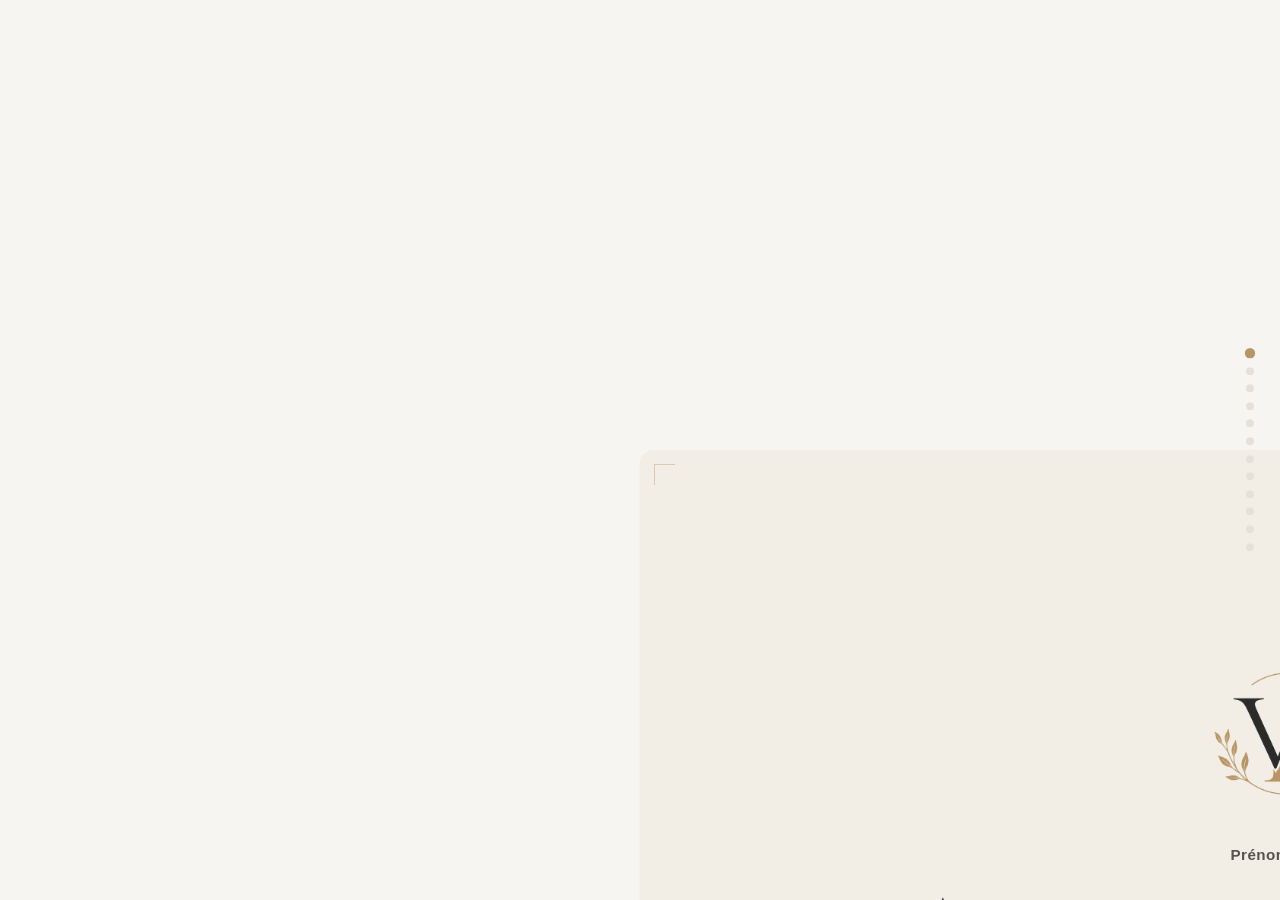
<file: index.html>
<!DOCTYPE html>
<html lang="fr">
<head>
<meta charset="UTF-8">
<meta name="viewport" content="width=device-width, initial-scale=1">
<title>Accompagnement patrimonial</title>
<link rel="icon" href="assets/logo-transparent.png">
<link rel="preconnect" href="https://fonts.googleapis.com">
<link rel="preconnect" href="https://fonts.gstatic.com" crossorigin>
<link href="https://fonts.googleapis.com/css2?family=Bodoni+Moda:wght@400;500;700&family=Nunito+Sans:wght@400;500;600;700&display=swap" rel="stylesheet">
<link rel="stylesheet" href="css/theme.css">
<link rel="stylesheet" href="css/slides.css">
<link rel="stylesheet" href="css/chapitre.css">
</head>
<body>

<nav class="nav-dots" id="navDots" aria-label="Navigation des diapositives"></nav>

<main id="deck" class="deck"></main>

<script type="module" src="js/app.js"></script>
</body>
</html>
</file>
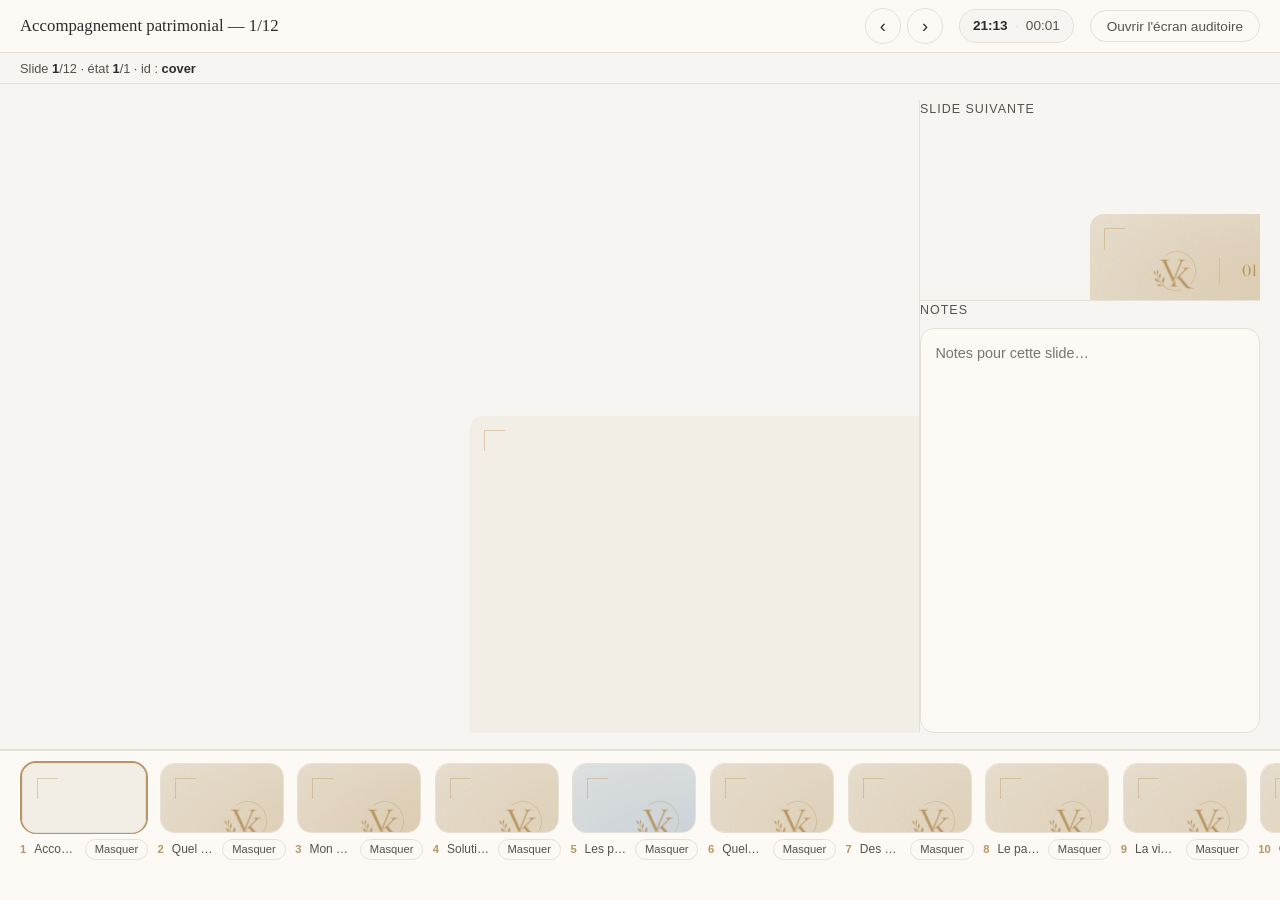
<file: presenter.html>
<!DOCTYPE html>
<html lang="fr">
<head>
<meta charset="UTF-8">
<meta name="viewport" content="width=device-width, initial-scale=1">
<title>Accompagnement patrimonial — présentateur</title>
<link rel="icon" href="assets/logo-transparent.png">
<link rel="preconnect" href="https://fonts.googleapis.com">
<link rel="preconnect" href="https://fonts.gstatic.com" crossorigin>
<link href="https://fonts.googleapis.com/css2?family=Bodoni+Moda:wght@400;500;700&family=Nunito+Sans:wght@400;500;600;700&display=swap" rel="stylesheet">
<link rel="stylesheet" href="css/theme.css">
<link rel="stylesheet" href="css/slides.css">
<link rel="stylesheet" href="css/chapitre.css">
<link rel="stylesheet" href="css/presenter.css">
<link rel="stylesheet" href="css/pointer.css">
</head>
<body>

<div class="presenter">
  <header class="presenter__toolbar">
    <p class="presenter__title" id="presenterTitle">Accompagnement patrimonial — présentateur</p>
    <div class="presenter__nav" id="presenterNav">
      <button type="button" class="presenter__nav-btn" id="navPrev" aria-label="Étape précédente">‹</button>
      <button type="button" class="presenter__nav-btn" id="navNext" aria-label="Étape suivante">›</button>
    </div>
    <div class="presenter__timer" id="presenterTimer" title="Heure actuelle · temps écoulé depuis l'ouverture">
      <span class="presenter__clock" id="presenterClock">--:--</span>
      <span class="presenter__timer-sep" aria-hidden="true">·</span>
      <span class="presenter__elapsed" id="presenterElapsed">00:00</span>
    </div>
    <button type="button" class="presenter__open-btn" id="openAudience">Ouvrir l'écran auditoire</button>
  </header>

  <!-- Repère slide/état/id, jamais tronqué (contrairement à
       presenter__title, réduit par ellipsis dans une toolbar étroite) —
       pour désigner précisément une slide/un état lors d'un retour. -->
  <p class="presenter__position" id="presenterPosition"></p>

  <div class="presenter__main">
    <section class="presenter__current presenter-preview" id="presenterCurrent"></section>

    <div class="splitter splitter--x" id="splitterSidebar" role="separator" aria-orientation="vertical" aria-label="Redimensionner le panneau latéral" tabindex="0"></div>

    <aside class="presenter__side">
      <div class="presenter__block presenter__block--next">
        <p class="presenter__block-label">Slide suivante</p>
        <div class="presenter__next presenter-preview" id="presenterNext"></div>
      </div>

      <div class="splitter splitter--y" id="splitterNext" role="separator" aria-orientation="horizontal" aria-label="Redimensionner l'aperçu de la slide suivante" tabindex="0"></div>

      <div class="presenter__block presenter__block--grow">
        <p class="presenter__block-label">Notes</p>
        <textarea class="presenter__notes" id="presenterNotes" placeholder="Notes pour cette slide…"></textarea>
      </div>
    </aside>
  </div>

  <div class="splitter splitter--y" id="splitterThumbs" role="separator" aria-orientation="horizontal" aria-label="Redimensionner le bandeau de miniatures" tabindex="0"></div>

  <nav class="presenter__thumbs" id="presenterThumbs" aria-label="Navigation rapide"></nav>
</div>

<div class="pointer-dot" id="presenterPointerDot"></div>

<script type="module" src="js/presenter.js"></script>
</body>
</html>
</file>
<file: css/theme.css>
/* Design tokens — palette extraite du logo (assets/logo-transparent.png) */
:root {
  --color-ink: #2c2c2b;
  --color-ink-soft: #55534d;
  --color-gold: #b89565;
  --color-gold-soft: #d9c4a3;
  /* Blanc cassé, jamais blanc pur (charte CLAUDE.md) */
  --color-paper: #fdfaf5;
  --color-paper-alt: #f7f5f1;
  --color-line: #e6e1d8;

  /* Alignées sur --serif / --sans de styles.css (site victorkieny.fr) — voir CLAUDE.md */
  --font-display: "Bodoni 72 Display", "Bodoni 72", Didot, "Bodoni 72 Smallcaps", Georgia, serif;
  --font-body: "Avenir Next", Avenir, Helvetica, Arial, sans-serif;

  /* En "cqw" (% de la largeur de .slide__stage, le container query de
     la scène 16:9) plutôt qu'en vw : le contenu doit se mettre à
     l'échelle par rapport à la scène, pas au viewport, sinon les
     proportions cassent dès que la scène est plus petite que l'écran
     (letterboxing). Uniquement utilisés à l'intérieur de .slide__stage.
     Échelle unique, réutilisée partout (charte CLAUDE.md) — space-0 pour
     les micro-écarts, jusqu'à space-4 pour le padding de la scène. */
  --space-0: clamp(0.25rem, 0.3cqw + 0.15rem, 0.4rem);
  --space-1: clamp(0.5rem, 0.5cqw + 0.4rem, 0.75rem);
  --space-2: clamp(0.9rem, 1cqw + 0.6rem, 1.4rem);
  --space-3: clamp(1.5rem, 2cqw + 1rem, 2.5rem);
  --space-4: clamp(2.5rem, 4cqw + 1rem, 4.5rem);

  /* Rayon unique pour toutes les cartes ; les boutons/badges utilisent
     une pilule (999px), jamais une troisième valeur improvisée. */
  --radius: 14px;
  /* Bordure fine = dispositif principal ; l'ombre n'est qu'un souffle,
     pas une ombre marquée (charte CLAUDE.md). */
  --shadow-card: 0 1px 2px rgba(44, 44, 43, 0.05);

  /* ---------- Système "chapitrage" (handoff design_handoff_slide_patrimoine +
     slides assurance vie) ----------
     Palette et polices du système à chapitres numérotés (01 Constat, 02
     Recommandations, 03 Mise en œuvre — fond encre/papier alterné),
     partagé par tous les gabarits de ce système (Constat, Assurance vie,
     futurs PER/SCPI...). Volontairement distinctes des tokens ci-dessus
     (--color-ink, --font-display...) utilisés par cover/intro, pour ne
     pas modifier ces slides existantes — voir CLAUDE.md pour la charte à
     jour de ce système. */
  --encre: #2b251e;
  --encre-rgb: 43, 37, 30;
  --papier: #f2eee6;
  --papier-rgb: 242, 238, 230;
  --or: #b99761;
  --or-rgb: 185, 151, 97;
  --or-clair: #c7ae89;
  --bleu: #6f8ba7;
  --bleu-rgb: 111, 139, 167;
  --bleu-clair: #9eb2c4;
  --gris-papier: #ded7cc;
  /* Vert sobre et désaturé, même registre que --bleu (S/L similaires) —
     "non imposé" sur le schéma de la slide Fiscalité des rachats. Pas un
     vert "validation" saturé : reste dans la famille de couleurs du
     système, pas un code couleur d'interface. */
  --vert: #7a9c83;
  --vert-rgb: 122, 156, 131;
  /* Rouge sobre et désaturé, même registre que --vert/--bleu — repère de
     perte/fiscalité sur le schéma illustratif "Impact fiscal" (ce que la
     flat tax prélève). Pas un rouge d'alerte saturé. */
  --rouge: #a86257;
  --rouge-rgb: 168, 98, 87;
  /* Rose sobre et désaturé, même registre que --rouge/--vert/--bleu —
     repère de "Stellium Placement" (logo fourni par Victor : rose vif,
     #f1286f environ), désaturé à la même intensité que le reste de cette
     famille de couleurs plutôt que repris tel quel (le rose du logo,
     saturé, jurerait avec les teintes volontairement sourdes du système). */
  --rose: #ac6b82;
  --rose-rgb: 172, 107, 130;
  /* Rose pâle — même teinte/saturation que --rose, plus clair (L 64% au
     lieu de 55%) : repère d'"Économie d'impôts" sur dynamiser.js (retour
     de Victor, qui avait d'abord demandé un turquoise, remplacé ici par
     ce rose pâle). Une première version à L 78% "faisait trop fade"
     (retour de Victor) — resserré pour rester lisible à pleine opacité. */
  --rose-pale: #bd899c;
  --rose-pale-rgb: 189, 137, 156;

  --font-serif-chapitre: "Bodoni Moda", Didot, Georgia, serif;
  --font-sans-chapitre: "Avenir Next", Avenir, "Nunito Sans", Helvetica, sans-serif;

  /* Durée/courbe uniques pour toutes les transitions et révélations
     animées du système "chapitrage" — définies une seule fois ici,
     réutilisées partout (charte CLAUDE.md, Craft) plutôt qu'une valeur
     différente par slide. --chap-duration-fade : changements d'état
     discrets (couleur, opacité — ex. le rail d'étapes). --chap-duration-
     move / --chap-ease-move : révélations avec mouvement (apparition
     d'un bloc, remplissage d'une cuve, déploiement d'un schéma) —
     dépassent le plafond général de 200ms du Craft, en exception
     assumée et documentée pour ce cas précis (mouvement continu, pas un
     simple fondu). */
  --chap-duration-fade: 180ms;
  --chap-duration-move: 420ms;
  --chap-ease-move: cubic-bezier(0.4, 0, 0.2, 1);

  /* Grain de papier (Prez-R1) — bruit procédural (SVG feTurbulence,
     encodé en data-URI, pas un fichier externe) posé en overlay-blend
     sur le fond de chaque slide (voir .slide__stage dans chapitre.css) :
     un aplat CSS pur lit toujours comme un écran plat, une texture
     donne le grain "papier physique". Volontairement resserré autour du
     gris neutre (l'overlay n'a alors presque aucun effet) pour rester
     discret des deux côtés de l'alternance papier/encre — un bruit trop
     contrasté assombrirait ou éclaircirait le fond au lieu de le
     texturer. */
  --grain-texture: url("[data-uri]");
}

* { box-sizing: border-box; }

html, body {
  height: 100%;
  margin: 0;
  padding: 0;
}

body {
  background: var(--color-paper-alt);
  color: var(--color-ink);
  font-family: var(--font-body);
  line-height: 1.5; /* texte courant : interligne confortable (charte CLAUDE.md) */
  -webkit-font-smoothing: antialiased;
}

h1, h2, h3 {
  font-family: var(--font-display);
  font-weight: 600;
  letter-spacing: -0.01em; /* tracking légèrement négatif (charte CLAUDE.md) */
  line-height: 1.15; /* interligne serré */
  margin: 0;
  color: var(--color-ink);
}

p { margin: 0; }

ul, ol { margin: 0; padding: 0; list-style: none; }

img { max-width: 100%; display: block; }
</file>
<file: css/slides.css>
/* ---------- Deck shell ----------
   Chaque slide est verrouillée sur un ratio 16:9 fixe (.slide__stage),
   comme une vraie diapositive : elle s'adapte à l'écran sans jamais
   dépasser la hauteur disponible, ni changer de forme.

   Rendu inconditionnel à la largeur de référence (1280px, où les cqw et
   les planchers de lisibilité font-size:max(Npx, Mcqw) — voir l'en-tête
   de chapitre.css — se comportent tous deux exactement pareil), puis
   réduit globalement par transform:scale — jamais de recalcul de mise
   en page selon l'écran. Avant, ce repli n'existait que sous un seuil de
   taille (mobile) ; au-dessus, .slide__stage prenait sa taille réelle et
   ses cqw réagissaient à CETTE largeur-là, jamais tout à fait la même
   d'un écran à l'autre — d'où des écarts visuellement différents
   (planchers atteints ou non) selon le format. Toujours actif
   maintenant : la scène rendue est bit pour bit identique quelle que
   soit la fenêtre, seul le facteur d'agrandissement change (même
   principe que .stage-preview pour les miniatures, voir presenter.css). */

.deck {
  height: 100vh;
  height: 100dvh;
  overflow-y: auto;
  scroll-snap-type: y mandatory;
}

.slide {
  --mobile-gutter: 12px;
  height: 100vh;
  height: 100dvh;
  width: 100%;
  scroll-snap-align: start;
  scroll-snap-stop: always;
  display: block;
  position: relative;
  padding: 0;
  box-sizing: border-box;
  background: var(--color-paper-alt);
}

.slide__stage {
  container: stage / size;
  aspect-ratio: 16 / 9;
  position: relative;
  background: var(--color-paper);
  border-radius: var(--radius);
  box-shadow: var(--shadow-card);
  overflow: hidden;
}

/* Scopé à .slide > .slide__stage (pas .slide__stage seul) : les
   panneaux d'aperçu du présentateur (.presenter-preview, voir
   presenter.css) et les miniatures (.stage-preview) rendent aussi un
   .slide__stage mais ne sont pas des .slide — --mobile-gutter n'y est
   pas défini, et leur propre verrou (basé sur leur container, pas le
   viewport) s'applique déjà, voir .presenter-preview .slide__stage et
   .stage-preview .slide__stage. */
.slide > .slide__stage {
  position: absolute;
  top: 50%;
  left: 50%;
  width: 1280px;
  max-width: none;
  max-height: none;
  transform-origin: center center;
  transform: translate(-50%, -50%) scale(min(
    calc((100dvw - 2 * var(--mobile-gutter)) / 1280px),
    calc((100dvh - 2 * var(--mobile-gutter)) / 720px)
  ));
}

.slide__content {
  height: 100%;
  width: 100%;
  box-sizing: border-box;
  padding: var(--space-3) var(--space-4);
  display: flex;
  flex-direction: column;
  min-height: 0;
}

.slide--cover .slide__content {
  align-items: center;
  justify-content: center;
  text-align: center;
}

/* ---------- Nav dots ---------- */

.nav-dots {
  position: fixed;
  top: 50%;
  right: clamp(0.75rem, 2vw, 1.75rem);
  transform: translateY(-50%);
  display: flex;
  flex-direction: column;
  gap: 0.6rem;
  z-index: 10;
}

.nav-dots a {
  width: 8px;
  height: 8px;
  border-radius: 50%;
  background: var(--color-line);
  border: 1px solid transparent;
  transition: background 0.2s ease, transform 0.2s ease;
}

.nav-dots a.is-active {
  background: var(--color-gold);
  transform: scale(1.3);
}

@media (max-width: 640px) {
  .nav-dots { display: none; }
}

/* ---------- Cover slide ---------- */

/* Même fond clair que les slides de chapitre "Recommandations" (--papier,
   voir chapitre.css) — pas le --color-paper par défaut de .slide__stage
   (palette pré-charte, legèrement différente : #fdfaf5 vs #f2eee6). La
   typographie de cette slide garde ses propres tokens historiques
   (--color-ink, --font-display...) le temps d'une décision explicite sur
   leur avenir (voir CLAUDE.md, Historique) ; seul le fond est aligné ici. */
.slide__stage.slide--cover {
  background: var(--papier);
}

.cover {
  display: flex;
  flex-direction: column;
  align-items: center;
  gap: var(--space-2);
  max-width: 40rem;
}

.cover__logo {
  width: clamp(90px, 12cqw, 140px);
  margin-bottom: var(--space-2);
}

.cover__kicker {
  /* Pas de majuscules systématiques (charte CLAUDE.md) ; distinction par
     la taille, l'espacement et le poids plutôt que la casse. L'or reste
     réservé aux totaux/chiffres clés, pas à un simple repère textuel. */
  font-size: clamp(0.8rem, 0.4cqw + 0.7rem, 0.95rem);
  letter-spacing: 0.03em;
  color: var(--color-ink-soft);
  font-weight: 600;
}

.cover__title {
  /* Texte de narration fixe (copie du système, pas de donnée client) :
     nowrap + repli borné plutôt que le wrap normalement utilisé pour les
     titres pouvant contenir du texte client (voir CLAUDE.md, Mise en
     page) — rétrécit jusqu'au plancher plutôt que de passer à la ligne.
     Police alignée sur .chap-title (--font-serif-chapitre) pour que ce
     titre s'écrive comme "Assurance vie" (section-title) — seule la
     typo est reprise ici, le reste de la slide garde ses tokens
     historiques (voir CLAUDE.md, Historique). */
  font-family: var(--font-serif-chapitre);
  font-weight: 400;
  letter-spacing: -0.025em;
  font-size: clamp(2rem, 3cqw + 1.2rem, 3.4rem);
  line-height: 1.15;
  white-space: nowrap;
}

.cover__meta {
  color: var(--color-ink-soft);
  font-size: clamp(0.9rem, 0.4cqw + 0.8rem, 1.05rem);
}

/* ---------- Shared slide header ---------- */

.slide__header {
  flex: none;
  display: flex;
  align-items: baseline;
  justify-content: space-between;
  flex-wrap: wrap;
  gap: var(--space-2);
  margin-bottom: var(--space-3);
}

.reset-btn {
  border: 1px solid var(--color-line);
  background: var(--color-paper);
  color: var(--color-ink-soft);
  font-size: 0.8rem;
  padding: var(--space-0) var(--space-2);
  border-radius: 999px;
  cursor: pointer;
}

.reset-btn:hover {
  border-color: var(--color-gold);
  color: var(--color-gold);
}

.slide__eyebrow {
  display: block;
  font-size: 0.85rem;
  letter-spacing: 0.03em;
  color: var(--color-ink-soft);
  font-weight: 600;
  margin-bottom: var(--space-1);
}

.slide__header h2 {
  font-size: clamp(1.6rem, 1.6cqw + 1.1rem, 2.4rem);
}

/* ---------- KPI row ----------
   Toujours 3 colonnes égales : la scène garde une forme 16:9 fixe, donc
   pas d'empilement mobile — le contenu se met à l'échelle, il ne
   réorganise pas la grille. */

.kpi-row {
  flex: none;
  display: grid;
  grid-template-columns: repeat(3, 1fr);
  gap: var(--space-2);
  margin-bottom: var(--space-3);
}

.kpi-card {
  background: var(--color-paper);
  border: 1px solid var(--color-line);
  border-radius: var(--radius);
  box-shadow: var(--shadow-card);
  padding: var(--space-2);
}

.kpi-card__label {
  font-size: 0.9rem;
  color: var(--color-ink-soft);
  margin-bottom: var(--space-0);
}

.kpi-card__value {
  font-family: var(--font-display);
  font-size: clamp(1.5rem, 1.4cqw + 1rem, 2.1rem);
  font-weight: 600;
  line-height: 1.2;
}

.kpi-card__value-row {
  display: flex;
  align-items: baseline;
  gap: var(--space-0);
}

.kpi-card__unit {
  color: var(--color-ink-soft);
  font-size: 0.95rem;
}

.kpi-card__caption {
  font-size: 0.78rem;
  color: var(--color-ink-soft);
  margin-top: var(--space-0);
}

.kpi-card__input {
  width: 100%;
  min-width: 0;
  border: none;
  border-bottom: 1px dashed var(--color-line);
  background: transparent;
  font-family: var(--font-display);
  font-size: clamp(1.5rem, 1.4cqw + 1rem, 2.1rem);
  font-weight: 600;
  line-height: 1.2;
  color: var(--color-ink);
  padding: 0.1rem 0;
  appearance: textfield;
  -moz-appearance: textfield;
}

.kpi-card__input::-webkit-outer-spin-button,
.kpi-card__input::-webkit-inner-spin-button {
  -webkit-appearance: none;
  margin: 0;
}

.kpi-card__input:hover {
  border-bottom-color: var(--color-gold-soft);
}

.kpi-card__input:focus {
  outline: none;
  border-bottom-color: var(--color-gold);
  background: var(--color-paper-alt);
}

/* Couleurs de marque uniquement (charte CLAUDE.md) : pas de vert/rouge
   sémantique. "Bonne nouvelle" s'exprime en or (comme un chiffre clé),
   l'écart à combler reste neutre en encre — le texte porte le sens, la
   couleur ne fait que le renforcer légèrement. */
.kpi-card__badge {
  display: inline-block;
  margin-top: var(--space-1);
  font-size: 0.78rem;
  font-weight: 600;
  color: var(--color-gold);
  background: color-mix(in srgb, var(--color-gold) 14%, transparent);
  padding: var(--space-0) var(--space-1);
  border-radius: 999px;
}

.kpi-card__badge--warn {
  color: var(--color-ink-soft);
  background: color-mix(in srgb, var(--color-ink) 8%, transparent);
}

/* ---------- Intro grid (3 panels) ----------
   Occupe toute la hauteur restante de la scène (flex: 1, min-height: 0)
   ; les 3 panneaux s'étirent à la même hauteur (stretch, par défaut en
   grid). Chaque panneau est lui-même une colonne flex dont seule la
   zone de contenu variable (liste/tableau) défile — voir .scroll-fade. */

.intro-grid {
  flex: 1 1 auto;
  min-height: 0;
  display: grid;
  grid-template-columns: 1.2fr 1fr 1fr;
  gap: var(--space-2);
}

.panel {
  display: flex;
  flex-direction: column;
  min-height: 0;
  background: var(--color-paper);
  border: 1px solid var(--color-line);
  border-radius: var(--radius);
  box-shadow: var(--shadow-card);
  padding: var(--space-2);
  overflow: hidden;
}

.panel h3 {
  flex: none;
  font-size: 1rem;
  line-height: 1.2;
  font-family: var(--font-body);
  font-weight: 700;
  display: flex;
  align-items: baseline;
  justify-content: space-between;
  margin-bottom: var(--space-2);
  padding-bottom: var(--space-1);
  border-bottom: 1px solid var(--color-line);
}

.panel__total {
  /* La hiérarchie vient d'abord de la taille/du poids (plus grand, plus
     gras que le label "Actifs" qui le précède) ; l'or ne fait que
     renforcer un chiffre qui se distinguerait déjà sans lui
     (charte CLAUDE.md : hiérarchie par le poids/la taille, pas la
     couleur — l'or reste réservé aux totaux). */
  font-family: var(--font-display);
  font-size: 1.15em;
  font-weight: 700;
  color: var(--color-gold);
}

/* ---------- Contenu de longueur variable (scroll interne) ----------
   À appliquer par défaut à toute liste/tableau dont le nombre de lignes
   dépend du client (actifs, contrats, comparatifs...) à l'intérieur
   d'un panneau flex-colonne : la zone remplit l'espace restant du
   panneau et défile en interne au lieu d'agrandir la slide. Le
   dégradé en bas n'apparaît que s'il reste du contenu caché à faire
   défiler (technique CSS pure : le calque local masque l'indice une
   fois arrivé en bas, pas besoin de JS pour le détecter). */

.scroll-fade {
  flex: 1 1 auto;
  min-height: 0;
  overflow-y: auto;
  background-image:
    linear-gradient(var(--color-paper), var(--color-paper)),
    linear-gradient(to top, color-mix(in srgb, var(--color-ink) 16%, transparent), transparent);
  background-repeat: no-repeat;
  background-position: bottom, bottom;
  background-size: 100% 1.75rem, 100% 1.75rem;
  background-attachment: local, scroll;
}

/* Actifs list */

.actifs-list li {
  display: flex;
  justify-content: space-between;
  align-items: baseline;
  gap: var(--space-1);
  padding: var(--space-1) 0;
  border-bottom: 1px solid var(--color-line);
}

.actifs-list li:last-child { border-bottom: none; }

.actifs-list__text { min-width: 0; }

.actifs-list__name {
  font-weight: 600;
  font-size: 0.92rem;
}

.actifs-list__detail {
  font-size: 0.78rem;
  color: var(--color-ink-soft);
  overflow-wrap: break-word;
}

.actifs-list__amount {
  flex: none;
  font-weight: 600;
  white-space: nowrap;
  font-variant-numeric: tabular-nums;
  font-size: 0.92rem;
}

.actifs-list__amount-row {
  display: flex;
  align-items: baseline;
  gap: var(--space-0);
  flex: none;
}

.actifs-list__amount-input {
  width: 5.5rem;
  border: none;
  border-bottom: 1px dashed transparent;
  background: transparent;
  font-weight: 600;
  text-align: right;
  font-variant-numeric: tabular-nums;
  font-size: 0.92rem;
  color: var(--color-ink);
  padding: 0.1rem 0;
  appearance: textfield;
  -moz-appearance: textfield;
}

.actifs-list__amount-input::-webkit-outer-spin-button,
.actifs-list__amount-input::-webkit-inner-spin-button {
  -webkit-appearance: none;
  margin: 0;
}

.actifs-list__amount-input:hover {
  border-bottom-color: var(--color-line);
}

.actifs-list__amount-input:focus {
  outline: none;
  border-bottom-color: var(--color-gold);
  background: var(--color-paper-alt);
}

/* Répartition (donut) */

.panel--repartition {
  align-items: center;
  justify-content: center;
  text-align: center;
}

.donut {
  flex: none;
  width: clamp(120px, 14cqw, 170px);
  aspect-ratio: 1;
  border-radius: 50%;
  background: conic-gradient(
    var(--color-gold) 0 calc(var(--pct-financiere) * 1%),
    var(--color-ink) calc(var(--pct-financiere) * 1%) 100%
  );
  display: flex;
  align-items: center;
  justify-content: center;
  margin: var(--space-1) 0 var(--space-2);
}

.donut__hole {
  width: 58%;
  aspect-ratio: 1;
  border-radius: 50%;
  background: var(--color-paper);
}

.legend {
  width: 100%;
  display: flex;
  flex-direction: column;
  gap: var(--space-1);
}

.legend li {
  display: flex;
  align-items: center;
  gap: var(--space-1);
  font-size: 0.88rem;
  line-height: 1.2;
  text-align: left;
}

.legend strong {
  margin-left: auto;
  font-variant-numeric: tabular-nums;
}

.dot {
  width: 10px;
  height: 10px;
  border-radius: 3px;
  flex: none;
}

.dot--financiere { background: var(--color-gold); }
.dot--bancaire { background: var(--color-ink); }

/* Objectifs */

.objectifs-list li {
  display: flex;
  align-items: flex-start;
  gap: var(--space-1);
  padding: var(--space-1) 0;
  border-bottom: 1px solid var(--color-line);
  font-size: 0.95rem;
}

.objectifs-list li:last-child { border-bottom: none; }

.objectifs-list__num {
  flex: none;
  width: 22px;
  height: 22px;
  border-radius: 50%;
  background: var(--color-ink);
  color: var(--color-paper);
  font-size: 0.75rem;
  font-weight: 700;
  display: flex;
  align-items: center;
  justify-content: center;
}

.objectifs-list__text {
  flex: 1;
  min-width: 0;
  border-bottom: 1px dashed transparent;
}

.objectifs-list__text:hover {
  border-bottom-color: var(--color-line);
}

.objectifs-list__text:focus {
  outline: none;
  border-bottom-color: var(--color-gold);
  background: var(--color-paper-alt);
}

.objectifs-list__delete {
  flex: none;
  border: none;
  background: transparent;
  color: var(--color-ink-soft);
  font-size: 1rem;
  line-height: 1;
  cursor: pointer;
  padding: var(--space-0);
  border-radius: 999px; /* même pilule que les autres boutons — un seul rayon hors-carte */
}

.objectifs-list__delete:hover {
  color: var(--color-ink);
  background: var(--color-paper-alt);
}

.add-btn {
  flex: none;
  display: block;
  width: 100%;
  margin-top: var(--space-2);
  border: 1px dashed var(--color-line);
  background: transparent;
  color: var(--color-ink-soft);
  font-size: 0.85rem;
  padding: var(--space-1);
  border-radius: 999px; /* même pilule que les autres boutons — un seul rayon hors-carte */
  cursor: pointer;
}

.add-btn:hover {
  border-color: var(--color-gold);
  color: var(--color-gold);
}
</file>
<file: css/chapitre.css>
/* Système "chapitrage" — handoff design_handoff_slide_patrimoine +
   slides assurance vie. Partagé par tous les gabarits à chapitres
   numérotés (01 Constat, 02 Recommandations, 03 Mise en œuvre).

   Toutes les valeurs de référence (px, à 1280 de large) sont converties
   en cqw sur la base 1cqw = 12.8px à 1280px (100cqw = 1280px) : à la
   largeur de référence, chaque valeur est donc pixel-exacte au handoff ;
   en dessous ou au-dessus, tout se met à l'échelle proportionnellement
   ensemble (texte compris), sans recalcul de mise en page — l'équivalent
   du transform:scale() recommandé par les handoffs, obtenu ici par
   container query CSS (voir .slide__stage dans slides.css) plutôt que
   par un scale du DOM, pour un rendu de texte net à toute taille.
   Un palier de secours (max(floor, Ncqw)) est ajouté aux grandes valeurs
   d'affichage pour rester lisible sur une scène très réduite.

   --chap-ink-rgb porte la couleur de texte/trait de chaque slide (encre
   sur fond papier, papier sur fond encre), posée une fois sur
   .slide__stage.slide--<type> ci-dessous ; tout le reste (rail, rail
   d'étapes, contenu) l'hérite plutôt que de choisir sa propre couleur —
   un futur gabarit sur fond encre n'a qu'à changer cette seule valeur. */

/* ---------- Fond par gabarit ---------- */

/* Sélecteur composé (pas de descendance) : .slide__stage et
   .slide--<type> sont posées sur le même élément par
   deck.js:renderStageHtml ("slide__stage slide--<type>"), pas sur deux
   nœuds parent/enfant — un sélecteur avec espace ne matcherait rien. */
.slide__stage.slide--constat,
.slide__stage.slide--cloture-reflexion,
.slide__stage.slide--cloture-detail {
  background: var(--grain-texture), var(--encre);
  background-size: 200px 200px, auto;
  background-repeat: repeat, no-repeat;
  background-blend-mode: overlay, normal;
  --chap-ink-rgb: var(--papier-rgb);
}

.slide__stage.slide--cadre-relation,
.slide__stage.slide--mon-metier,
.slide__stage.slide--reseau-prodemial,
.slide__stage.slide--partenaires,
.slide__stage.slide--benefices,
.slide__stage.slide--conditions,
.slide__stage.slide--patrimoine,
.slide__stage.slide--vie-patrimoine,
.slide__stage.slide--dynamiser,
.slide__stage.slide--criteres,
.slide__stage.slide--section-title,
.slide__stage.slide--chap-regles,
.slide__stage.slide--epargne-dormante,
.slide__stage.slide--deux-poches,
.slide__stage.slide--impact-fiscal,
.slide__stage.slide--fiscalite-rachats,
.slide__stage.slide--transmission,
.slide__stage.slide--scpi-mecanisme,
.slide__stage.slide--scpi-cadence,
.slide__stage.slide--atouts,
.slide__stage.slide--scpi-financement,
.slide__stage.slide--financement-fiscalite,
.slide__stage.slide--financement-duree,
.slide__stage.slide--financement-synthese,
.slide__stage.slide--per-simulation,
.slide__stage.slide--per-exemples,
.slide__stage.slide--formule {
  /* Grain (voir --grain-texture, theme.css) + vignette très discrète
     (un wash doré émanant du coin haut-gauche, là où se trouve déjà le
     repère de coin/logo, qui s'estompe avant le milieu de la scène) —
     de la texture et de la profondeur, pas un aplat uni ni un "hero
     gradient" appuyé. */
  background: var(--grain-texture), radial-gradient(120% 100% at 8% 0%, rgba(185, 151, 97, 0.06), transparent 55%), var(--papier);
  background-size: 200px 200px, auto, auto;
  background-repeat: repeat, no-repeat, no-repeat;
  background-blend-mode: overlay, normal, normal;
  --chap-ink-rgb: var(--encre-rgb);
}

.slide--constat .slide__content,
.slide--cloture-reflexion .slide__content,
.slide--cloture-detail .slide__content,
.slide--cadre-relation .slide__content,
.slide--mon-metier .slide__content,
.slide--reseau-prodemial .slide__content,
.slide--partenaires .slide__content,
.slide--benefices .slide__content,
.slide--conditions .slide__content,
.slide--patrimoine .slide__content,
.slide--vie-patrimoine .slide__content,
.slide--dynamiser .slide__content,
.slide--section-title .slide__content,
.slide--chap-regles .slide__content,
.slide--epargne-dormante .slide__content,
.slide--deux-poches .slide__content,
.slide--impact-fiscal .slide__content,
.slide--fiscalite-rachats .slide__content,
.slide--transmission .slide__content,
.slide--scpi-mecanisme .slide__content,
.slide--scpi-cadence .slide__content,
.slide--atouts .slide__content,
.slide--scpi-financement .slide__content,
.slide--financement-fiscalite .slide__content,
.slide--financement-duree .slide__content,
.slide--financement-synthese .slide__content,
.slide--per-simulation .slide__content,
.slide--per-exemples .slide__content,
.slide--formule .slide__content {
  padding: 0;
  color: rgb(var(--chap-ink-rgb));
}

/* ---------- Rail d'en-tête (partagé) ---------- */

.chap-rail {
  flex: none;
  display: flex;
  align-items: center;
  justify-content: space-between;
  gap: 2.34375cqw;
  padding-bottom: 1.09375cqw;
  border-bottom: 0.078125cqw solid rgba(var(--chap-ink-rgb), 0.22);
}

.chap-rail__left {
  display: flex;
  align-items: center;
  gap: 1.71875cqw;
}

.chap-logo {
  height: 3.28125cqw;
  width: auto;
  display: block;
  flex: none;
}

.chap-logo-sep {
  flex: none;
  width: 0.078125cqw;
  height: 2.03125cqw;
  background: rgba(199, 174, 137, 0.5);
}

.chap-nav {
  display: flex;
  align-items: baseline;
  gap: 2.03125cqw;
}

.chap-nav__item {
  display: flex;
  align-items: baseline;
  gap: 0.78125cqw;
  opacity: 0.34;
}

.chap-nav__item--active {
  opacity: 1;
}

.chap-nav__num {
  font-family: var(--font-serif-chapitre);
  font-weight: 400;
  font-size: 1.171875cqw;
  line-height: 1;
}

.chap-nav__item--active .chap-nav__num {
  color: var(--or);
}

.chap-nav__label {
  font-weight: 700;
  font-size: 0.8203125cqw;
  line-height: 1;
  letter-spacing: 0.22em;
  text-transform: uppercase;
  white-space: nowrap;
}

.chap-nav__item--active .chap-nav__label {
  color: rgba(var(--chap-ink-rgb), 0.78);
}

.chap-meta {
  flex: none;
  font-weight: 450;
  font-size: 0.9765625cqw;
  line-height: 1;
  white-space: nowrap;
  color: rgba(var(--chap-ink-rgb), 0.45);
}

/* ---------- Rail d'étapes imbriqué (RailEtapes.dc.html) ----------
   Paramétrique : nombre d'étapes et libellés variables (voir
   js/slides/_chapitre.js renderRailEtapes). Réutilisable tel quel pour
   PER, SCPI — rien de spécifique à l'assurance vie ici. */

.rail-etapes {
  flex: none;
  margin-top: 1.09375cqw;
  display: grid;
  column-gap: 0.9375cqw;
  width: 100%;
}

.rail-step {
  display: flex;
  flex-direction: column;
  gap: 0.703125cqw;
}

.rail-step__track {
  height: 0.15625cqw;
  transition: background var(--chap-duration-fade) linear;
}

.rail-step__row {
  display: flex;
  align-items: baseline;
  gap: 0.625cqw;
}

.rail-step__num {
  font-family: var(--font-serif-chapitre);
  font-weight: 400;
  font-size: 1.171875cqw;
  line-height: 1;
  transition: color var(--chap-duration-fade) linear;
}

.rail-step__label {
  font-weight: 700;
  font-size: 0.7421875cqw;
  line-height: 1;
  letter-spacing: 0.2em;
  text-transform: uppercase;
  white-space: nowrap;
  transition: color var(--chap-duration-fade) linear;
}

.rail-step--now .rail-step__track { background: var(--or); }
.rail-step--past .rail-step__track { background: rgba(var(--chap-ink-rgb), 0.42); }
.rail-step--next .rail-step__track { background: rgba(var(--chap-ink-rgb), 0.13); }

.rail-step--now .rail-step__num { color: var(--or); }
.rail-step--past .rail-step__num { color: rgba(var(--chap-ink-rgb), 0.5); }
.rail-step--next .rail-step__num { color: rgba(var(--chap-ink-rgb), 0.3); }

.rail-step--now .rail-step__label { color: rgba(var(--chap-ink-rgb), 0.85); }
.rail-step--past .rail-step__label { color: rgba(var(--chap-ink-rgb), 0.5); }
.rail-step--next .rail-step__label { color: rgba(var(--chap-ink-rgb), 0.3); }

/* ---------- Titres de narration fixe (nowrap + repli borné) ----------
   Texte écrit par nous, identique pour tout client (charte CLAUDE.md) :
   jamais de wrap, un plancher de taille absorbe les titres inhabituels.
   Réutilisé par tous les gabarits de contenu de ce chapitre. */

.chap-title {
  font-family: var(--font-serif-chapitre);
  font-weight: 400;
  letter-spacing: -0.025em;
  line-height: 1.08;
  text-align: center;
  white-space: nowrap;
}

/* ---------- Sous-titres (généralité) ----------
   Même principe que .chap-title : un seul réglage de taille/couleur pour
   tout texte d'intro sous un titre, réutilisé par les gabarits (voir
   mon-metier__intro, qui ne garde plus que sa marge propre) — pas un
   réglage isolé par slide (retour de Victor : "fais en une généralité").
   1.71875cqw (pas 1.09375cqw à l'origine) : trop petit par rapport au
   reste du texte de la scène (retour de Victor, à plusieurs reprises :
   tendance générale à écrire trop petit sur les slides — s'applique à
   revoir les autres gabarits aussi, pas seulement celui-ci).
   white-space:nowrap (comme .chap-title) : le sous-titre doit toujours
   tenir sur une seule ligne, jamais passer à la ligne — pas de max-width
   ici (ça couperait visuellement le texte en nowrap) ; chaque gabarit
   garde son propre espace disponible via son padding de scène, à
   vérifier au cas par cas si un sous-titre s'avère trop long. */
.chap-subtitle {
  font-size: 1.71875cqw;
  line-height: 1.42;
  color: rgba(var(--chap-ink-rgb), 0.7);
  text-align: center;
  white-space: nowrap;
}

/* ---------- Révélation animée (voir js/reveal.js) ----------
   Un élément neuf dans un état de révélation progressive porte
   data-reveal + la classe .is-entering dans le HTML lui-même (posé par
   le renderer, à l'état "de départ") ; playReveal() retire la classe une
   fois l'élément dans le DOM, ce qui déclenche la transition vers l'état
   normal — seul moyen de "transitionner" ici puisque chaque changement
   d'état remplace tout le HTML de la slide (pas de patch DOM ciblé, donc
   pas de transition CSS spontanée). Un seul vocabulaire visuel partout
   (fondu + léger zoom), pas une variante par slide. */

[data-reveal] {
  transition: opacity var(--chap-duration-move) var(--chap-ease-move),
    transform var(--chap-duration-move) var(--chap-ease-move),
    height var(--chap-duration-move) var(--chap-ease-move),
    width var(--chap-duration-move) var(--chap-ease-move),
    left var(--chap-duration-move) var(--chap-ease-move),
    margin-top var(--chap-duration-move) var(--chap-ease-move),
    background var(--chap-duration-move) var(--chap-ease-move),
    color var(--chap-duration-move) var(--chap-ease-move),
    border-color var(--chap-duration-move) var(--chap-ease-move),
    filter var(--chap-duration-move) var(--chap-ease-move);
}

/* scale(0.985), pas plus marqué : au-delà (0.94 à l'origine), le texte
   qui grossit pendant la transition perd son antialiasing sur Chrome
   (rendu flou le temps du fondu, surtout visible sur du texte en gras/
   grande taille — repéré sur le panneau de "Les atouts") — un zoom aussi
   discret reste perceptible sans ce défaut. */
[data-reveal].is-entering {
  opacity: 0;
  transform: scale(0.985);
}

@media (prefers-reduced-motion: reduce) {
  [data-reveal] {
    transition: none;
  }
}

/* ---------- Repère de coin (Prez-R1) ----------
   Signature discrète, sur TOUTE slide (.slide__stage, pas un type en
   particulier — présentes ET futures) : un fin bracket doré en haut à
   gauche et en bas à droite, comme une marque d'atelier plutôt qu'un
   cadre décoratif complet. --or est un token de thème global (pas
   --chap-ink-rgb, qui s'inverse selon le fond papier/encre de la slide),
   donc la couleur reste constante des deux côtés de l'alternance —
   volontaire : la marque identifie le deck, elle ne commente pas le
   contenu de la slide. pointer-events:none : jamais interactif, jamais
   au-dessus du contenu réel (voir le padding de chaque gabarit, toujours
   supérieur à l'inset ci-dessous). */
.slide__stage::before,
.slide__stage::after {
  content: "";
  position: absolute;
  width: 1.5625cqw;
  height: 1.5625cqw;
  border: 0.078125cqw solid var(--or);
  opacity: 0.4;
  pointer-events: none;
}

.slide__stage::before {
  top: 1.09375cqw;
  left: 1.09375cqw;
  border-right: none;
  border-bottom: none;
}

.slide__stage::after {
  bottom: 1.09375cqw;
  right: 1.09375cqw;
  border-left: none;
  border-top: none;
}

/* ---------- Gabarit "Constat" ---------- */

.constat {
  height: 100%;
  box-sizing: border-box;
  padding: 2.8125cqw 4.84375cqw 4.21875cqw;
  display: flex;
  flex-direction: column;
  font-family: var(--font-sans-chapitre);
}

.constat__title-block {
  flex: none;
  padding-top: 2.03125cqw;
  display: flex;
  flex-direction: column;
  align-items: center;
}

.constat__rule {
  margin-top: 1.5625cqw;
  width: 5.46875cqw;
  height: 0.15625cqw;
  background: var(--or);
  display: block;
}

.constat__title {
  margin: 0;
  max-width: 85%;
  font-family: var(--font-serif-chapitre);
  font-weight: 400;
  font-size: max(1.9rem, 4.0625cqw);
  line-height: 1.08;
  letter-spacing: -0.03em;
  text-align: center;
  color: rgb(var(--chap-ink-rgb));
  /* Le titre Constat peut contenir un nom/texte client non maîtrisé :
     pas de nowrap, il passe à la ligne plutôt que de déborder (charte
     CLAUDE.md, catégorie "texte pouvant contenir des données client"). */
}

.constat__kpis {
  /* Centrés entre le filet or du titre et le diagramme de répartition
     (.constat__enveloppes, margin-top:auto lui aussi) : les deux marges
     auto se partagent également l'espace restant, ce qui centre ce bloc
     dans l'intervalle plutôt que de le coller au titre. */
  margin-top: auto;
  width: 100%;
  display: grid;
  grid-template-columns: 1fr 1px 1fr 1px 1fr;
  column-gap: 3.4375cqw;
  /* Alignées en haut (pas en bas) : un KPI "réelle" avec différentiel
     (constat.js, computeKpiDiffs) est plus haut que les autres — les
     aligner en bas aurait décalé son libellé vers le haut par rapport
     aux deux autres. */
  align-items: start;
}

/* Variante compacte (kpis.length ≠ 3, ex. un seul KPI) : la grille à 3
   colonnes pleine largeur ci-dessus étirerait un unique KPI vers la
   gauche (1ère des 3 colonnes 1fr). En flex centré, chaque KPI garde sa
   largeur de contenu — le groupe se centre sur toute la largeur de la
   scène, quel que soit son nombre d'items. margin-top:auto (au lieu du
   écart fixe ci-dessus) : partagé avec le margin-top:auto de
   .constat__enveloppes, ça place ce groupe à égale distance du filet or
   du titre au-dessus et du diagramme de répartition en dessous.
   align-items:center (pas end) : le repère vertical (.constat__kpi-rule)
   est plus haut que le contenu d'un KPI sans différentiel — centrer
   répartit également le vide au-dessus et en dessous du texte, pour que
   les deux distances (filet du titre -> KPI, KPI -> diagramme) restent
   égales ; "end" collait tout le vide en haut, doublant visuellement le
   premier écart. */
.constat__kpis--compact {
  display: flex;
  justify-content: center;
  align-items: center;
  gap: 3.4375cqw;
  margin-top: auto;
}

/* width explicite : dans la variante grille (.constat__kpis), la largeur
   de ce repère vient de la colonne 1px du grid-template-columns ; en flex
   (.constat__kpis--compact) rien ne la fixe sinon — un <span> vide fait
   0px de large et le repère devient invisible (bug remonté). */
.constat__kpi-rule {
  flex-shrink: 0;
  width: 0.078125cqw;
  background: rgba(var(--chap-ink-rgb), 0.18);
  height: 9.21875cqw;
}

/* Hauteur toujours réservée (voir constat__kpi-rule, seul élément fixe
   de la rangée) : le repère ne change pas de hauteur selon l'état de
   révélation, seul son fond (visible/transparent) change. */
.constat__kpi-rule--hidden {
  background: transparent;
}

/* Toujours rendu en pleine hauteur dès le premier état (voir
   kpiHtml() dans constat.js) : seule l'opacité change tant que le KPI
   n'est pas encore révélé — la ligne (et donc le bloc centré au-dessus
   du diagramme) garde ainsi une hauteur constante du 1er au dernier
   état. */
.constat__kpi--invisible {
  opacity: 0;
}

.constat__kpi {
  display: flex;
  flex-direction: column;
  align-items: center;
  gap: 1.09375cqw;
  text-align: center;
}

.constat__kpi-label {
  font-weight: 700;
  font-size: 0.8203125cqw;
  line-height: 1;
  letter-spacing: 0.18em;
  text-transform: uppercase;
  white-space: nowrap;
}

.constat__kpi-value {
  font-family: var(--font-serif-chapitre);
  font-weight: 400;
  font-size: max(2.2rem, 5.15625cqw);
  line-height: 0.9;
  letter-spacing: -0.05em;
  font-variant-numeric: tabular-nums;
  white-space: nowrap;
}

.constat__kpi-note {
  font-weight: 450;
  font-size: 1.0546875cqw;
  line-height: 1.4;
  white-space: nowrap;
  color: rgba(var(--chap-ink-rgb), 0.6);
}

/* Différentiel réelle/souhaitée (constat.js, computeKpiDiffs) — sous le
   KPI "réelle" uniquement, quand la paire souhaitée/réelle est détectée.
   Même gabarit que .constat__kpi-note ci-dessus (dont il reprend le
   rôle : indication chiffrée secondaire, discrète, sous la valeur). */
.constat__kpi-diff {
  font-weight: 450;
  font-size: 1.0546875cqw;
  line-height: 1.4;
  white-space: nowrap;
  color: rgba(var(--chap-ink-rgb), 0.6);
}

/* Enveloppes (barre + registre), révélées ensemble à l'état 2 — voir
   constat.js. margin-top:auto (comme .constat__objectifs plus bas) :
   flexbox répartit l'espace disponible à parts égales entre les deux
   marges auto de ce conteneur, le bloc se retrouve centré, à égale
   distance des KPI au-dessus et des objectifs en dessous. Toujours
   rendu (même à l'état 1) pour que cette distance ne bouge pas quand le
   bloc apparaît — seule son opacité change, pas sa présence dans le
   flux (même logique que .deux-poches__practice--invisible). */
.constat__enveloppes {
  flex: none;
  margin-top: auto;
  width: 100%;
}

.constat__enveloppes--invisible {
  opacity: 0;
}

.constat__bar {
  flex: none;
  width: 100%;
  display: flex;
  height: 0.9375cqw;
}

.constat__registre {
  flex: none;
  margin-top: 1.09375cqw;
  width: 100%;
  display: grid;
  /* grid-template-columns fixé en style inline (nombre de supports variable,
     3 à 6) — repeat(var(...)) n'est pas fiable dans tous les moteurs CSS. */
  column-gap: var(--registre-gap, 2.03125cqw);
}

.constat__support {
  display: flex;
  flex-direction: column;
  gap: 0.46875cqw;
  padding-top: 1.09375cqw;
  border-top: 0.15625cqw solid transparent;
}

.constat__support--empty {
  height: 0;
}

.constat__support-nom {
  font-weight: 450;
  font-size: 1.328125cqw;
  line-height: 1.1;
}

.constat__support-montant {
  font-family: var(--font-serif-chapitre);
  font-weight: 400;
  font-size: max(1.1rem, 2.03125cqw);
  line-height: 1;
  font-variant-numeric: tabular-nums;
  white-space: nowrap;
}

.constat__support-meta {
  font-weight: 700;
  font-size: 0.78125cqw;
  line-height: 1;
  letter-spacing: 0.12em;
  text-transform: uppercase;
  white-space: nowrap;
  color: rgba(var(--chap-ink-rgb), 0.5);
}

/* Encart objectifs client, sous le registre de supports — c'est ce bloc
   qui absorbe l'espace restant en bas de la scène (margin-top:auto),
   plutôt que .constat__kpis (voir plus haut) : évite un vide au milieu
   de la slide et donne aux objectifs une vraie présence, pas une note de
   bas de page. Liste en grille 2 colonnes plutôt qu'une ligne fondue
   avec des "·" — plus grand, plus lisible. */
.constat__objectifs {
  flex: none;
  margin-top: auto;
  padding-top: 1.5625cqw;
  border-top: 0.078125cqw solid rgba(var(--chap-ink-rgb), 0.18);
  display: flex;
  flex-direction: column;
  gap: 0.9375cqw;
}

/* Toujours dans le flux dès l'état 1 (même logique que
   .constat__enveloppes--invisible) : sa présence pilote
   margin-top:auto, la faire disparaître du DOM décentrerait le bloc
   enveloppes tant qu'elle n'est pas révélée. */
.constat__objectifs--invisible {
  opacity: 0;
}

.constat__objectifs-label {
  font-weight: 700;
  font-size: 0.859375cqw;
  letter-spacing: 0.16em;
  text-transform: uppercase;
  color: rgba(var(--chap-ink-rgb), 0.5);
}

.constat__objectifs-list {
  margin: 0;
  padding: 0;
  list-style: none;
  display: grid;
  grid-template-columns: 1fr 1fr;
  column-gap: 2.34375cqw;
  row-gap: 0.78125cqw;
}

/* Petite puce pleine plutôt que le disque natif des <li> (taille/couleur
   non maîtrisables de la même façon) : un point, pas une décoration,
   coloré comme le texte qu'il introduit. */
.constat__objectif {
  margin: 0;
  padding-left: 1.09375cqw;
  position: relative;
  font-weight: 450;
  font-size: 1.25cqw;
  line-height: 1.4;
  color: rgba(var(--chap-ink-rgb), 0.8);
}

.constat__objectif::before {
  content: "";
  position: absolute;
  left: 0;
  top: 0.5em;
  width: 0.3125cqw;
  height: 0.3125cqw;
  border-radius: 50%;
  background: currentColor;
  opacity: 0.6;
}

/* ---------- Gabarit générique "Titre de section" ----------
   Réutilisable pour PER, SCPI, immobilier : seuls le nom du chapitre et
   la ligne "Recommandation N sur 3" changent. Pas de rail d'étapes (la
   séquence n'est pas encore annoncée). */

.section-title {
  height: 100%;
  box-sizing: border-box;
  padding: 2.8125cqw 4.84375cqw 4.21875cqw;
  display: flex;
  flex-direction: column;
  font-family: var(--font-sans-chapitre);
}

.section-title__body {
  margin: auto 0;
  display: flex;
  flex-direction: column;
  align-items: center;
}

.section-title__rule {
  width: 5.46875cqw;
  height: 0.15625cqw;
  background: var(--or);
  display: block;
}

.section-title__title {
  margin-top: 2.03125cqw;
  font-size: max(2.6rem, 7.1875cqw);
  letter-spacing: -0.035em;
}

.section-title__sub {
  margin-top: 1.71875cqw;
  font-weight: 700;
  font-size: 1.23046875cqw;
  letter-spacing: 0.22em;
  text-transform: uppercase;
  white-space: nowrap;
  color: rgba(var(--chap-ink-rgb), 0.45);
}

/* ---------- Gabarit "Quel cadre pour notre relation ?" (slide 2) ----------
   Une chronologie (ce RDV / le prochain) sur une ligne de temps, pas deux
   cases reliées par une flèche : un jalon par étape (médaillon rond —
   même traitement que mon-metier__orbit-badge, la signature du deck),
   posé sur un trait horizontal, avec son libellé et ses puces dessous.
   Le jalon actif est plein (or), l'autre reste au contour (atténué) —
   même logique now/next que rail-step, transposée à deux jalons de
   chronologie plutôt qu'à un simple repère de progression. */

.cadre-relation {
  position: relative; /* ancre les fonds (position:absolute) — voir .cadre-relation__backdrops */
  height: 100%;
  box-sizing: border-box;
  padding: 2.8125cqw 4.84375cqw 4.21875cqw;
  display: flex;
  flex-direction: column;
  font-family: var(--font-sans-chapitre);
}

/* Fonds teintés par jalon (voir TIMELINE_BACKDROPS dans
   cadre-relation.js) — même mécanisme que mon-metier__backdrops : un
   dégradé radial flou par état, en fondu croisé au clic, jamais une
   photo. z-index:-1 : un enfant positionné se peint normalement AU-
   DESSUS du contenu en flux normal du même parent — un z-index négatif
   est nécessaire pour repasser derrière (même remarque que
   mon-metier__backdrops). */
.cadre-relation__backdrops {
  position: absolute;
  inset: 0;
  z-index: -1;
  overflow: hidden;
}

.cadre-relation__backdrop {
  position: absolute;
  inset: 0;
  transform: scale(1.15);
  filter: blur(3.75cqw);
}

.cadre-relation__header {
  flex: none;
  margin-top: 2.8125cqw;
  display: flex;
  flex-direction: column;
  align-items: center;
  text-align: center;
}

.cadre-relation__rule {
  width: 5.46875cqw;
  height: 0.15625cqw;
  background: var(--or);
  display: block;
}

.cadre-relation__title {
  margin-top: 2.03125cqw;
  white-space: normal;
  /* Même taille que .cover__title (slide 1) — les titres de diapo
     s'écrivent au même gabarit typographique d'un bout à l'autre du
     deck. */
  font-size: clamp(2rem, 3cqw + 1.2rem, 3.4rem);
  letter-spacing: -0.03em;
}

/* Occupe tout l'espace sous le header, centre son unique enfant
   (.cadre-relation__timeline-row) au milieu de CET espace — indépendant
   de la hauteur du header au-dessus (retour de Victor : "centre bien
   verticalement par rapport au titre et au bas de la slide"). Même
   principe que mon-metier__stage : flex-direction:column impératif (pas
   la valeur par défaut "row") pour que justify-content centre sur l'axe
   vertical. */
.cadre-relation__timeline {
  flex: 1;
  min-height: 0;
  display: flex;
  flex-direction: column;
  justify-content: center;
}

/* align-items:flex-start (pas center) : les deux jalons doivent aligner
   leur MARQUEUR sur une même ligne horizontale, quelle que soit la
   hauteur de leur contenu en dessous (3 puces pour "Aujourd'hui" contre
   1 seule pour le prochain RDV) — un flex centré verticalement aurait
   décalé les marqueurs l'un par rapport à l'autre dès que les hauteurs
   diffèrent. */
.cadre-relation__timeline-row {
  display: flex;
  align-items: flex-start;
  gap: 1.875cqw;
}

/* Largeur FIXE et IDENTIQUE pour les deux jalons, quel que soit leur
   contenu ou leur état actif/inactif (retour de Victor : "je ne veux pas
   que les deux blocs aient leur largeur variable") — c'était auparavant
   lié aux classes --now/--next, qui servent aussi à l'état d'emphase :
   la largeur changeait donc à chaque bascule au lieu de rester stable,
   en plus de varier d'un jalon à l'autre. */
.cadre-relation__stop {
  flex: none;
  width: 36cqw;
  display: flex;
  flex-direction: column;
  align-items: center;
  text-align: center;
}

.cadre-relation__stop-marker-wrap {
  position: relative;
  display: flex;
  align-items: center;
  justify-content: center;
}

/* Halo qui n'existe que derrière le jalon actif (opacity 0 -> 1, voir
   data-reveal-opacity dans cadre-relation.js) — même traitement que
   mon-metier__orbit-glow : un vrai projecteur qui s'allume pour dire
   "tu es ici", pas une couleur de fond qui change. */
.cadre-relation__stop-glow {
  position: absolute;
  inset: -0.9375cqw;
  z-index: 0;
  border-radius: 50%;
  background: radial-gradient(circle, rgba(185, 151, 97, 0.5), transparent 70%);
  filter: blur(0.625cqw);
  pointer-events: none;
}

/* Taille FIXE (jamais pilotée par data-reveal, voir cadre-relation.js) :
   le marqueur ne change que de remplissage (plein/contour) entre les
   deux états, jamais de taille — un marqueur qui grossit désalignerait
   son centre par rapport au trait à chaque bascule d'état. Assez grand
   pour porter son numéro (01/02, écho du rail 01/02/03 en haut de la
   scène) plutôt qu'un simple point. */
.cadre-relation__stop-marker {
  position: relative;
  z-index: 1;
  flex: none;
  width: 2.1875cqw;
  height: 2.1875cqw;
  border-radius: 50%;
  border-width: 0.109375cqw;
  border-style: solid;
  box-sizing: border-box;
  box-shadow: 0 0.234375cqw 0.625cqw rgba(43, 37, 30, 0.16);
  display: flex;
  align-items: center;
  justify-content: center;
}

.cadre-relation__stop-number {
  font-family: var(--font-serif-chapitre);
  font-weight: 400;
  font-size: 0.9375cqw;
  line-height: 1;
}

.cadre-relation__stop-body {
  margin-top: 1.640625cqw;
  display: flex;
  flex-direction: column;
  align-items: flex-start;
  text-align: left;
  gap: 1.328125cqw;
}

.cadre-relation__stop-label {
  align-self: center;
  font-weight: 700;
  font-size: 1.25cqw;
  letter-spacing: 0.15em;
  text-transform: uppercase;
}

.cadre-relation__bullets {
  list-style: none;
  margin: 0;
  padding: 0;
  display: flex;
  flex-direction: column;
  gap: 0.9375cqw;
}

/* Taille FIXE, identique actif/inactif (retour de Victor : "ne réduit
   pas la taille de police lors du passage de l'un à l'autre") — seule
   l'opacité du bloc (voir cadre-relation__stop-body, piloté par
   data-reveal dans cadre-relation.js) porte l'emphase, jamais la taille
   du texte. */
.cadre-relation__bullet {
  position: relative;
  padding-left: 1.328125cqw;
  font-size: 1.3125cqw;
  line-height: 1.42;
}

.cadre-relation__bullet::before {
  content: "";
  position: absolute;
  left: 0;
  top: 0.6em;
  width: 0.625cqw;
  height: 0.078125cqw;
  background: var(--or);
}

/* Trait de la ligne de temps : centré sur les marqueurs (margin-top =
   demi-hauteur du marqueur — voir .cadre-relation__stop-marker, taille
   fixe donc cet alignement reste toujours exact) plutôt qu'une flèche
   entre deux cases. Le remplissage des marqueurs porte l'emphase
   d'état (pas ce trait, jamais recalculé à un clic) — seule sa
   naissance (scaleX 0 -> 1, voir cadre-relation.js) est animée, une
   fois, à l'arrivée sur la slide : transform-origin:left pour qu'il se
   dessine de gauche à droite plutôt que de grandir depuis son centre. */
.cadre-relation__track {
  flex: 1;
  align-self: flex-start;
  margin-top: 1.09375cqw;
  height: 0.078125cqw;
  background: rgba(185, 151, 97, 0.35);
  transform-origin: left center;
}

/* ---------- Gabarit "Mon métier" (slide 3) ----------
   4 missions, une seule à la fois dans un cadre central (voir
   mon-metier.js) qui défile façon rouleau de machine à sous au clic ;
   fond teinté selon la mission au premier plan (mon-metier__backdrop) ;
   à l'état 4, le cadre s'efface au profit d'un registre récapitulatif où
   les 4 reviennent à égalité, puis la conclusion apparaît. */

.mon-metier {
  position: relative; /* ancre les fonds (position:absolute) */
  height: 100%;
  box-sizing: border-box;
  padding: 2.8125cqw 4.84375cqw 4.21875cqw;
  display: flex;
  flex-direction: column;
  font-family: var(--font-sans-chapitre);
}

/* Fonds teintés par mission (voir BACKDROPS dans mon-metier.js) — pas des
   photos, un simple dégradé propre au thème de la mission (mêmes teintes
   que --or/--bleu/--vert du reste du deck). z-index:-1 : un enfant
   positionné se peint normalement AU-DESSUS du contenu en flux normal du
   même parent (rail, corps) — un z-index négatif est nécessaire pour
   repasser derrière. scale(1.15) : le flou (voir filter ci-dessous) fait
   déborder la texture au-delà de ses propres bords ; sans marge, on
   verrait un bord nettement flouté au ras de la scène plutôt qu'un fond
   continu. */
.mon-metier__backdrops {
  position: absolute;
  inset: 0;
  z-index: -1;
  overflow: hidden;
}

.mon-metier__backdrop {
  position: absolute;
  inset: 0;
  transform: scale(1.15);
  filter: blur(3.75cqw);
}

.mon-metier__backdrop--capital {
  background: radial-gradient(55% 60% at 20% 18%, rgba(185, 151, 97, 0.55), transparent 62%),
    radial-gradient(45% 50% at 85% 82%, rgba(199, 174, 137, 0.35), transparent 65%);
}

.mon-metier__backdrop--sablier {
  background: radial-gradient(60% 55% at 82% 15%, rgba(185, 151, 97, 0.45), transparent 60%),
    radial-gradient(55% 60% at 15% 85%, rgba(199, 174, 137, 0.3), transparent 65%);
}

.mon-metier__backdrop--bouclier {
  background: radial-gradient(60% 60% at 78% 22%, rgba(111, 139, 167, 0.45), transparent 60%),
    radial-gradient(50% 55% at 18% 85%, rgba(158, 178, 196, 0.3), transparent 65%);
}

.mon-metier__backdrop--economie-impot {
  background: radial-gradient(55% 60% at 22% 78%, rgba(122, 156, 131, 0.45), transparent 60%),
    radial-gradient(45% 50% at 82% 18%, rgba(122, 156, 131, 0.28), transparent 65%);
}

/* Grain anti-banding (retour de Victor : dégradés flous "pixelisés" par
   paliers sur un second écran bas de gamme — un artefact de quantification
   8 bits, plus visible sur un écran de moindre qualité). Baisser
   l'intensité des dégradés partout casserait l'effet "changement de fond
   franchement visible" voulu par ailleurs sur cadre-relation ; on corrige
   donc la cause (les paliers) plutôt que le symptôme, avec un grain de
   bruit (feTurbulence, mix-blend-mode:overlay — neutre à 128/128/128, il
   n'éclaircit/n'assombrit que ce qui s'écarte du gris moyen) qui casse
   les paliers sans teinter le fond ni changer son intensité perçue.
   Partagé par les deux gabarits (même mécanisme de fond) plutôt que
   dupliqué. Opacité 0.1 (pas 0.05 à l'origine) : insuffisant sur le vert
   (mon-metier__backdrop--economie-impot) et sur l'état résolu (4 fonds
   superposés à la fois, voir RESOLVED_BLEND_OPACITY) — retour de Victor,
   après vérif sur son second écran : ces deux cas restaient pixelisés
   alors que les autres teintes ne l'étaient plus. */
.mon-metier__backdrops::after,
.cadre-relation__backdrops::after,
.reseau-prodemial__backdrops::after,
.benefices__backdrops::after,
.conditions__backdrops::after,
.patrimoine__backdrops::after,
.vie-patrimoine__backdrops::after,
.dynamiser__backdrops::after {
  content: "";
  position: absolute;
  inset: 0;
  background-image: url("data:image/svg+xml,%3Csvg xmlns='http://www.w3.org/2000/svg'%3E%3Cfilter id='n'%3E%3CfeTurbulence type='fractalNoise' baseFrequency='0.85' numOctaves='3' stitchTiles='stitch'/%3E%3C/filter%3E%3Crect width='100%25' height='100%25' filter='url(%23n)'/%3E%3C/svg%3E");
  background-size: 160px 160px;
  mix-blend-mode: overlay;
  opacity: 0.1;
}

/* Rail au-dessus du cadre en zoom (voir mon-metier.js, le fondu croisé
   cadre -> orbite) : override scopé (pas .chap-rail directement, qui est
   partagé par tous les gabarits) — sans z-index explicite, un élément en
   flux normal se peint AVANT un descendant positionné du même contexte
   d'empilement, quel que soit l'ordre dans le DOM ; le cadre grossissant
   (position:absolute, voir .mon-metier__stage) passerait donc devant le
   rail au lieu de rester derrière (retour de Victor : le rectangle ne
   doit jamais passer devant l'en-tête/le titre). */
.mon-metier .chap-rail {
  position: relative;
  z-index: 2;
}

/* Header figé près du rail (flex:none), cadre/orbite centrés dans TOUT
   le reste (.mon-metier__stage, flex:1) — pas un groupe {header +
   contenu} centré ensemble comme bloc unique (voir .mon-metier__stage
   plus bas) : sinon le centre visuel du cadre/de l'orbite se décale
   selon la hauteur du header (une intro sur une ligne vs deux), ce qui
   lisait comme "pas centré" (retour de Victor). */
.mon-metier__body {
  flex: 1;
  min-height: 0;
  width: 100%;
  display: flex;
  flex-direction: column;
  align-items: center;
}

.mon-metier__header {
  position: relative; /* même raison que .chap-rail ci-dessus : rester devant le cadre en zoom */
  z-index: 2;
  flex: none;
  /* Avant le passage à .mon-metier__stage (centrage indépendant du
     header, voir plus haut), .mon-metier__body centrait tout le groupe
     {header + contenu} avec margin:auto 0 — ça réservait de fait un
     espace au-dessus du header, jamais déclaré explicitement. Ce
     centrage-groupe a disparu, mais pas de marge de remplacement : le
     tiret doré (mon-metier__rule) se retrouvait collé au trait du rail
     au-dessus (retour de Victor — même défaut que sur cadre-relation).
     Même valeur que .cadre-relation__header pour rester cohérent d'une
     slide à l'autre. */
  margin-top: 2.8125cqw;
  display: flex;
  flex-direction: column;
  align-items: center;
  text-align: center;
}

/* Occupe tout l'espace sous le header, centre son unique enfant (cadre
   OU orbite) au milieu de CET espace — indépendant de la hauteur du
   header au-dessus (voir note ci-dessus).
   flex-direction:column impératif (pas la valeur par défaut "row") :
   l'enfant (.mon-metier__reel) n'a qu'un min-height, pas de height
   explicite — en axe principal (colonne), l'algorithme flex résout quand
   même une hauteur définie à partir de ce min-height, ce qui permet à
   .mon-metier__reel-viewport (height:100%) de se calculer correctement.
   En row, ce même min-height reste sur l'axe TRANSVERSE (sous
   align-items:center, jamais stretch) : la hauteur n'est alors plus
   "définie" pour un enfant en pourcentage, qui retombe silencieusement à
   0 — c'est exactement ce qui rendait le cadre/l'orbite vides. */
.mon-metier__stage {
  position: relative; /* ancre le sortant en surimpression pendant le fondu croisé cadre <-> orbite, voir mon-metier.js */
  flex: 1;
  min-height: 0;
  width: 100%;
  display: flex;
  flex-direction: column;
  align-items: center;
  justify-content: center;
}

.mon-metier__rule {
  width: 5.46875cqw;
  height: 0.15625cqw;
  background: var(--or);
  display: block;
}

.mon-metier__title {
  margin-top: 2.03125cqw;
  white-space: normal;
  /* Même taille que .cover__title (slide 1) et .cadre-relation__title
     (slide 2) — même gabarit typographique d'un bout à l'autre du deck. */
  font-size: clamp(2rem, 3cqw + 1.2rem, 3.4rem);
  letter-spacing: -0.03em;
}

.mon-metier__intro {
  margin-top: 1.328125cqw;
}

/* ---------- Cadre central (états 0-3) ----------
   Fenêtre fixe dans laquelle une seule mission à la fois est visible ;
   les repères de coin (::before/::after) sont un écho miniature du
   repère de coin du deck entier (.slide__stage::before/after) — la
   signature du deck appliquée à l'échelle du cadre, pas un nouveau
   langage décoratif. */
/* .mon-metier__reel-frame : le cadre SEUL (bordure + fond), sans contenu
   — utilisé uniquement pour le "zoom dans le rectangle" (cadre -> orbite,
   voir mon-metier.js) où le cadre grossit hors-champ pendant que son
   contenu (mon-metier__reel-exit-content, plus bas) s'efface séparément
   sans grossir. Même habillage que .mon-metier__reel, juste vide. */
.mon-metier__reel,
.mon-metier__reel-frame {
  position: relative;
  z-index: 1; /* sous le rail/header (z-index:2), toujours — voir la note sur .chap-rail */
  flex: none;
  width: 34cqw;
  /* Hauteur toujours réservée, calée sur le libellé/texte le plus long
     des 4 missions (voir data/deck.json) : sinon le cadre changerait de
     hauteur d'une mission à l'autre, ce qui ferait sauter le titre/la
     conclusion au-dessus/en dessous à chaque clic.
     height (pas seulement min-height) : .mon-metier__reel-viewport
     (height:100%) a besoin d'une hauteur explicitement définie sur ce
     parent pour résoudre son pourcentage de façon fiable — avec
     min-height seul, la résolution dépend du contexte de mise en page du
     moment (position:absolute pendant le fondu croisé cadre/orbite,
     cross-axis d'un flex row...) et s'est déjà effondrée à 0 dans
     plusieurs de ces contextes, rendant le cadre visuellement vide alors
     que son contenu existe bien dans le DOM. */
  height: 15.625cqw;
  padding: 1.875cqw 2.5cqw;
  box-sizing: border-box;
  border: 0.078125cqw solid rgba(185, 151, 97, 0.5);
  background: rgba(var(--papier-rgb), 0.55);
}

.mon-metier__reel::before,
.mon-metier__reel::after {
  content: "";
  position: absolute;
  width: 0.9375cqw;
  height: 0.9375cqw;
  border: 0.078125cqw solid var(--or);
  opacity: 0.75;
  pointer-events: none;
}

.mon-metier__reel::before {
  top: -0.46875cqw;
  left: -0.46875cqw;
  border-right: none;
  border-bottom: none;
}

.mon-metier__reel::after {
  bottom: -0.46875cqw;
  right: -0.46875cqw;
  border-left: none;
  border-top: none;
}

.mon-metier__reel-viewport {
  position: relative;
  width: 100%;
  height: 100%;
  overflow: hidden;
}

/* Chaque mission occupe tout le cadre (position:absolute) : au repos
   (une seule présente), c'est équivalent à un bloc centré normal ; au
   défilement (deux présentes, voir mon-metier.js), les deux se
   superposent le temps de la transition (translateY, sens unique — voir
   note en tête de fichier), sans quoi elles se pousseraient l'une
   l'autre au lieu de glisser en place l'une sur l'autre. */
.mon-metier__reel-item {
  position: absolute;
  inset: 0;
  display: flex;
  flex-direction: column;
  align-items: center;
  justify-content: center;
  text-align: center;
  gap: 0.859375cqw;
}

.mon-metier__reel-icon {
  display: flex;
  justify-content: center;
}

.mon-metier__reel-texte {
  font-weight: 700;
  font-size: 1.40625cqw;
  line-height: 1.35;
  color: rgba(var(--chap-ink-rgb), 0.75);
  max-width: 27.5cqw;
}

/* Contenu du cadre pendant le "zoom dans le rectangle" (voir
   mon-metier.js) : centré exactement comme .mon-metier__reel (même
   largeur/padding, pour tomber au même endroit/à la même taille qu'au
   repos), mais SANS le grossissement du cadre — transform fixe (jamais
   animé, voir mon-metier.js), seule l'opacité y change, en fondu court
   pour disparaître avant que le cadre n'ait vraiment commencé à grossir. */
.mon-metier__reel-exit-content {
  position: absolute;
  z-index: 1; /* sous le rail/header (z-index:2) — même raison que .mon-metier__reel-frame */
  top: 50%;
  left: 50%;
  transform: translate(-50%, -50%);
  width: 34cqw;
  padding: 1.875cqw 2.5cqw;
  box-sizing: border-box;
  display: flex;
  flex-direction: column;
  align-items: center;
  justify-content: center;
  text-align: center;
  gap: 0.859375cqw;
}

/* ---------- Orbite récapitulative (état 4) ----------
   Un médaillon, pas un cercle au trait fin : anneau à crans façon cadran
   (conic-gradient découpé en anneau par mask, voir orbit-ring), un second
   anneau concentrique plus fin, les 4 symboles chacun sertis dans son
   propre petit médaillon doré (orbit-badge) plutôt que posés nus, et un
   sceau central plus large pour la conclusion (orbit-seal) — les 5
   pièces (4 badges + sceau) partagent le même traitement (fond papier,
   liséré or, ombre douce) pour lire comme une seule famille d'objets,
   pas un cercle + du texte qui flotte dedans.
   Rotation continue (@keyframes mm-orbit-arm/mm-orbit-counter), jamais
   pilotée par clic : c'est le seul mouvement du gabarit indépendant de
   l'état — le message central doit sembler "vivre" en continu. */
.mon-metier__orbit {
  position: relative;
  z-index: 1; /* sous le rail/header (z-index:2) — même raison que .mon-metier__reel-frame */
  flex: none;
  /* 32cqw (au lieu de 25cqw) — "agrandi le tout" (retour de Victor) :
     toutes les dimensions de l'orbite ci-dessous sont mises à l'échelle
     du même facteur (×1.28) pour garder les proportions du mécanisme. */
  width: 32cqw;
  height: 32cqw;
  /* Rayon partagé par les bras (mon-metier__orbit-arm) ET les rayons
     (mon-metier__orbit-spoke, voir plus bas) — une seule source plutôt
     que deux valeurs à garder synchronisées. */
  --mm-orbit-r: 13.056cqw;
}

/* Anneau extérieur à crans : un disque plein (conic-gradient, un repère
   tous les 30°) découpé en bande fine par mask-image — un cadran gravé,
   pas un trait CSS border. */
.mon-metier__orbit-ring {
  position: absolute;
  inset: 0;
  border-radius: 50%;
  background: repeating-conic-gradient(rgba(185, 151, 97, 0.65) 0deg 1.6deg, transparent 1.6deg 30deg);
  -webkit-mask-image: radial-gradient(farthest-side, transparent calc(100% - 0.576cqw), #000 calc(100% - 0.576cqw));
  mask-image: radial-gradient(farthest-side, transparent calc(100% - 0.576cqw), #000 calc(100% - 0.576cqw));
}

/* Second anneau, concentrique et plus fin, en retrait — la profondeur
   d'un vrai cadran à plusieurs niveaux plutôt qu'un cercle unique. */
/* Anneau à crans plus fin que l'extérieur (8 repères contre 12, bande
   moitié moins épaisse), tournant lentement en sens inverse et à une
   autre vitesse (mm-orbit-ring-counter, 50s — l'extérieur/les médaillons
   tournent en 34s) — deux mécanismes qui travaillent l'un contre
   l'autre, pas un simple anneau statique posé pour le décor (retour de
   Victor : effet "mécanisme d'horlogerie"). Un cercle qui tourne sans
   aucun repère serait visuellement identique à l'arrêt (symétrie de
   révolution) : les crans sont ce qui rend cette rotation perceptible. */
.mon-metier__orbit-ring--inner {
  inset: 2.88cqw;
  background: repeating-conic-gradient(rgba(185, 151, 97, 0.4) 0deg 8deg, transparent 8deg 45deg);
  -webkit-mask-image: radial-gradient(farthest-side, transparent calc(100% - 0.24cqw), #000 calc(100% - 0.24cqw));
  mask-image: radial-gradient(farthest-side, transparent calc(100% - 0.24cqw), #000 calc(100% - 0.24cqw));
  animation: mm-orbit-ring-counter 50s linear infinite;
}

@keyframes mm-orbit-ring-counter {
  from {
    transform: rotate(0deg);
  }
  to {
    transform: rotate(-360deg);
  }
}

/* Bras : ancré au centre (top/left 50%, taille nulle), tourne sur lui
   même en poussant son contenu à distance fixe (rotate + translateX
   combinés dans une seule animation) — le médaillon qu'il porte décrit
   ainsi un cercle complet. animation-delay négatif (voir mon-metier.js) :
   un quart de la durée par icône, ce qui les répartit à 90° les unes des
   autres sans qu'aucune n'ait de rotation de départ figée en CSS. */
.mon-metier__orbit-arm {
  position: absolute;
  top: 50%;
  left: 50%;
  width: 0;
  height: 0;
  animation: mm-orbit-arm 34s linear infinite;
}

/* Rayon : relie le sceau central à chaque médaillon, comme les rayons
   d'une roue — structure le cercle et rattache visiblement les 4
   symboles au message central, plutôt que de les laisser flotter autour
   d'un cercle vide (retour de Victor, "encore trop simpliste"). Un
   élément à part (PAS un enfant de .mon-metier__orbit-arm) : sa propre
   animation ne porte QUE la rotation (mm-orbit-spoke, pas
   translateX) — transform-origin:left permet à sa seule largeur (le même
   --mm-orbit-r que le bras) de balayer le cercle en tournant sur son
   bord gauche, sans avoir besoin de translation. Même durée/délai que
   son bras (voir mon-metier.js) pour rester exactement sous le médaillon
   qu'il rejoint à chaque instant. S'arrête avant le médaillon (voir
   width ci-dessous, un peu moins que --mm-orbit-r) pour ne pas
   disparaître dessous. */
.mon-metier__orbit-spoke {
  position: absolute;
  top: 50%;
  left: 50%;
  width: calc(var(--mm-orbit-r) - 2.88cqw);
  /* 0.19cqw (pas 0.0546875cqw) : un trait aussi fin que le reste du
     système (anneaux, cadenas) reste net à cette échelle, mais un rayon
     qui ne fait qu'une fraction de cqw de haut devenait quasi invisible
     une fois la scène réduite à l'écran (retour de Victor : "on ne voit
     rien") — testé, celui-ci se voit. */
  height: 0.19cqw;
  transform-origin: left center;
  /* Dégradé qui part quasiment opaque (pas transparent) : la moitié
     proche du centre est de toute façon cachée sous le sceau, seule la
     portion qui en dépasse compte visuellement — un vrai dégradé à
     transparent, sur toute la largeur, restait trop pâle sur cette
     portion visible. */
  background: linear-gradient(to right, rgba(185, 151, 97, 0.15), rgba(185, 151, 97, 0.75));
  animation: mm-orbit-spoke 34s linear infinite;
}

@keyframes mm-orbit-spoke {
  from {
    transform: rotate(0deg);
  }
  to {
    transform: rotate(360deg);
  }
}

/* Contre-rotation : même durée/délai que le bras qui la porte (voir
   mon-metier.js), sens inverse — annule exactement la rotation du bras à
   chaque instant pour que le médaillon reste toujours droit, jamais
   couché ni la tête en bas, tout en continuant d'être déplacé en cercle
   par son bras. */
.mon-metier__orbit-icon {
  position: absolute;
  transform: translate(-50%, -50%);
  display: flex;
  animation: mm-orbit-counter 34s linear infinite;
}

@keyframes mm-orbit-arm {
  from {
    transform: rotate(0deg) translateX(var(--mm-orbit-r));
  }
  to {
    transform: rotate(360deg) translateX(var(--mm-orbit-r));
  }
}

@keyframes mm-orbit-counter {
  from {
    transform: translate(-50%, -50%) rotate(0deg);
  }
  to {
    transform: translate(-50%, -50%) rotate(-360deg);
  }
}

/* Médaillon d'un symbole : fond papier + liséré or + ombre douce — un
   petit objet posé sur l'anneau (via son bras), pas une icône nue. */
.mon-metier__orbit-badge {
  display: flex;
  align-items: center;
  justify-content: center;
  width: 6.24cqw;
  height: 6.24cqw;
  border-radius: 50%;
  background: var(--papier);
  border: 0.12cqw solid rgba(185, 151, 97, 0.75);
  box-shadow: 0 0.36cqw 0.96cqw rgba(43, 37, 30, 0.16);
}

/* Sceau central : même traitement que les médaillons, à plus grande
   échelle, pour la conclusion — c'est la pièce maîtresse, pas du texte
   qui flotte au milieu d'un cercle vide. */
.mon-metier__orbit-seal {
  position: absolute;
  /* 6cqw : assez petit pour laisser un espace visible entre le bord du
     sceau et les médaillons (pour que les rayons, mon-metier__orbit-
     spoke, se voient réellement), assez grand pour que le texte respire
     une fois le padding appliqué (voir padding ci-dessous — 1.5cqw ne
     suffisait pas, le texte touchait encore le bord du cercle, retour de
     Victor). */
  inset: 7.68cqw;
  border-radius: 50%;
  background: var(--papier);
  border: 0.12cqw solid rgba(185, 151, 97, 0.55);
  box-shadow: 0 0.6cqw 1.7cqw rgba(43, 37, 30, 0.18);
  display: flex;
  align-items: center;
  justify-content: center;
  text-align: center;
  /* 3.07cqw : un padding carré ne suffit pas à lui seul à garantir de la
     marge dans un cercle — le texte, en 2 lignes, reste proche du bord à
     gauche/droite du milieu de chaque ligne même avec du padding vertical
     correct, à cause de la courbe. Marge généreuse pour compenser. */
  padding: 3.07cqw;
}

/* Même traitement que .mon-metier__reel-texte ("Optimiser leur
   fiscalité"...) — noir et gras plutôt que doré en italique-serif (retour
   de Victor) : la conclusion centrale doit lire comme la suite des 4
   missions qui l'ont précédée, pas comme un élément à part. */
.mon-metier__orbit-conclusion {
  font-weight: 700;
  font-size: 1.79cqw;
  line-height: 1.32;
  color: rgba(var(--chap-ink-rgb), 0.75);
}

@media (prefers-reduced-motion: reduce) {
  .mon-metier__orbit-arm,
  .mon-metier__orbit-icon,
  .mon-metier__orbit-spoke,
  .mon-metier__orbit-ring--inner {
    animation: none;
  }
}

/* ---------- Gabarit "Solutions d'investissement" (slide 5) ----------
   v2 (retour de Victor sur le premier jet, une "constellation" façon
   orbite) : deux idées distinctes, jamais mélangées visuellement —
   .reseau-prodemial__reseau (plaque autonome, "Réseau Prodémial" : la
   stratégie se construit à plusieurs) et .reseau-prodemial__offre (son
   propre bloc, libellé "Offre référencée et négociée par :" + rangée de
   cartes Stellium — l'entité qui référence/négocie les solutions). Plus
   de cercle/rayons (répétait mon-metier__orbit, slide 3) : une rangée de
   cartes rectangulaires, chacune un repère de couleur propre au pôle. */

.reseau-prodemial {
  position: relative; /* ancre le fond (position:absolute) */
  height: 100%;
  box-sizing: border-box;
  padding: 2.8125cqw 4.84375cqw 4.21875cqw;
  display: flex;
  flex-direction: column;
  font-family: var(--font-sans-chapitre);
}

/* Fond qui change de teinte avec l'état (retour de Victor : "je veux que
   les couleurs changent en arrière-plan, comme on avait fait en slide 2
   et 3") — même mécanisme que cadre-relation__backdrops/mon-metier__
   backdrops : un dégradé radial flou par état, en fondu croisé au clic
   (voir renderBackdrops dans reseau-prodemial.js). États 1 et 2 (titre
   seul, puis + réseau) gardent le même doré que le premier jet — rien
   ne change avant que l'offre n'apparaisse ; état 3 (+ cartes Stellium)
   bascule vers un mélange des 3 teintes des pôles (bleu/vert/rose,
   voir chapitre.css .reseau-prodemial__pole) plutôt qu'une quatrième
   couleur inventée — le fond dit "l'offre complète" au moment précis où
   elle apparaît. */
.reseau-prodemial__backdrops {
  position: absolute;
  inset: 0;
  z-index: -1;
  overflow: hidden;
}

.reseau-prodemial__backdrop {
  position: absolute;
  inset: 0;
  transform: scale(1.15);
  filter: blur(3.75cqw);
}

.reseau-prodemial__body {
  flex: 1;
  min-height: 0;
  width: 100%;
  display: flex;
  flex-direction: column;
  align-items: center;
}

.reseau-prodemial__header {
  position: relative;
  z-index: 2;
  flex: none;
  margin-top: 2.8125cqw;
  display: flex;
  flex-direction: column;
  align-items: center;
  text-align: center;
}

.reseau-prodemial__rule {
  width: 5.46875cqw;
  height: 0.15625cqw;
  background: var(--or);
  display: block;
}

.reseau-prodemial__title {
  margin-top: 2.03125cqw;
  font-size: clamp(2rem, 3cqw + 1.2rem, 3.4rem);
  letter-spacing: -0.03em;
}

.reseau-prodemial__intro {
  margin-top: 1.328125cqw;
}

/* Gap généreux (pas 1.328125cqw) : espace la plaque "Réseau Prodémial",
   le bloc "Offre référencée..." + cartes, et la conclusion à part égale
   — c'est le regroupement PLUS SERRÉ à l'intérieur du bloc offre (voir
   .reseau-prodemial__offre, gap 1.09375cqw) qui doit se lire comme "ces
   éléments-là vont ensemble", par contraste avec cet espacement-ci. */
.reseau-prodemial__stage {
  position: relative;
  flex: 1;
  min-height: 0;
  width: 100%;
  display: flex;
  flex-direction: column;
  align-items: center;
  justify-content: center;
  gap: 2.65625cqw;
}

/* Plaque "Réseau Prodémial" + son petit "réseau de neurones" (voir
   renderReseauNetwork dans reseau-prodemial.js) : registre à part (fond +
   liséré or, comme un sceau mais rectangulaire/pilule — jamais
   circulaire, voir la note d'en-tête du fichier JS) plutôt qu'un simple
   libellé de la même famille que "Offre référencée..." juste en dessous
   — la distinction doit se voir avant même de lire le texte. gap:0 (pas
   d'espace) entre le graphe et la plaque : le trait qui descend du hub
   (voir network-edges) doit visuellement TOUCHER le haut de la plaque,
   pas s'arrêter avant — c'est ce qui relie "plusieurs esprits" à "une
   réflexion commune" (retour de Victor : illustrer le côté "plusieurs
   cerveaux qui réfléchissent à plusieurs sur un cas client", pas
   seulement une case dorée). */
.reseau-prodemial__reseau-wrap {
  flex: none;
  display: flex;
  flex-direction: column;
  align-items: center;
  gap: 0;
}

/* opacity:0.7 sur le graphe ENTIER (pas seulement les traits) : le
   dessin doit clairement rester au second plan derrière la plaque, pas
   se disputer l'attention avec elle (retour de Victor : "l'encart...
   doit prendre le devant sur le dessin un petit peu neuronal... qui doit
   rester secondaire"). Agrandi (19.5cqw, pas 15.625cqw) — la conclusion
   de bas de slide a été supprimée (son texte est devenu le sous-titre),
   l'espace ainsi libéré profite au réseau (retour de Victor : "profite
   en pour agrandir le réseau de neurones"). */
.reseau-prodemial__network {
  width: 19.5cqw;
  height: auto;
  display: block;
  overflow: visible;
  opacity: 0.7;
}

/* transition sur stroke-dashoffset (pas couvert par la règle générique
   [data-reveal], voir chapitre.css plus haut — même remarque que les
   anneaux mon-metier__orbit-ring/chap-regles__lead) : c'est elle qui
   fait "se dessiner" chaque trait (voir data-reveal-dashoffset, posé par
   reseau-prodemial.js) plutôt qu'un simple saut instantané. */
.reseau-prodemial__network-edges line {
  stroke: var(--or);
  stroke-width: 0.85;
  stroke-linecap: round;
  opacity: 0.35;
  transition: stroke-dashoffset var(--chap-duration-move) var(--chap-ease-move);
}

.reseau-prodemial__network-nodes circle {
  fill: var(--papier);
  stroke: var(--or);
  stroke-width: 1.1;
}

.reseau-prodemial__network-hub {
  fill: var(--or);
}

/* Gras + bordure/ombre renforcées (retour de Victor : la plaque lisait
   trop discret) — c'est CE contraste (texte en gras, contour plus net,
   ombre plus présente) qui doit dire "premier plan", par opposition au
   graphe atténué juste au-dessus (voir .reseau-prodemial__network,
   opacity:0.7). */
.reseau-prodemial__reseau {
  flex: none;
  font-family: var(--font-serif-chapitre);
  font-weight: 700;
  font-size: 1.328125cqw;
  color: var(--or);
  background: var(--papier);
  border: 0.140625cqw solid rgba(185, 151, 97, 0.8);
  border-radius: 999px;
  padding: 0.78125cqw 2.34375cqw;
  box-shadow: 0 0.390625cqw 1.09375cqw rgba(43, 37, 30, 0.2);
}

/* Bloc "Offre référencée..." + cartes : un seul groupe visuel (le
   libellé colle à sa rangée, gap réduit), nettement plus proche l'un de
   l'autre que de la plaque réseau au-dessus (voir le gap plus généreux
   sur .reseau-prodemial__stage) — la proximité doit dire "ces deux-là
   vont ensemble" avant même la lecture. */
.reseau-prodemial__offre {
  flex: none;
  display: flex;
  flex-direction: column;
  align-items: center;
  gap: 1.09375cqw;
}

.reseau-prodemial__offre-label {
  font-weight: 700;
  font-size: 1.09375cqw;
  letter-spacing: 0.15em;
  text-transform: uppercase;
  color: var(--or);
}

.reseau-prodemial__poles {
  display: flex;
  align-items: stretch;
  justify-content: center;
  gap: 2.03125cqw;
}

/* Carte de pôle : rectangle (pas un médaillon rond) — la couleur du pôle
   (--pole-color, posée en inline par reseau-prodemial.js) marque le
   bord haut plutôt que tout le pourtour, un repère net sans faire de
   chaque carte un bloc "coloré" à part entière (reste discret, dans le
   registre papier/or du reste du deck). Agrandi (retour de Victor :
   "c'est trop petit") — 14.5cqw (pas 11.5cqw), texte/padding assortis. */
.reseau-prodemial__pole {
  flex: none;
  width: 14.5cqw;
  box-sizing: border-box;
  background: var(--papier);
  border: 0.078125cqw solid rgba(var(--chap-ink-rgb), 0.16);
  border-top: 0.28125cqw solid var(--pole-color);
  border-radius: 0.578125cqw;
  box-shadow: 0 0.28125cqw 0.75cqw rgba(43, 37, 30, 0.1);
  padding: 1.5625cqw 1.09375cqw;
  display: flex;
  flex-direction: column;
  align-items: center;
  justify-content: center;
  text-align: center;
  gap: 0.328125cqw;
}

.reseau-prodemial__pole-brand {
  font-family: var(--font-serif-chapitre);
  font-size: 1.40625cqw;
  color: var(--encre);
}

.reseau-prodemial__pole-specialite {
  font-weight: 700;
  font-size: 1cqw;
  letter-spacing: 0.06em;
  text-transform: uppercase;
  color: var(--pole-color);
}

/* ---------- Gabarit "Les partenaires de STELLIUM" (slide 7) ----------
   Pas de refonte visuelle du contenu ici (décision de Victor) : la
   grille d'une trentaine de logos partenaires est reprise telle quelle
   en image (voir partenaires.js) plutôt que retypographiée un par un —
   seul l'habillage (rail, titre, sous-titre, cadre) reprend le système
   du reste du deck, pour que la slide ne jure pas avec ses voisines. */

.partenaires {
  position: relative;
  height: 100%;
  box-sizing: border-box;
  padding: 2.8125cqw 4.84375cqw 4.21875cqw;
  display: flex;
  flex-direction: column;
  font-family: var(--font-sans-chapitre);
}

/* Fond repris tel quel du dernier état de reseau-prodemial.js (slide 4,
   état 3 — mélange bleu/vert/rose des 3 pôles Stellium) — retour de
   Victor : continuité visuelle entre ces deux slides qui se suivent,
   plutôt qu'une coupure nette vers un fond neutre. Statique (pas de
   cycle par état, cette slide n'en a qu'un) — même structure
   backdrops/backdrop que le reste du deck pour rester cohérent. */
.partenaires__backdrops {
  position: absolute;
  inset: 0;
  z-index: -1;
  overflow: hidden;
}

.partenaires__backdrop {
  position: absolute;
  inset: 0;
  transform: scale(1.15);
  filter: blur(3.75cqw);
}

.partenaires__body {
  flex: 1;
  min-height: 0;
  width: 100%;
  display: flex;
  flex-direction: column;
  align-items: center;
  justify-content: center;
  gap: 1.71875cqw;
}

.partenaires__header {
  flex: none;
  margin-top: 2.8125cqw;
  display: flex;
  flex-direction: column;
  align-items: center;
  text-align: center;
}

.partenaires__title {
  font-size: clamp(2rem, 3cqw + 1.2rem, 3.4rem);
  letter-spacing: -0.03em;
}

.partenaires__intro {
  margin-top: 1.328125cqw;
}

/* Cadre sobre autour de l'image (liséré + ombre douce, même registre que
   les cartes/médaillons du reste du deck) — signale "ceci est un
   document" plutôt que de laisser l'image flotter nue sur le fond. */
.partenaires__frame {
  flex: none;
  width: 100%;
  max-width: 85cqw;
  display: flex;
  justify-content: center;
}

.partenaires__frame img {
  display: block;
  width: auto;
  height: auto;
  max-width: 100%;
  max-height: 33.5cqw;
  border: 0.078125cqw solid rgba(var(--chap-ink-rgb), 0.14);
  border-radius: 0.703125cqw;
  box-shadow: 0 0.46875cqw 1.328125cqw rgba(43, 37, 30, 0.14);
  background: var(--papier);
}

/* ---------- Gabarit "Quels bénéfices ?" (slide 8) ----------
   Liste verticale numérotée (01-04, même registre que le rail de
   chapitres/les jalons de cadre-relation) plutôt qu'un troisième motif
   en cercle ou en cartes (déjà deux dans ce deck) — pas de photo (le
   PPTX en a une, pleine hauteur) : le reste du deck n'en utilise jamais,
   rester cohérent plutôt que réintroduire un registre visuel à part
   pour une seule slide. */

.benefices {
  position: relative;
  height: 100%;
  box-sizing: border-box;
  padding: 2.8125cqw 4.84375cqw 4.21875cqw;
  display: flex;
  flex-direction: column;
  font-family: var(--font-sans-chapitre);
}

/* Fond qui change de teinte à chaque bénéfice (retour de Victor : "ajoute
   des changements de couleur en fond à chaque état comme d'hab") — même
   mécanisme que les autres gabarits à états (cadre-relation__backdrops/
   mon-metier__backdrops/reseau-prodemial__backdrops) : un dégradé par
   état, en fondu croisé au clic (voir BACKDROPS/renderBackdrops dans
   benefices.js). */
.benefices__backdrops {
  position: absolute;
  inset: 0;
  z-index: -1;
  overflow: hidden;
}

.benefices__backdrop {
  position: absolute;
  inset: 0;
  transform: scale(1.15);
  filter: blur(3.75cqw);
}

.benefices__body {
  flex: 1;
  min-height: 0;
  width: 100%;
  display: flex;
  flex-direction: column;
  align-items: center;
}

.benefices__header {
  position: relative;
  z-index: 2;
  flex: none;
  margin-top: 2.8125cqw;
  display: flex;
  flex-direction: column;
  align-items: center;
  text-align: center;
}

.benefices__rule {
  width: 5.46875cqw;
  height: 0.15625cqw;
  background: var(--or);
  display: block;
}

.benefices__title {
  margin-top: 2.03125cqw;
  font-size: clamp(2rem, 3cqw + 1.2rem, 3.4rem);
  letter-spacing: -0.03em;
}

/* padding-top FIXE (pas justify-content:center) : chaque bénéfice révélé
   s'ajoute donc SOUS les précédents sans jamais les faire bouger — voir
   la note en tête de benefices.js, ça évite par construction le saut
   qu'il a fallu corriger après coup sur reseau-prodemial (le bloc offre
   qui recentrait toute la colonne à son apparition). */
.benefices__stage {
  flex: 1;
  min-height: 0;
  width: 100%;
  display: flex;
  flex-direction: column;
  align-items: center;
  padding-top: 4.6875cqw;
}

.benefices__list {
  width: 100%;
  max-width: 58cqw;
  display: flex;
  flex-direction: column;
}

.benefices__item {
  display: flex;
  align-items: baseline;
  gap: 1.71875cqw;
  padding: 1.640625cqw 0;
  border-bottom: 0.078125cqw solid rgba(var(--chap-ink-rgb), 0.16);
}

.benefices__item:first-child {
  padding-top: 0;
}

.benefices__item:last-child {
  border-bottom: none;
}

.benefices__item-num {
  flex: none;
  width: 2.8125cqw;
  font-family: var(--font-serif-chapitre);
  font-weight: 400;
  font-size: 1.640625cqw;
  color: var(--or);
}

.benefices__item-texte {
  font-size: 1.328125cqw;
  line-height: 1.42;
}

.benefices__item-detail {
  margin-top: 0.46875cqw;
  /* Agrandi (retour de Victor sur "Rémunération par mes partenaires...") */
  font-size: 1.171875cqw;
  line-height: 1.4;
  color: rgba(var(--chap-ink-rgb), 0.6);
}

/* ---------- Gabarit "Des conditions d'exercice très strictes" (slide 9) ----------
   Même registre que benefices.js (liste numérotée 01-05) — voir la note
   en tête de conditions.js sur pourquoi ce n'est pas un composant
   partagé avec benefices. */

.conditions {
  position: relative;
  height: 100%;
  box-sizing: border-box;
  padding: 2.8125cqw 4.84375cqw 4.21875cqw;
  display: flex;
  flex-direction: column;
  font-family: var(--font-sans-chapitre);
}

.conditions__backdrops {
  position: absolute;
  inset: 0;
  z-index: -1;
  overflow: hidden;
}

.conditions__backdrop {
  position: absolute;
  inset: 0;
  transform: scale(1.15);
  filter: blur(3.75cqw);
}

.conditions__body {
  flex: 1;
  min-height: 0;
  width: 100%;
  display: flex;
  flex-direction: column;
  align-items: center;
}

.conditions__header {
  position: relative;
  z-index: 2;
  flex: none;
  margin-top: 2.8125cqw;
  display: flex;
  flex-direction: column;
  align-items: center;
  text-align: center;
}

.conditions__rule {
  width: 5.46875cqw;
  height: 0.15625cqw;
  background: var(--or);
  display: block;
}

.conditions__title {
  margin-top: 2.03125cqw;
  font-size: clamp(2rem, 3cqw + 1.2rem, 3.4rem);
  letter-spacing: -0.03em;
}

/* padding-top FIXE (pas justify-content:center) — même remarque que
   .benefices__stage : évite le saut à chaque item révélé. */
.conditions__stage {
  flex: 1;
  min-height: 0;
  width: 100%;
  display: flex;
  flex-direction: column;
  align-items: center;
  padding-top: 3.75cqw;
}

.conditions__list {
  width: 100%;
  max-width: 58cqw;
  display: flex;
  flex-direction: column;
}

.conditions__item {
  display: flex;
  align-items: baseline;
  gap: 1.71875cqw;
  padding: 1.328125cqw 0;
  border-bottom: 0.078125cqw solid rgba(var(--chap-ink-rgb), 0.16);
}

.conditions__item:first-child {
  padding-top: 0;
}

.conditions__item:last-child {
  border-bottom: none;
}

.conditions__item-num {
  flex: none;
  width: 2.8125cqw;
  font-family: var(--font-serif-chapitre);
  font-weight: 400;
  font-size: 1.640625cqw;
  color: var(--or);
}

.conditions__item-texte {
  font-size: 1.328125cqw;
  line-height: 1.42;
}

.conditions__item-detail {
  margin-top: 0.46875cqw;
  font-size: 0.984375cqw;
  line-height: 1.4;
  color: rgba(var(--chap-ink-rgb), 0.6);
}

/* ---------- Gabarit "Le patrimoine" (slide 11) ----------
   Maison en esquisse d'architecte (trait fin doré, creuse) — reprend la
   métaphore du PPTX d'origine (toit = patrimoine pro/privé, 2 piliers =
   immobilier/placements, un vrai support de pédagogie en RDV, voir
   patrimoine.js) mais en linework plutôt qu'en aplats PowerPoint. */

.patrimoine {
  position: relative;
  height: 100%;
  box-sizing: border-box;
  padding: 2.8125cqw 4.84375cqw 4.21875cqw;
  display: flex;
  flex-direction: column;
  font-family: var(--font-sans-chapitre);
}

.patrimoine__backdrops {
  position: absolute;
  inset: 0;
  z-index: -1;
  overflow: hidden;
}

.patrimoine__backdrop {
  position: absolute;
  inset: 0;
  transform: scale(1.15);
  filter: blur(3.75cqw);
}

.patrimoine__body {
  flex: 1;
  min-height: 0;
  width: 100%;
  display: flex;
  flex-direction: column;
  align-items: center;
}

.patrimoine__header {
  position: relative;
  z-index: 2;
  flex: none;
  margin-top: 2.8125cqw;
  display: flex;
  flex-direction: column;
  align-items: center;
  text-align: center;
}

.patrimoine__rule {
  width: 5.46875cqw;
  height: 0.15625cqw;
  background: var(--or);
  display: block;
}

.patrimoine__title {
  margin-top: 2.03125cqw;
  font-size: clamp(2rem, 3cqw + 1.2rem, 3.4rem);
  letter-spacing: -0.03em;
}

.patrimoine__stage {
  flex: 1;
  min-height: 0;
  width: 100%;
  display: flex;
  align-items: center;
  justify-content: center;
}

/* 48cqw (42 -> 50 -> 56 -> 52 -> 48cqw) — "agrandis la maison dans
   l'ensemble" (retour de Victor), resserré ensuite à deux reprises (toit
   remonté puis cqw réduit, retour de Victor : "elle est collée au
   titre, faut un petit espace") — proportions internes inchangées (voir
   patrimoine.js HOUSE/PILLARS), seule la taille d'affichage bouge ici. */
.patrimoine__house {
  width: 48cqw;
  height: auto;
  overflow: visible;
}

/* transform-box:view-box sur les deux groupes (toit/pilier) : sans lui,
   le léger zoom du fondu générique ([data-reveal].is-entering,
   transform:scale(0.985)) se calcule sur une origine par défaut peu
   fiable en SVG — même remarque que le réseau de neurones de
   reseau-prodemial.js. */
.patrimoine__roof,
.patrimoine__pillar,
.patrimoine__pillar-content {
  transform-box: view-box;
}

.patrimoine__roof line {
  stroke: var(--or);
  stroke-width: 2.5;
  stroke-linecap: round;
  stroke-linejoin: round;
  fill: none;
}

/* Photo de toit (retour de Victor) : clipPath au triangle (voir
   ROOF_CLIP_ID dans patrimoine.js), en couleurs d'origine — plus de
   voile papier sur toute la surface (v5, retour de Victor, essai suite
   au halo de criteres.js) : "Patrimoine"/"Professionnel et privé"
   reposent maintenant sur un halo lumineux localisé, voir
   .patrimoine__text-glow. */

/* Halo lumineux (dégradé radial, voir GLOW_ID/ROOF_GLOW dans
   patrimoine.js — même technique que .criteres__equilibre-glow) :
   éclaircit juste la zone derrière le mot plutôt qu'un voile sur toute
   la photo ou un encart à bord net. Partagé par le toit ET les piliers. */
.patrimoine__text-glow {
  filter: blur(0.3cqw);
}

/* Même typographie que .patrimoine__pillar-label (retour de Victor :
   "écris 'patrimoine' en majuscules dans la même typographie que
   immobilier et placement") — plus le serif fin d'origine, moins
   lisible sur une photo. Noir (var(--encre), pas --or) — retour de
   Victor : plus visible sur une photo que le doré, qui s'y fondait trop. */
.patrimoine__roof-texte {
  font-family: var(--font-sans-chapitre);
  font-weight: 700;
  font-size: 16px;
  letter-spacing: 0.05em;
  text-transform: uppercase;
  fill: var(--encre);
}

.patrimoine__roof-sous-texte {
  font-family: var(--font-sans-chapitre);
  font-weight: 700;
  font-size: 11px;
  letter-spacing: 0.08em;
  fill: var(--encre);
}

/* Sol + ombre portée (v3, retour "trop simple, pas assez travaillée") :
   la maison pose sur un site relevé plutôt que de flotter dans le vide.
   Trait de sol discret, ombre resserrée et très douce (v3.1, retour
   "l'ombre n'est pas jolie" — beaucoup moins large/opaque/floue que le
   premier essai, pour rester un simple contact au sol, pas une tache). */
.patrimoine__ground-line {
  stroke: var(--or);
  stroke-width: 1.5;
  stroke-linecap: round;
  opacity: 0.55;
}

.patrimoine__shadow {
  fill: rgba(var(--encre-rgb), 0.18);
  filter: blur(0.35cqw);
}

/* Contour doré (pas --pillar-color) — retour de Victor : même teinte que
   le toit, pour que les 3 formes de la maison lisent comme une seule
   esquisse d'architecte cohérente plutôt que 3 couleurs différentes.
   --pillar-color reste utilisé ailleurs (picto, libellé, halo de fin de
   tracé) : seul le contour change ici. Pas de remplissage (v5, retour de
   Victor, essai suite au halo de criteres.js) : la photo se voit en
   couleurs d'origine, le libellé repose sur son propre halo lumineux
   (voir .patrimoine__text-glow) plutôt qu'un voile sur tout le pilier. */
.patrimoine__pillar rect {
  stroke: var(--or);
  stroke-width: 2.5;
  stroke-linejoin: round;
  fill: none;
}

/* Transition du tracé (stroke-dashoffset n'est pas couvert par la règle
   générique [data-reveal], voir chapitre.css plus haut — même remarque
   que .reseau-prodemial__network-edges line) : sans elle, le pilier
   apparaît déjà entièrement tracé au lieu de "se construire". */
.patrimoine__pillar-rect {
  transition: stroke-dashoffset var(--chap-duration-move) var(--chap-ease-move);
}

/* Halo doré (teinte du pilier) qui ponctue la fin de sa construction —
   un pulse, pas un accent permanent, même logique que
   .chap-regles__halo--pulse. Délai calé sur la durée du tracé pour
   arriver une fois le pilier "terminé", pas pendant qu'il se dessine. */
.patrimoine__pillar-rect--pulse {
  animation: patrimoine-pillar-halo calc(var(--chap-duration-move) * 1.4) var(--chap-ease-move);
  animation-delay: var(--chap-duration-move);
}

@keyframes patrimoine-pillar-halo {
  0%,
  100% {
    filter: drop-shadow(0 0 0 transparent);
  }
  45% {
    filter: drop-shadow(0 0 0.85cqw var(--pillar-color));
  }
}

/* Picto + libellé (v3.1) : un seul groupe, un seul fondu décalé (démarre
   une fois le pilier tracé) — plus simple que l'ancien double décalage
   picto/texte, et cohérent avec le reste du deck (un élément qui
   apparaît une fois son support prêt, voir .reseau-prodemial__offre). */
.patrimoine__pillar-content[data-reveal] {
  transition-delay: var(--chap-duration-move);
}

/* Agrandi (16px) + noir (var(--encre), pas --or — retour de Victor :
   plus visible sur une photo que le doré). --pillar-color reste utilisé
   pour le halo de fin de tracé, pas pour le texte. Repose maintenant sur
   le halo lumineux local (.patrimoine__text-glow, v5) plutôt qu'une
   ombre portée — l'encart fond encre, puis le liséré, ont tous deux été
   jugés inadaptés par Victor avant ça. */
.patrimoine__pillar-label {
  font-family: var(--font-sans-chapitre);
  font-weight: 700;
  font-size: 16px;
  letter-spacing: 0.05em;
  text-transform: uppercase;
  fill: var(--encre);
}

@media (prefers-reduced-motion: reduce) {
  .patrimoine__pillar-rect--pulse {
    animation: none;
  }
}

/* ---------- Gabarit "La vie d'un patrimoine" (slide 17) ----------
   Arc doré qui se trace au fil des clics, 4 jalons (Constitution,
   Optimisation, Utilisation, Transmission) posés de plus en plus haut —
   voir vie-patrimoine.js pour le choix de ce traitement plutôt qu'une
   3e liste verticale à la suite de benefices.js/conditions.js. */

.vie-patrimoine {
  position: relative;
  height: 100%;
  box-sizing: border-box;
  padding: 2.8125cqw 4.84375cqw 4.21875cqw;
  display: flex;
  flex-direction: column;
  font-family: var(--font-sans-chapitre);
}

.vie-patrimoine__backdrops {
  position: absolute;
  inset: 0;
  z-index: -1;
  overflow: hidden;
}

.vie-patrimoine__backdrop {
  position: absolute;
  inset: 0;
  transform: scale(1.15);
  filter: blur(3.75cqw);
}

.vie-patrimoine__body {
  flex: 1;
  min-height: 0;
  width: 100%;
  display: flex;
  flex-direction: column;
  align-items: center;
}

.vie-patrimoine__header {
  position: relative;
  z-index: 2;
  flex: none;
  margin-top: 2.8125cqw;
  display: flex;
  flex-direction: column;
  align-items: center;
  text-align: center;
}

.vie-patrimoine__rule {
  width: 5.46875cqw;
  height: 0.15625cqw;
  background: var(--or);
  display: block;
}

.vie-patrimoine__title {
  margin-top: 2.03125cqw;
  font-size: clamp(2rem, 3cqw + 1.2rem, 3.4rem);
  letter-spacing: -0.03em;
}

.vie-patrimoine__stage {
  flex: 1;
  min-height: 0;
  width: 100%;
  display: flex;
  align-items: center;
  justify-content: center;
}

.vie-patrimoine__arc {
  width: 64cqw;
  height: auto;
  overflow: visible;
}

/* transform-box:view-box — même remarque que patrimoine.js/
   reseau-prodemial.js : sans lui, le léger zoom du fondu générique se
   calcule sur une origine peu fiable en SVG. */
.vie-patrimoine__phase,
.vie-patrimoine__content {
  transform-box: view-box;
}

/* Tracé-repère : le cercle complet, discret et pointillé, présent dès
   l'état 0 — annonce qu'on va boucler avant même que le parcours soit
   dessiné (retour de Victor : "qu'on sente que ça boucle"). */
.vie-patrimoine__track {
  fill: none;
  stroke: var(--or);
  stroke-width: 1;
  stroke-dasharray: 3 7;
  opacity: 0.25;
}

/* Repère gradué façon cadran (voir vie-patrimoine.js renderDial) — même
   teinte/opacité que la piste, pour donner de la matière au cercle sans
   lui faire porter un second accent. */
.vie-patrimoine__dial line {
  stroke: var(--or);
  stroke-width: 1;
  opacity: 0.22;
}

/* Engrenage central (retour de Victor : le repère du PPTX d'origine) —
   en esquisse dorée, pas le clipart plein d'origine. Discret (opacité
   modérée) : c'est un repère de fond, les 4 médaillons restent le
   contenu principal de la slide. */
.vie-patrimoine__gear {
  fill: none;
  stroke: var(--or);
  stroke-width: 2;
  stroke-linejoin: round;
  opacity: 0.5;
}

.vie-patrimoine__segment {
  fill: none;
  stroke: var(--phase-color);
  stroke-width: 2.5;
  stroke-linecap: round;
  transition: stroke-dashoffset var(--chap-duration-move) var(--chap-ease-move);
}

/* Médaillon (v3, retour "trop simpliste") : liseré extérieur fin et
   discret (badge-ring) + disque principal avec une ombre portée douce —
   même esprit que le sol/ombre de patrimoine.js, pour donner du relief
   à ce qui n'était qu'un cercle au trait. */
.vie-patrimoine__badge-ring {
  fill: none;
  stroke: var(--phase-color);
  stroke-width: 1;
  opacity: 0.4;
}

.vie-patrimoine__badge {
  stroke: var(--phase-color);
  stroke-width: 2.5;
  fill: rgba(var(--papier-rgb), 0.9);
  filter: drop-shadow(0 0.25cqw 0.35cqw rgba(var(--encre-rgb), 0.18));
}

/* Halo sur le jalon Constitution quand la boucle se referme (dernier
   état, voir vie-patrimoine.js renderClosingArc/pulsing) — même
   mécanisme que .patrimoine__pillar-rect--pulse : un pulse, pas un
   accent permanent, pour dire "on est repassé par ici". */
.vie-patrimoine__badge--pulse {
  animation: vie-patrimoine-badge-halo calc(var(--chap-duration-move) * 1.4) var(--chap-ease-move);
  animation-delay: var(--chap-duration-move);
}

/* Superpose le halo à l'ombre permanente du médaillon plutôt que de la
   remplacer un instant par "transparent" — sinon l'ombre clignote
   (disparaît puis réapparaît) au moment où le pulse démarre/s'arrête. */
@keyframes vie-patrimoine-badge-halo {
  0%,
  100% {
    filter: drop-shadow(0 0.25cqw 0.35cqw rgba(var(--encre-rgb), 0.18));
  }
  45% {
    filter: drop-shadow(0 0 0.85cqw var(--or)) drop-shadow(0 0.25cqw 0.35cqw rgba(var(--encre-rgb), 0.18));
  }
}

@media (prefers-reduced-motion: reduce) {
  .vie-patrimoine__badge--pulse {
    animation: none;
  }
}

.vie-patrimoine__badge-num {
  font-family: var(--font-serif-chapitre);
  font-size: 26px;
  fill: var(--phase-color);
}

.vie-patrimoine__label {
  font-family: var(--font-sans-chapitre);
  font-weight: 700;
  font-size: 13px;
  letter-spacing: 0.06em;
  text-transform: uppercase;
  fill: var(--phase-color);
}

/* Le jalon + son libellé attendent que le segment entrant ait fini de
   se tracer — apparaissent une fois le parcours "arrivé", pas pendant
   qu'il trace. Délai 0.55 + durée 0.45 (pas 0.7 + durée pleine comme au
   premier jet) : ça les fait finir PILE quand le trait finit (0.55+0.45
   = 1), au lieu de continuer à fondre ~300ms après coup — cette traîne
   séparée, plus lente que le tracé lui-même, lisait comme saccadé/pas
   fluide (retour de Victor) plutôt qu'un seul mouvement continu. */
.vie-patrimoine__content[data-reveal] {
  transition-delay: calc(var(--chap-duration-move) * 0.55);
  transition-duration: calc(var(--chap-duration-move) * 0.45);
}

/* Flèche en bout d'arc (voir vie-patrimoine.js renderArrowhead) — même
   délai/durée que .vie-patrimoine__content : n'apparaît qu'une fois le
   trait arrivé, jamais pendant qu'il se dessine, et finit en même temps
   que lui (voir note ci-dessus). */
.vie-patrimoine__arrowhead {
  fill: var(--phase-color);
  transition: opacity var(--chap-duration-move) var(--chap-ease-move);
}

.vie-patrimoine__arrowhead[data-reveal] {
  transition-delay: calc(var(--chap-duration-move) * 0.55);
  transition-duration: calc(var(--chap-duration-move) * 0.45);
}

/* ---------- Gabarit "Comment dynamiser son patrimoine ?" (slide 18) ----------
   Un interrupteur par levier (Financement/Liquidités/Économie d'impôts)
   — le mot "levier" pris au pied de la lettre, voir dynamiser.js. Récit
   en 3 temps (Ta situation -> les leviers -> le résultat), tout en HTML/
   CSS (pas de SVG, contrairement à vie-patrimoine.js : un switch est un
   composant naturellement CSS). */

.dynamiser {
  position: relative;
  height: 100%;
  box-sizing: border-box;
  padding: 2.8125cqw 4.84375cqw 4.21875cqw;
  display: flex;
  flex-direction: column;
  font-family: var(--font-sans-chapitre);
}

.dynamiser__backdrops {
  position: absolute;
  inset: 0;
  z-index: -1;
  overflow: hidden;
}

.dynamiser__backdrop {
  position: absolute;
  inset: 0;
  transform: scale(1.15);
  filter: blur(3.75cqw);
}

.dynamiser__body {
  flex: 1;
  min-height: 0;
  width: 100%;
  display: flex;
  flex-direction: column;
  align-items: center;
}

.dynamiser__header {
  position: relative;
  z-index: 2;
  flex: none;
  margin-top: 2.8125cqw;
  display: flex;
  flex-direction: column;
  align-items: center;
  text-align: center;
}

.dynamiser__rule {
  width: 5.46875cqw;
  height: 0.15625cqw;
  background: var(--or);
  display: block;
}

.dynamiser__title {
  margin-top: 2.03125cqw;
  font-size: clamp(2rem, 3cqw + 1.2rem, 3.4rem);
  letter-spacing: -0.03em;
}

/* v3 (retour de Victor) : trois blocs côte à côte dans l'ordre du
   récit — Ta situation (gauche) -> les 3 interrupteurs (milieu) ->
   l'arbre qui pousse + le résultat (droite) — plutôt que les
   interrupteurs regroupés avec "Ta situation" dans un même panneau. */
.dynamiser__flow {
  flex: 1;
  min-height: 0;
  width: 100%;
  display: flex;
  align-items: center;
  justify-content: center;
  gap: 1.5cqw;
}

.dynamiser__intro {
  flex: none;
}

.dynamiser__situation {
  display: inline-block;
  padding: 0.9375cqw 1.71875cqw;
  border: 0.109375cqw solid var(--or);
  border-radius: 999px;
  font-weight: 700;
  /* Même corps ET même casse que .dynamiser__switch-label (retour de
     Victor) — à taille de police identique (0.859375cqw), du texte en
     casse normale ("Ta situation") lit visuellement plus petit qu'un
     libellé tout en capitales ("FINANCEMENT") : les minuscules n'ont que
     la hauteur d'x, pas la hauteur de capitale. Les deux ne peuvent
     "paraître" de la même taille qu'en capitales toutes les deux. */
  font-size: 0.859375cqw;
  letter-spacing: 0.06em;
  text-transform: uppercase;
  color: var(--encre);
  white-space: nowrap;
}

.dynamiser__arrow {
  flex: none;
  width: 2.1875cqw;
  height: 2.1875cqw;
  stroke: var(--or);
  stroke-width: 2;
  fill: none;
  stroke-linecap: round;
  stroke-linejoin: round;
  transition: opacity var(--chap-duration-move) var(--chap-ease-move);
}

.dynamiser__switches {
  flex: none;
  display: flex;
  flex-direction: column;
  gap: 1.25cqw;
}

.dynamiser__switch {
  flex: none;
  display: flex;
  align-items: center;
  gap: 0.859375cqw;
  transition: opacity var(--chap-duration-move) var(--chap-ease-move);
}

/* --knob-travel : distance parcourue par le curseur, dérivée une seule
   fois de la largeur/hauteur de la piste ci-dessous — une seule source
   de vérité, reprise à l'identique par le style inline du curseur
   (dynamiser.js) pour sa position éteinte/allumée. */
.dynamiser__switch-track {
  --knob-travel: 4.4375cqw;
  flex: none;
  position: relative;
  width: 7.03125cqw;
  height: 2.8125cqw;
  border: 0.140625cqw solid var(--lever-color);
  border-radius: 999px;
  background: rgba(var(--papier-rgb), 0.5);
  box-sizing: border-box;
}

.dynamiser__switch-knob {
  position: absolute;
  top: 0.359375cqw;
  left: 0.359375cqw;
  width: 1.875cqw;
  height: 1.875cqw;
  border-radius: 50%;
  background: var(--lever-color);
  transition: transform var(--chap-duration-move) var(--chap-ease-move);
}

.dynamiser__switch-label {
  flex: none;
  font-weight: 700;
  font-size: 0.859375cqw;
  letter-spacing: 0.06em;
  text-transform: uppercase;
  color: var(--lever-color);
  white-space: nowrap;
}

.dynamiser__garden {
  flex: none;
  display: flex;
  flex-direction: column;
  align-items: center;
}

.dynamiser__tree {
  flex: none;
  width: 27cqw;
  height: auto;
  overflow: visible;
}

/* transform-box:view-box — même remarque que patrimoine.js/
   vie-patrimoine.js : sans lui, le fondu générique d'arrivée directe
   (is-entering) se calcule sur une origine peu fiable en SVG. */
.dynamiser__tree-growth {
  transform-box: view-box;
}

.dynamiser__tree-ground {
  stroke: var(--or);
  stroke-width: 1.5;
  stroke-linecap: round;
  opacity: 0.5;
}

.dynamiser__tree-shadow {
  fill: rgba(var(--encre-rgb), 0.14);
  filter: blur(0.15cqw);
}

/* Chaque branche porte sa propre largeur (--branch-width, posée en
   inline style par dynamiser.js — tronc épais, ramifications de plus en
   plus fines) et se trace via stroke-dashoffset, comme les arcs de
   vie-patrimoine.js — mais ici TOUTES les branches avancent ensemble à
   chaque clic (voir renderTree/growthAt), d'où la pousse synchronisée
   demandée par Victor plutôt qu'un empilement palier par palier. */
.dynamiser__tree-branch {
  fill: none;
  stroke: var(--or);
  stroke-width: var(--branch-width);
  stroke-linecap: round;
  transition: stroke-dashoffset var(--chap-duration-move) var(--chap-ease-move);
}

/* Petites feuilles (ellipses allongées, pas des cercles — voir
   dynamiser.js renderLeaf) : doré uni, sans contour — sans cette règle
   elles retombent sur le noir par défaut d'un <ellipse> SVG sans fill. */
.dynamiser__tree-leaf {
  fill: var(--or);
  transition: opacity var(--chap-duration-move) var(--chap-ease-move);
}


/* Même contour/couleur que .dynamiser__situation (retour de Victor) — les
   deux blocs qui encadrent le mécanisme (situation de départ, résultat
   d'arrivée) partagent maintenant le même habillage doré plutôt que deux
   traitements différents (pilule dorée vs carte papier neutre). */
.dynamiser__result {
  flex: none;
  box-sizing: border-box;
  /* Largeur plafonnée : au même corps que "Ta situation", la ligne la
     plus longue ("+ De protection de la famille") en nowrap faisait
     déborder la rangée du cadre (retour de Victor, capture à l'appui) —
     on la laisse passer à la ligne plutôt que de réduire la police. */
  max-width: 18cqw;
  display: flex;
  flex-direction: column;
  gap: 0.46875cqw;
  padding: 1.328125cqw 1.71875cqw;
  border: 0.109375cqw solid var(--or);
  border-radius: 0.625cqw;
  background: rgba(var(--papier-rgb), 0.6);
  box-shadow: 0 0.390625cqw 1.09375cqw rgba(43, 37, 30, 0.12);
  transition: opacity var(--chap-duration-move) var(--chap-ease-move);
}

/* Retrait en sautoir ("hanging indent") : quand une ligne passe à la
   ligne (ex. "+ De protection / de la famille"), le "+" initial est tiré
   en arrière (text-indent négatif) et toute la ligne décalée d'autant
   (padding-left) — "de" tombe alors directement sous "De", pas sous le
   "+" (retour de Victor, capture à l'appui). */
.dynamiser__result-item {
  font-weight: 700;
  font-size: 0.859375cqw;
  letter-spacing: 0.06em;
  text-transform: uppercase;
  color: var(--encre);
  white-space: normal;
  padding-left: 0.95em;
  text-indent: -0.95em;
}

/* ---------- Gabarit "Annonce à règles" (slide 2) ----------
   Fixe pour tout chapitre à règles (rendement/fiscalité/transmission,
   etc.) : seuls les libellés et phrases teaser changent. Nombre de
   règles variable via la grille (repeat(n,1fr), comme le rail d'étapes). */

.chap-regles {
  height: 100%;
  box-sizing: border-box;
  padding: 2.8125cqw 4.84375cqw 4.21875cqw;
  display: flex;
  flex-direction: column;
  font-family: var(--font-sans-chapitre);
}

.chap-regles__intro {
  padding-top: 2.65625cqw;
  display: flex;
  flex-direction: column;
  align-items: center;
}

.chap-regles__kicker {
  font-weight: 700;
  font-size: 1.23046875cqw;
  letter-spacing: 0.22em;
  text-transform: uppercase;
  white-space: nowrap;
  color: rgba(var(--chap-ink-rgb), 0.5);
}

.chap-regles__rule {
  margin-top: 1.5625cqw;
  width: 5.46875cqw;
  height: 0.15625cqw;
  background: var(--or);
  display: block;
}

.chap-regles__title {
  margin-top: 1.71875cqw;
  font-size: max(1.7rem, 3.125cqw);
}

.chap-regles__lead {
  margin: 1.40625cqw 0 0;
  font-weight: 450;
  font-size: 1.875cqw;
  line-height: 1.55;
  text-align: center;
  white-space: nowrap;
  color: rgba(var(--chap-ink-rgb), 0.72);
}

.chap-regles__lead--invisible {
  opacity: 0;
}

/* Le sous-titre attend que le cadenas ait fini son animation d'ouverture
   avant de commencer à apparaître (voir chapitre-regles.js) : même délai
   + durée totale que .chap-regles__picto--unlocking .chap-icon__shackle
   (x1 avant l'ouverture + x3 pour l'ouverture elle-même), posée en délai
   plutôt qu'en état supplémentaire. */
.chap-regles__lead[data-reveal] {
  transition-delay: calc(var(--chap-duration-move) * 4);
}

/* Halo temporaire sur le mot-clé du titre (état 2, en même temps que le
   pictogramme) : un pulse, pas un accent permanent — teinte neutre
   proche de l'encre, pas l'accent or, pour ne pas entrer en conflit avec
   la règle "un seul accent or par slide". Durée dérivée de
   --chap-duration-move (x3) plutôt qu'une valeur inventée pour ce seul
   cas (charte CLAUDE.md : une seule source de vérité pour les durées). */
.chap-regles__halo--pulse {
  animation: chap-halo-pulse calc(var(--chap-duration-move) * 3) var(--chap-ease-move);
}

@keyframes chap-halo-pulse {
  0%,
  100% {
    text-shadow: 0 0 0 rgba(var(--chap-ink-rgb), 0);
  }
  40% {
    text-shadow: 0 0 0.78125cqw rgba(var(--chap-ink-rgb), 0.32);
  }
}

@media (prefers-reduced-motion: reduce) {
  .chap-regles__halo--pulse {
    animation: none;
  }
}

/* Occupe l'espace entre l'intro et la grille de règles (flex:1 —
   remplace l'ancien margin-top:auto de la grille, qui poussait celle-ci
   en bas sans rien centrer dans l'espace libéré). Révélé à l'état 2 :
   toujours dans le flux dès l'état 1 (juste invisible), pour que sa
   position ne bouge pas à l'apparition (même logique que
   .constat__enveloppes--invisible). */
.chap-regles__picto {
  flex: 1 1 auto;
  min-height: 0;
  display: flex;
  align-items: center;
  justify-content: center;
}

/* x1,5 par rapport au reste des pictogrammes du système (5cqw) — celui-ci
   porte seul toute une slide d'arrivée, il a le droit d'être plus
   présent. En cqw (pas un px fixe sur le <svg>, voir chapitre-regles.js)
   pour rester à l'échelle du reste de la scène. */
.chap-regles__picto .chap-icon {
  width: 7.5cqw;
  height: 7.5cqw;
}

/* Les pictogrammes fournis en image (voir IMAGE_ICONS dans
   _chapitre.js) sont dessinés avec plus de vide autour du motif qu'un
   pictogramme trait 24×24 — x2 par rapport au reste pour rester aussi
   lisibles une fois affichés. */
.chap-regles__picto .chap-icon--img {
  width: 15cqw;
  height: 15cqw;
}

.chap-regles__picto--invisible {
  opacity: 0;
}

/* Le cadenas s'ouvre visuellement à l'apparition (pas juste dessiné déjà
   ouvert) : l'anse pivote depuis une position fermée (approximativement
   symétrique, extrémité libre proche du corps) jusqu'à sa position
   dessinée (ouverte, extrémité détachée) — pivot sur le point où l'anse
   rejoint le corps. Délai d'un cran (x1) avant de démarrer : laisse le
   temps de voir le cadenas fermé une fois le fondu d'apparition terminé,
   plutôt qu'il ne commence à s'ouvrir pendant qu'il apparaît encore.
   Ouverture elle-même ralentie (x3, pas x2) — un geste qu'on doit avoir
   le temps de lire, pas un sursaut. Durées dérivées de
   --chap-duration-move, comme le pulse du halo : une seule source de
   vérité (voir aussi .chap-regles__lead[data-reveal] plus haut, qui
   attend la fin de cette même animation avant d'apparaître). */
.chap-regles__picto--unlocking .chap-icon__shackle {
  transform-box: view-box;
  transform-origin: 7px 11px;
  animation: chap-lock-open calc(var(--chap-duration-move) * 3) var(--chap-ease-move) calc(var(--chap-duration-move) * 1) both;
}

@keyframes chap-lock-open {
  from {
    transform: rotate(27deg);
  }
  to {
    transform: rotate(0deg);
  }
}

@media (prefers-reduced-motion: reduce) {
  .chap-regles__picto--unlocking .chap-icon__shackle {
    animation: none;
  }
}

/* Hauteur toujours réservée, que les règles soient déjà révélées ou non
   (min-height calé sur une colonne pleine, voir .chap-regle) : sinon le
   pictogramme au-dessus — centré dans l'espace restant (flex:1) —
   change de hauteur/position entre les états où la grille est vide et
   ceux où elle est pleine. Calée sur le cas le plus haut possible (un
   libellé sur deux lignes, ex. "Résidence principale") et pas seulement
   sur un libellé d'une ligne : sinon c'est l'apparition de la règle au
   libellé long qui fait remonter le pictogramme, alors même que la
   grille est censée réserver sa place dès le premier état. */
.chap-regles__grid {
  flex: none;
  width: 100%;
  min-height: 6.953125cqw;
  display: grid;
  column-gap: 3.4375cqw;
}

.chap-regle {
  display: flex;
  flex-direction: column;
}

/* Barre qui se remplit de gauche à droite à l'apparition d'une règle
   (voir chapitre-regles.js regleHtml) — remplace l'ancien border-top
   statique : au repos (règle déjà révélée, ou état atteint sans
   animation), scaleX(1) = même rendu visuel qu'un simple filet plein. */
.chap-regle__fill {
  display: block;
  width: 100%;
  height: 0.15625cqw;
  margin-bottom: 1.09375cqw;
  background: var(--or);
  transform-origin: left;
  transform: scaleX(1);
}

.chap-regle__head {
  display: flex;
  align-items: baseline;
  gap: 0.703125cqw;
  margin-top: -0.3125cqw; /* remonte légèrement le numéro/libellé */
  margin-bottom: 0.9375cqw;
}

.chap-regle__num {
  font-family: var(--font-serif-chapitre);
  font-weight: 400;
  font-size: 2.34375cqw;
  color: rgba(var(--chap-ink-rgb), 0.55);
}

.chap-regle__label {
  font-weight: 700;
  font-size: 1.25cqw;
  letter-spacing: 0.16em;
  text-transform: uppercase;
}

/* ---------- Gabarit "Épargne dormante" (slide 3, optionnelle) ----------
   Chronologie à n colonnes, barre proportionnelle en encre dégressive —
   voir js/slides/epargne-dormante.js pour le calcul des hauteurs et de
   l'opacité depuis les montants. */

.epargne-dormante {
  height: 100%;
  box-sizing: border-box;
  padding: 2.8125cqw 4.84375cqw 4.21875cqw;
  display: flex;
  flex-direction: column;
  font-family: var(--font-sans-chapitre);
}

.epargne-dormante__intro {
  padding-top: 2.34375cqw;
  display: flex;
  flex-direction: column;
  align-items: center;
}

.epargne-dormante__title {
  font-size: max(1.7rem, 3.125cqw);
}

/* Titre court introduisant le diagramme : sans-serif, poids marqué mais
   plus petit que .epargne-dormante__title — juste assez de présence pour
   annoncer la chronologie sans concurrencer le titre principal.
   margin-top:auto ET .epargne-dormante__grid margin-top:auto (voir plus
   bas) : dans un conteneur flex en colonne, deux marges auto sur le même
   axe se partagent l'espace disponible À ÉGALITÉ (comportement standard
   flexbox) — l'écart titre→sous-titre et l'écart sous-titre→premier
   montant restent donc identiques quelle que soit la hauteur de la
   scène, sans valeur recopiée à la main des deux côtés. */
.epargne-dormante__diagram-intro {
  margin: auto auto 0;
  max-width: 50cqw;
  font-weight: 600;
  font-size: 1.40625cqw;
  line-height: 1.4;
  text-align: center;
  color: rgba(var(--chap-ink-rgb), 0.85);
}

.epargne-dormante__grid {
  margin-top: auto;
  width: 100%;
  display: grid;
  column-gap: 2.65625cqw;
  align-items: end;
}

.epargne-dormante__col {
  display: flex;
  flex-direction: column;
  align-items: center;
}

.epargne-dormante__value {
  font-family: var(--font-serif-chapitre);
  font-weight: 400;
  font-size: max(1.4rem, 2.65625cqw);
  line-height: 1;
  font-variant-numeric: tabular-nums;
  white-space: nowrap;
}

.epargne-dormante__bar {
  margin-top: 1.09375cqw;
  width: 100%;
  display: block;
  background: rgb(var(--chap-ink-rgb));
}

.epargne-dormante__label {
  width: 100%;
  padding-top: 0.9375cqw;
  border-top: 0.078125cqw solid rgba(var(--chap-ink-rgb), 0.3);
  font-weight: 700;
  font-size: 1.09375cqw;
  letter-spacing: 0.16em;
  text-transform: uppercase;
  text-align: center;
  white-space: nowrap;
  color: rgba(var(--chap-ink-rgb), 0.6);
}

/* Note de bas de slide sur l'hypothèse d'inflation — discrète (pas un
   élément de contenu principal) mais assez grande pour rester lisible
   sans effort, désormais deux phrases. */
.epargne-dormante__note {
  margin: 1.40625cqw 0 0;
  max-width: 65cqw;
  font-size: 0.9375cqw;
  line-height: 1.5;
  color: rgba(var(--chap-ink-rgb), 0.55);
}

/* ---------- Gabarit "Deux poches" (slide 4, composition du contrat) ---------- */

.deux-poches {
  height: 100%;
  box-sizing: border-box;
  padding: 2.8125cqw 4.84375cqw 4.21875cqw;
  display: flex;
  flex-direction: column;
  font-family: var(--font-sans-chapitre);
}

.deux-poches__intro {
  padding-top: 2.34375cqw;
  display: flex;
  flex-direction: column;
  align-items: center;
}

.deux-poches__title {
  font-size: max(1.7rem, 3.125cqw);
}

.deux-poches__grid {
  margin: auto 0;
  width: 100%;
  display: grid;
  grid-template-columns: 1fr 1px 1fr;
  column-gap: 4.375cqw;
  align-items: start;
}

.deux-poches__divider {
  background: rgba(var(--chap-ink-rgb), 0.16);
  align-self: stretch;
}

.deux-poches__divider--hidden {
  background: transparent;
}

.deux-poches__col {
  display: flex;
  flex-direction: column;
  gap: 1.5625cqw;
}

.deux-poches__head {
  display: flex;
  align-items: baseline;
  justify-content: space-between;
  gap: 1.25cqw;
  padding-bottom: 1.09375cqw;
  border-bottom: 0.078125cqw solid rgba(var(--chap-ink-rgb), 0.2);
}

.deux-poches__name {
  font-family: var(--font-serif-chapitre);
  font-weight: 400;
  font-size: 2.34375cqw;
  flex: 1 1 auto;
  min-width: 0;
}

.deux-poches__tag {
  font-weight: 700;
  font-size: 0.9375cqw;
  letter-spacing: 0.18em;
  text-transform: uppercase;
  white-space: nowrap;
  flex: none;
}

.deux-poches__item {
  display: flex;
  align-items: center;
  gap: 1.40625cqw;
}

.chap-icon {
  flex: none;
  display: block;
}

.chap-icon--img {
  object-fit: contain;
}

.deux-poches__item-text {
  font-weight: 450;
  font-size: 1.171875cqw;
  line-height: 1.4;
}

.deux-poches__practice {
  margin-top: 0;
  display: flex;
  align-items: center;
  gap: 1.5625cqw;
}

/* Toujours rendue (état 1 comme état 2) pour réserver sa hauteur : sinon
   sa disparition/apparition déplace verticalement la grille au-dessus,
   centrée par margin:auto (même défaut que sur "Fiscalité des rachats",
   voir .fiscalite-rachats__rules). La phrase n'a de sens qu'une fois les
   deux poches visibles, donc masquée (pas supprimée) à l'état 1. */
.deux-poches__practice--invisible {
  opacity: 0;
  pointer-events: none;
}

.deux-poches__col--invisible {
  opacity: 0;
  pointer-events: none;
}

.deux-poches__practice-label {
  flex: none;
  font-weight: 700;
  font-size: 0.9375cqw;
  letter-spacing: 0.16em;
  text-transform: uppercase;
  white-space: nowrap;
  color: rgba(var(--chap-ink-rgb), 0.5);
}

.deux-poches__practice-sep {
  flex: none;
  width: 0.078125cqw;
  height: 1.5625cqw;
  background: rgba(var(--chap-ink-rgb), 0.2);
}

.deux-poches__practice-text {
  margin: 0;
  font-weight: 450;
  font-size: 1.40625cqw;
  line-height: 1.5;
  color: rgba(var(--chap-ink-rgb), 0.72);
}

/* ---------- Gabarit "Impact fiscal" (slide 5, cuves à 2 états) ---------- */

.impact-fiscal {
  height: 100%;
  box-sizing: border-box;
  padding: 2.8125cqw 4.84375cqw 4.21875cqw;
  display: flex;
  flex-direction: column;
  font-family: var(--font-sans-chapitre);
}

.impact-fiscal__intro {
  padding-top: 2.34375cqw;
  display: flex;
  flex-direction: column;
  align-items: center;
}

.impact-fiscal__title {
  font-size: max(1.7rem, 3.125cqw);
}

/* Même traitement que .epargne-dormante__diagram-intro (slide "Ne pas
   investir, c'est perdre à coup sûr") — un seul style de phrase
   d'hypothèse dans le deck, pas une variante par gabarit. Caché jusqu'à
   l'état 7 (voir showHyp en JS), qui ne fait apparaître qu'elle. */
.impact-fiscal__lead {
  margin-top: 1.71875cqw;
  font-weight: 600;
  font-size: 1.5625cqw;
  line-height: 1.4;
  text-align: center;
  white-space: nowrap;
  color: rgba(var(--chap-ink-rgb), 0.85);
}

.impact-fiscal__lead--invisible {
  opacity: 0;
}

/* Deux cuves seulement (le panneau d'écart, état 11, n'est plus une 3e
   colonne — voir .impact-fiscal__ecart plus bas : un overlay positionné
   à gauche de la cuve bancaire, hors du flux de cette grille) — pour
   que les deux cuves restent centrées sur la slide, qu'il soit affiché
   ou non (remonté : elles se décalaient à gauche pour lui faire de la
   place). */
.impact-fiscal__grid {
  margin: 1.5625cqw 0 auto;
  width: 100%;
  display: flex;
  justify-content: center;
  align-items: end;
  gap: 4.6875cqw;
}

/* Entrée du graphique chiffré (état 7, voir gridEntering en JS) : plus
   lente que le fondu générique (x1.5) pour que le passage schéma ->
   chiffres se lise comme une transition, pas un saut. */
.impact-fiscal__grid[data-reveal] {
  transition-duration: calc(var(--chap-duration-move) * 1.5);
}

/* Mécanisme illustratif (états 1-4, voir introRender en JS) : deux
   cuves seulement, aucune 3e colonne réservée pour l'écart — centrées
   sur la slide, pas décalées à gauche comme .impact-fiscal__grid (qui,
   lui, réserve toujours la place du panneau d'écart, même vide). */
.impact-fiscal__intro-grid {
  margin: auto 0;
  width: 100%;
  display: flex;
  justify-content: center;
  gap: 3.28125cqw;
}

.cuve-col {
  display: flex;
  flex-direction: column;
  align-items: center;
  gap: 0.625cqw;
}

.cuve-col__value {
  font-family: var(--font-serif-chapitre);
  font-weight: 400;
  font-size: max(1.4rem, 2.65625cqw);
  line-height: 1;
  font-variant-numeric: tabular-nums;
  white-space: nowrap;
}

/* Total (au-dessus) et repère "Versé" (états 9-10, voir cuveHtml en JS)
   : chacun n'apparaît qu'une fois SON remplissage terminé — délai calé
   sur la durée de ce remplissage (.cuve__fill--grow[data-reveal]
   ci-dessous, x2), pas en même temps que lui. */
.cuve-col__value--delayed[data-reveal],
.cuve__verse--delayed[data-reveal] {
  transition-delay: calc(var(--chap-duration-move) * 2);
}

/* Réserve sa place dès le stage 0 (état 9, voir valueShown en JS) :
   seule l'opacité change à l'apparition, jamais la présence dans le
   flux — sinon le pied de colonne se déplace quand le total apparaît. */
.cuve-col__value--invisible {
  opacity: 0;
}

.cuve {
  position: relative;
  width: 15.625cqw;
  height: 21.09375cqw;
  border: 0.078125cqw solid rgba(var(--chap-ink-rgb), 0.3);
  box-sizing: border-box;
}

/* Mécanisme illustratif (états 1-4, voir introCuveHtml) : pas de
   contour de cuve — juste les rectangles colorés (capital, intérêts),
   du vide au-dessus. Le graphique chiffré (états 5-6, cuveHtml), lui,
   garde le contour plein (.cuve sans ce modificateur). */
.cuve--no-border {
  border: none;
}

.cuve__fill {
  position: absolute;
  left: 0;
  right: 0;
  bottom: 0;
}

/* Remplissage (état 7, voir growFromZero en JS) : plus lent que le
   mouvement standard (x2) pour qu'on ait le temps de voir monter le
   niveau, pas un simple sursaut — seulement ce cas précis (pas la
   redescente de la cuve bancaire à l'état 8, qui garde sa propre
   vitesse déjà réglée). */
.cuve__fill--grow[data-reveal] {
  transition-duration: calc(var(--chap-duration-move) * 2);
}

.cuve__released {
  position: absolute;
  left: 0;
  right: 0;
  background: rgba(var(--bleu-rgb), 0.13);
  border-top: 0.078125cqw dashed rgba(var(--chap-ink-rgb), 0.4);
}

.cuve__verse-line {
  position: absolute;
  left: 0;
  right: 0;
  height: 0;
  border-top: 0.078125cqw dashed rgba(var(--papier-rgb), 0.55);
}

/* Centré sur la cuve (left:0/right:0/text-align:center), et sur son
   propre point médian verticalement (transform:translateY(50%), même
   technique que .cuve__shield) — bottom posé en JS à verseBottom/2,
   soit le milieu de la portion remplie à ce stade (0 à verseBottom),
   pas juste sous le repère. */
.cuve__verse-label {
  position: absolute;
  left: 0;
  right: 0;
  text-align: center;
  transform: translateY(50%);
  font-weight: 700;
  font-size: 1.09375cqw;
  letter-spacing: 0.12em;
  text-transform: uppercase;
  white-space: nowrap;
  color: rgba(var(--papier-rgb), 0.8);
}

.cuve-col__foot {
  display: flex;
  flex-direction: column;
  align-items: center;
  gap: 0.3125cqw;
}

.cuve-col__label {
  font-weight: 700;
  font-size: 1.23046875cqw;
  letter-spacing: 0.18em;
  text-transform: uppercase;
  white-space: nowrap;
}

.cuve-col__desc {
  margin: 0;
  max-width: 19.53125cqw;
  font-weight: 450;
  font-size: 1.015625cqw;
  line-height: 1.4;
  text-align: center;
  color: rgba(var(--chap-ink-rgb), 0.65);
}

/* ---------- Mécanisme illustratif (états 1-6) ---------- */

/* Couche d'intérêts, posée sur le capital (.cuve__fill, en dessous,
   couleur pleine) : encre semi-transparente + liseré pointillé au départ
   (posée en style inline par introCuveHtml, jamais cette règle — sa
   couleur change en cours de route). Sa hauteur ne rétrécit jamais une
   fois montée (état 2) ; sa couleur, elle, passe du gris au vert au clic
   suivant la couverture rouge (bancaire) ou le bouclier (assurance vie)
   — voir data-reveal-bg, js/reveal.js. */
.cuve__interest-fill {
  position: absolute;
  left: 0;
  right: 0;
  box-sizing: border-box;
  border-top: 0.078125cqw dashed rgba(var(--chap-ink-rgb), 0.45);
}

.cuve__interest-fill[data-reveal] {
  transition-duration: calc(var(--chap-duration-move) * 2);
  transition-property: height, background-color;
}

/* Zone effacée (bancaire, état 3+) : plutôt qu'un vide, la place laissée
   par la portion partie en impôt se colorie en rouge — se déploie
   elle-même de haut en bas (scaleY depuis le haut, voir js/reveal.js) à
   son apparition, lentement (x4 le mouvement standard) pour bien la
   voir recouvrir la zone. */
.cuve__erased {
  position: absolute;
  left: 0;
  right: 0;
  transform-origin: top;
  background: var(--rouge);
}

.cuve__erased[data-reveal] {
  transition-duration: calc(var(--chap-duration-move) * 4);
}

/* Bouclier (assurance vie, état 4) : posé au milieu de la zone grise
   (intérêts) pour MONTRER l'absence de fuite, plutôt que de laisser
   deviner qu'il ne se passe rien — centré sur les deux axes (bottom au
   centre de la bande, posé en JS + translate ici). Centrage statique sur
   le conteneur, l'apparition (scale) est sur l'enfant — les deux ne
   peuvent pas partager la même déclaration transform sans se marcher
   dessus. */
.cuve__shield {
  position: absolute;
  left: 50%;
  transform: translate(-50%, 50%);
}

.cuve__shield-inner {
  display: block;
  transition: opacity var(--chap-duration-move) var(--chap-ease-move),
    transform var(--chap-duration-move) var(--chap-ease-move);
}

.cuve__shield-inner .chap-icon {
  width: 3.125cqw;
  height: 3.125cqw;
}

.cuve__shield-inner.is-entering {
  opacity: 0;
  transform: scale(0.5);
}

/* Tremblement "elle ne bouge pas" (état 4, assurance vie) — même esprit
   que le shake macOS/iOS (mot de passe refusé) : quelques allers-retours
   horizontaux rapides, amplitude décroissante, puis retour à zéro. Une
   seule fois à l'apparition du bouclier (voir cuveCls en JS), pas une
   boucle. */
@keyframes cuve-shake {
  0%,
  100% {
    transform: translateX(0);
  }
  20% {
    transform: translateX(-0.390625cqw);
  }
  40% {
    transform: translateX(0.3125cqw);
  }
  60% {
    transform: translateX(-0.234375cqw);
  }
  80% {
    transform: translateX(0.15625cqw);
  }
}

.cuve--shake {
  animation: cuve-shake 500ms ease-in-out;
}

@media (prefers-reduced-motion: reduce) {
  .cuve--shake {
    animation: none;
  }
}

/* À côté du rectangle qu'il commente, pas sous la colonne — enfant de
   .cuve (position:relative), centré verticalement sur son point médian
   (bottom posé en JS + translateY(50%) ici, même technique que
   .cuve__shield) plutôt que dans le flux du pied de colonne. */
.cuve-col__badge {
  position: absolute;
  font-weight: 700;
  font-size: 1.71875cqw;
  letter-spacing: 0.04em;
  white-space: nowrap;
  transform: translateY(50%);
}

.cuve-col__badge--left {
  right: 100%;
  margin-right: 1.5625cqw;
  text-align: right;
}

.cuve-col__badge--right {
  left: 100%;
  margin-left: 1.5625cqw;
  text-align: left;
}

/* Réserve sa place dès l'état 1 (voir introCuveHtml) : seule l'opacité
   change à l'apparition, jamais sa présence dans le DOM. */
.cuve-col__badge--invisible {
  opacity: 0;
}

.cuve-col__badge--vert {
  color: var(--vert);
}

.cuve-col__badge--rouge {
  color: var(--rouge);
}

/* Overlay, pas une colonne de grille (voir .impact-fiscal__grid) —
   positionné à gauche de .cuve (position:relative, voir plus haut),
   jamais dans son flux : les deux cuves restent centrées sur la slide
   que ce panneau soit affiché ou non. Texte aligné à droite pour "
   pointer" vers la cuve bancaire, juste à côté. `bottom` posé en style
   inline (voir chiffresRender en JS, calé sur le vide au-dessus du
   remplissage réel) : translateY(50%) centre le panneau sur ce repère
   quelle que soit sa propre hauteur, même technique que
   .cuve__verse-label. */
.impact-fiscal__ecart {
  position: absolute;
  right: 100%;
  margin-right: 3.28125cqw;
  width: 15.625cqw;
  display: flex;
  flex-direction: column;
  align-items: flex-end;
  gap: 0.78125cqw;
  text-align: right;
  transform: translateY(50%);
}

.impact-fiscal__ecart-label {
  font-weight: 700;
  font-size: 1.23046875cqw;
  letter-spacing: 0.18em;
  text-transform: uppercase;
  white-space: nowrap;
  color: rgba(var(--chap-ink-rgb), 0.55);
}

.impact-fiscal__ecart-value {
  font-family: var(--font-serif-chapitre);
  font-weight: 400;
  font-size: max(2rem, 4.375cqw);
  line-height: 0.9;
  letter-spacing: -0.05em;
  font-variant-numeric: tabular-nums;
  white-space: nowrap;
}

/* ---------- Gabarit "Fiscalité des rachats" (slide 6, anneau à 6 états) ---------- */

.fiscalite-rachats {
  height: 100%;
  box-sizing: border-box;
  padding: 2.8125cqw 4.84375cqw 4.21875cqw;
  display: flex;
  flex-direction: column;
  font-family: var(--font-sans-chapitre);
}

.fiscalite-rachats__intro {
  padding-top: 2.34375cqw;
  display: flex;
  flex-direction: column;
  align-items: center;
}

.fiscalite-rachats__title {
  font-size: max(1.7rem, 3.125cqw);
}

.fiscalite-rachats__stage {
  margin: auto 0;
  width: 100%;
  display: flex;
  align-items: center;
  justify-content: center;
  gap: 3.59375cqw;
}

.fiscalite-rachats__svg {
  flex: none;
  width: 21.875cqw;
  height: 21.875cqw;
  display: block;
}

/* Capital, intérêts et coin détachable partagent tous le repère du
   viewBox (200x200, centre 100,100) — voir fiscalite-rachats.js : le
   capital et le premier anneau grandissent depuis le centre, les anneaux
   suivants se déploient en rotation (stroke-dashoffset), le coin se
   détache par translation. Sans rebond partout (cubic-bezier(0.4,0,0.2,
   1) n'a pas de dépassement) mais à des vitesses distinctes par effet
   (voir chaque règle ci-dessous) — pas un seul réglage global. */
.fiscalite-rachats__capital,
.fiscalite-rachats__interets,
.fiscalite-rachats__coin {
  transform-box: view-box;
  transform-origin: 100px 100px;
}

/* Capital (état 2) et coin qui se détache (états 6-7) : x2 le mouvement
   standard. */
.fiscalite-rachats__capital[data-reveal],
.fiscalite-rachats__coin[data-reveal] {
  transition-duration: calc(var(--chap-duration-move) * 2);
}

/* Premier anneau (neutre, état 3) : grandit depuis le centre comme le
   capital, mais ralenti (x4) à la demande. */
.fiscalite-rachats__interets[data-reveal] {
  transition-duration: calc(var(--chap-duration-move) * 4);
}

/* Anneaux bleu/vert (états 4-5) qui se déploient dans le sens horaire
   pour recouvrir le précédent (bleu sur neutre : on ajoute l'impôt ;
   vert sur bleu : on l'efface) — un cercle SVG se trace depuis 3h dans
   le sens horaire, ce qui donne l'effet "horaire" recherché sans
   dessiner d'arc à la main. Vitesse divisée par deux (x4) par rapport au
   réglage initial (x2). */
.fiscalite-rachats__interets circle[data-reveal] {
  transition: stroke-dashoffset calc(var(--chap-duration-move) * 4) var(--chap-ease-move);
}

/* Coin des intérêts (état 7) : même principe sur un arc épais plutôt
   qu'un cercle complet (voir interetsCoinArcHtml) — le vert se déploie
   dans le sens horaire par-dessus le bleu, à la place de l'ancien
   détachement du coin (il ne bouge plus à cet état) : vitesse alignée
   sur l'effet qu'il remplace (x2), pas sur celle, plus lente, des
   anneaux. */
.fiscalite-rachats__interets path[data-reveal] {
  transition: stroke-dashoffset calc(var(--chap-duration-move) * 2) var(--chap-ease-move);
}

.fiscalite-rachats__legend {
  display: flex;
  flex-direction: column;
  gap: 1.328125cqw;
  width: 30.46875cqw;
}

.fiscalite-rachats__entry {
  display: flex;
  align-items: flex-start;
  gap: 0.9375cqw;
}

.fiscalite-rachats__dot {
  flex: none;
  width: 1.015625cqw;
  height: 1.015625cqw;
  margin-top: 0.3125cqw;
}

.fiscalite-rachats__entry-text {
  font-weight: 450;
  font-size: 1.40625cqw;
  line-height: 1.4;
}

/* Hauteur réservée fixe, que les blocs avant8/apres8 soient présents ou
   non (états 1 à 4 n'en ont pas) : sinon le disque au-dessus (centré via
   margin:auto sur .fiscalite-rachats__stage) dérive verticalement d'un
   état à l'autre selon que ce bloc est vide ou rempli. "Après 8 ans"
   empilé SOUS "avant 8 ans" (pas à sa droite) : min-height calée sur le
   total des deux blocs l'un sous l'autre, pas sur le plus grand des
   deux côte à côte. */
.fiscalite-rachats__rules {
  flex: none;
  margin-top: auto;
  min-height: 21.5cqw;
  width: 100%;
  display: flex;
  flex-direction: column;
  gap: 0.46875cqw;
}

/* Grille à colonne de label fixe (même largeur que .rachat-apres8, pas
   "auto") : "Avant 8 ans" et "Après 8 ans" ont des largeurs de label
   légèrement différentes selon les lettres, un col1 auto par bloc les
   décalerait donc l'un par rapport à l'autre — un col1 fixe partagé
   aligne les deux débuts de phrase quel que soit le libellé. */
.rachat-avant8 {
  display: grid;
  grid-template-columns: 13.75cqw 1fr;
  align-items: baseline;
  column-gap: 0.625cqw;
  padding-top: 0.859375cqw;
  border-top: 0.078125cqw solid rgba(var(--chap-ink-rgb), 0.25);
}

/* Ligne "LABEL : texte" réutilisée par .rachat-avant8 (le bloc entier
   est cette seule ligne) et par l'intro de .rachat-apres8 (même
   traitement, une ligne parmi d'autres dans son bloc) — un seul
   vocabulaire, pas une variante par bloc. */
.rachat-line {
  display: flex;
  align-items: baseline;
  gap: 0.625cqw;
}

/* Même taille/couleur que .transmission__section-title ("VERSEMENTS
   AVANT 70 ANS", slide "Transmission") — un seul traitement de libellé
   de section dans tout le deck, pas une variante par gabarit. */
.rachat-line__label {
  flex: none;
  font-weight: 700;
  font-size: 1.25cqw;
  letter-spacing: 0.16em;
  text-transform: uppercase;
  white-space: nowrap;
  color: rgba(var(--chap-ink-rgb), 1);
}

/* Utilisée en <span> (première ligne, à côté du label) ou en <p>
   (lignes suivantes, empilées dessous, voir apres8Html) — margin:0 pour
   que ce soit le gap du conteneur qui règle l'espacement, jamais la
   marge par défaut du <p>. */
.rachat-line__text {
  margin: 0;
  font-weight: 450;
  font-size: 1.1875cqw;
  line-height: 1.45;
  color: rgba(var(--chap-ink-rgb), 0.7);
}

/* Même filet d'en-tête que .rachat-avant8 (pas plus épais/foncé) : ce
   sont deux blocs parallèles ("avant" / "après"), pas une hiérarchie
   entre eux — un seul traitement de filet dans tout le gabarit. */
/* Grille à 2 colonnes (label, contenu) plutôt qu'un empilement simple :
   la 1re phrase suit le label sur sa rangée (colonne 2), les lignes
   suivantes ET les montants restent tous alignés sous le DÉBUT de
   cette phrase (même colonne 2), pas sous le label — voir
   apres8Html en JS et les règles .rachat-line__label/__text ci-dessous. */
.rachat-apres8 {
  display: grid;
  grid-template-columns: 13.75cqw 1fr;
  align-items: baseline;
  column-gap: 0.625cqw;
  row-gap: 0;
  padding-top: 0.859375cqw;
  border-top: 0.078125cqw solid rgba(var(--chap-ink-rgb), 0.25);
}

.rachat-apres8 .rachat-line__label {
  grid-column: 1;
}

.rachat-apres8 .rachat-line__text,
.rachat-apres8 .rachat-apres8__amounts {
  grid-column: 2;
}

.rachat-apres8__amounts {
  display: flex;
  align-items: center;
  gap: 3.125cqw;
  margin-top: 0.625cqw;
}

/* Icône à côté du montant, pas au-dessus : une ligne (pictogramme +
   colonne valeur/qui), pas un empilement. */
.rachat-apres8__amount {
  display: flex;
  align-items: center;
  gap: 0.9375cqw;
}

.rachat-apres8__amount-text {
  display: flex;
  flex-direction: column;
  gap: 0.46875cqw;
}

.rachat-apres8__amount .chap-icon {
  flex: none;
  width: 2.65625cqw;
  height: 2.65625cqw;
}

.rachat-apres8__value {
  font-family: var(--font-serif-chapitre);
  font-weight: 400;
  font-size: max(1.5rem, 3.125cqw);
  line-height: 0.9;
  letter-spacing: -0.05em;
  font-variant-numeric: tabular-nums;
  white-space: nowrap;
  color: var(--vert);
}

.rachat-apres8__who {
  font-weight: 700;
  font-size: 0.9375cqw;
  letter-spacing: 0.14em;
  text-transform: uppercase;
  color: rgba(var(--chap-ink-rgb), 0.55);
}

/* ---------- Gabarit "Transmission" (2 colonnes : principe / donation) ---------- */

.transmission {
  height: 100%;
  box-sizing: border-box;
  padding: 2.8125cqw 4.84375cqw 4.21875cqw;
  display: flex;
  flex-direction: column;
  font-family: var(--font-sans-chapitre);
}

.transmission__intro {
  padding-top: 2.34375cqw;
  margin-bottom: 2.5cqw;
  display: flex;
  flex-direction: column;
  align-items: center;
  gap: 0.703125cqw;
}

.transmission__title {
  font-size: max(1.7rem, 3.125cqw);
}

.transmission__sub {
  margin: 0;
  font-weight: 450;
  font-size: 1.640625cqw;
  color: rgba(var(--chap-ink-rgb), 0.6);
}

/* Occupe l'espace restant entre l'intro et le pied de page (conditions
   "après 70 ans") et y centre la grille verticalement — plutôt que des
   margin:auto sur la grille elle-même, qui la centreraient sur TOUTE la
   hauteur restante de .transmission, empiétant sur l'espace du pied de
   page réservé plus bas. */
.transmission__body {
  flex: 1;
  min-height: 0;
  display: flex;
  align-items: center;
  width: 100%;
}

.transmission__grid {
  width: 100%;
  display: grid;
  grid-template-columns: 1fr 1px 1fr;
  column-gap: 3.90625cqw;
  align-items: center;
}

.transmission__divider {
  align-self: stretch;
  background: rgba(var(--chap-ink-rgb), 0.16);
}

/* Colonne gauche : le principe (état 2, au clic). Toujours rendue avec
   son vrai contenu (voir --invisible, même principe que .deux-poches__
   col) pour que la grille garde sa hauteur pleine dès l'arrivée — rien
   ne bouge quand ce bloc apparaît. */
.transmission__col {
  display: flex;
  flex-direction: column;
  align-items: center;
  text-align: center;
  gap: 1.09375cqw;
}

.transmission__col--invisible {
  opacity: 0;
}

.transmission__col .chap-icon {
  flex: none;
}

.transmission__clause-label {
  font-weight: 700;
  font-size: 1.09375cqw;
  letter-spacing: 0.18em;
  text-transform: uppercase;
  color: rgba(var(--chap-ink-rgb), 0.55);
}

.transmission__clause-text {
  margin: 0;
  max-width: 26.5625cqw;
  font-family: var(--font-serif-chapitre);
  font-weight: 400;
  font-size: max(1.3rem, 1.875cqw);
  line-height: 1.3;
  letter-spacing: -0.02em;
}

.transmission__col--droite {
  align-items: stretch;
}

/* Les deux blocs empilés de la colonne droite (avant 70 ans / après 70
   ans, états 3 et 4) — même principe --invisible que la colonne gauche,
   pour que la grille garde toujours sa hauteur pleine. */
.transmission__block {
  display: flex;
  flex-direction: column;
  align-items: center;
  gap: 0.703125cqw;
}

.transmission__block--invisible {
  opacity: 0;
}

/* Fondu simple pour le conteneur (pas le zoom générique de .is-entering,
   qui entrerait en conflit avec les animations internes du premier bloc
   — le rail qui se déroule, chaque ligne d'enfant qui descend en
   cascade, voir plus bas) : transform neutralisé, seule l'opacité
   transitionne. Même traitement sur les deux blocs, par cohérence. */
.transmission__block.is-entering {
  transform: none;
}

.transmission__donation {
  display: flex;
  flex-direction: column;
  align-items: center;
  gap: 1.71875cqw;
}

.transmission__source {
  display: flex;
  flex-direction: column;
  align-items: center;
  gap: 0.625cqw;
  width: 100%;
}

.transmission__source .chap-icon {
  flex: none;
}

.transmission__source-label {
  font-weight: 700;
  font-size: 0.78125cqw;
  letter-spacing: 0.16em;
  text-transform: uppercase;
  color: rgba(var(--chap-ink-rgb), 0.5);
}

/* Arbre capital -> bénéficiaires en un seul SVG (voir treeHtml en JS) :
   la barre horizontale et les trois verticales sont des segments d'un
   même repère de coordonnées, donc jointes exactement là où elles se
   touchent — plus robuste qu'aligner des éléments HTML séparés en
   pourcentages (bug remonté : la barre et les traits ne se touchaient
   pas). Chaque segment se dessine par stroke-dashoffset (même technique
   que les anneaux de "Fiscalité des rachats"), la barre d'abord puis
   chaque verticale en cascade (délai croissant par index, voir
   --branch-index posé en style inline). */
.transmission__tree {
  width: 100%;
  height: 3.359375cqw;
  overflow: visible;
}

.transmission__tree-rail,
.transmission__tree-branch {
  fill: none;
  stroke: var(--or);
  stroke-width: 1.5;
}

.transmission__tree-rail[data-reveal],
.transmission__tree-branch[data-reveal] {
  transition: stroke-dashoffset calc(var(--chap-duration-move) * 1.5) var(--chap-ease-move);
}

.transmission__tree-branch[data-reveal] {
  /* Démarre une fois la barre horizontale tracée (même durée qu'elle,
     1.5x), puis un délai croissant par branche pour la cascade. */
  transition-delay: calc(var(--chap-duration-move) * 1.5 + var(--chap-duration-fade) * var(--branch-index, 0));
}

/* Grid plutôt que flex:1 — des colonnes réellement égales quel que soit
   le contenu (le texte "..." et les montants n'ont pas la même largeur
   naturelle ; flex:1 seul, sans flex-basis forcé, laissait ce contenu
   perturber la répartition et désaligner les branches par rapport aux
   x fixes de l'arbre SVG — bug remonté). Nombre de colonnes posé en
   style inline par render() (bénéficiaires + la branche "..."). */
.transmission__branches {
  display: grid;
  width: 100%;
  column-gap: 1cqw;
}

.transmission__branch {
  display: flex;
  flex-direction: column;
  align-items: center;
  gap: 0.625cqw;
}

.transmission__branch .chap-icon {
  flex: none;
}

/* 4e branche ("...", voir etcBranchHtml en JS) : un espaceur muet de la
   même hauteur que l'icône des branches chiffrées (voir le 40 passé à
   iconSvg("enfant", ...) dans transmission.js — à resynchroniser si
   cette taille change), pour que le "..." s'aligne avec les montants à
   côté plutôt que de remonter en haut de la colonne (il n'a pas d'icône
   au-dessus, contrairement aux autres). */
.transmission__branch-etc-spacer {
  display: block;
  height: 40px;
}

.transmission__branch-etc {
  /* Sa boîte de texte commence au même endroit que .transmission__
     branch-montant (même position, même parent) mais est plus haute
     (plus grande taille de police) : sans correction, les points
     "..." rendent visuellement plus bas que le bas des montants à
     côté — remonté d'autant. */
  margin-top: -1.09375cqw;
  font-family: var(--font-serif-chapitre);
  font-size: 2.1875cqw;
  line-height: 1;
  letter-spacing: 0.1em;
  color: rgba(var(--chap-ink-rgb), 0.5);
}

.transmission__branch-montant {
  /* Chaque colonne (flex:1, sans gap — nécessaire pour rester alignée
     avec les x fixes de l'arbre SVG, voir treeHtml) ne fait qu'un
     tiers de la largeur de .transmission__branches : à une taille
     trop grande, le texte remplit toute la colonne et les 3 montants
     se touchent, sans respiration entre eux (bug déjà remonté une
     fois — vérifié à l'écran après ce nouvel agrandissement,
     toujours de la place). */
  font-family: var(--font-serif-chapitre);
  font-weight: 400;
  font-size: 1.45cqw;
  letter-spacing: -0.03em;
  font-variant-numeric: tabular-nums;
  white-space: nowrap;
}

.transmission__donation-note {
  /* Réduit l'écart avec les montants au-dessus (.transmission__branches)
     sans toucher au gap partagé de .transmission__donation (qui règle
     aussi l'écart source -> arbre -> branches) : margin-top négatif
     ciblé, plutôt qu'un gap plus petit qui aurait aussi resserré ces
     autres espacements. */
  margin: -0.625cqw 0 0;
  text-align: center;
  white-space: nowrap;
  font-weight: 450;
  font-size: 1.328125cqw;
  line-height: 1.45;
  color: rgba(var(--chap-ink-rgb), 0.6);
}

/* Titre de section dans la colonne droite — "Versements avant 70 ans"
   au-dessus du dessin (icône + arbre) qu'il annonce, "Versements après
   70 ans" au-dessus de ses conditions : même registre que .transmission
   __source-label (CAPITAL TRANSMIS), réutilisé comme repère commun aux
   deux blocs empilés plutôt qu'un style par bloc. Centré par rapport à
   la colonne droite (héritage de text-align:center sur .transmission__
   col), pas par rapport à la slide entière — bug remonté sur l'ancien
   pied de page pleine largeur. */
.transmission__section-title {
  display: block;
  font-weight: 700;
  font-size: 1.09375cqw;
  letter-spacing: 0.16em;
  text-transform: uppercase;
  color: rgba(var(--chap-ink-rgb), 1);
}

.transmission__section-title--apres70 {
  margin-top: 0.9375cqw;
  padding-top: 1.328125cqw;
  border-top: 0.078125cqw solid rgba(var(--chap-ink-rgb), 0.16);
}

/* Deux faits distincts (abattement sur le capital, exonération sur les
   plus-values) — bullet list plutôt qu'une phrase unique, même langage
   que .cloture-d__bullets. Bloc centré comme le reste de la colonne
   (héritage align-items:center sur .transmission__block, voir plus
   haut) ; le texte, lui, reste aligné à gauche À L'INTÉRIEUR du bloc
   (align-items:flex-start sur .transmission__footer-bullets) — sinon le
   tiret de chaque puce se retrouverait à une position différente d'une
   ligne à l'autre. */
.transmission__footer-bullets {
  margin-top: 0.625cqw;
  display: flex;
  flex-direction: column;
  align-items: flex-start;
  gap: 0.46875cqw;
}

.transmission__footer-bullet {
  display: flex;
  align-items: baseline;
  gap: 0.78125cqw;
}

.transmission__footer-bullet-dash {
  flex: none;
  width: 0.9375cqw;
  height: 0.078125cqw;
  background: var(--or);
  transform: translateY(-0.328125cqw);
}

.transmission__footer-bullet-text {
  font-weight: 450;
  font-size: 1.328125cqw;
  line-height: 1.5;
  text-align: left;
  color: rgba(var(--chap-ink-rgb), 0.68);
}

/* ---------- Gabarit "Comment ça marche" (chapitre SCPI) ---------- */

.scpi-mecanisme {
  height: 100%;
  box-sizing: border-box;
  padding: 2.8125cqw 4.84375cqw 4.21875cqw;
  display: flex;
  flex-direction: column;
  font-family: var(--font-sans-chapitre);
}

.scpi-mecanisme__intro {
  padding-top: 2.34375cqw;
  display: flex;
  flex-direction: column;
  align-items: center;
}

.scpi-mecanisme__title {
  font-size: max(1.7rem, 3.125cqw);
}

.scpi-mecanisme__stage {
  margin: auto 0;
  position: relative;
  width: 100%;
  height: 30.625cqw;
  /* Le schéma est déjà en pleine largeur (voir width:100% ci-dessus) —
     agrandi tel un zoom sur une seule image (transform, hors flux, pas
     de recalcul de géométrie interne) pour rester plus lisible à
     l'écran, sans toucher à la disposition relative des cases/flèches.
     1.09 est proche du maximum : au-delà, le schéma déborderait du
     cadre de la slide de part et d'autre. translateY (avant scale, donc
     en unités non affectées par le zoom) rééquilibre le bloc : sans
     lui, l'espace case AMF<->titre (16px) était bien plus court que
     l'espace bas de page<->cases SCPI/société de gestion/associé
     (88px), le "margin:auto" au-dessus centrant la boîte de layout
     d'origine mais pas le schéma zoomé qu'elle contient. */
  transform: translateY(3.9cqw) scale(1.09);
}

.scpi-mecanisme__lines {
  position: absolute;
  left: 0;
  top: 0;
  width: 100%;
  height: 100%;
  pointer-events: none;
}

.scpi-mecanisme__box {
  position: absolute;
  box-sizing: border-box;
  border: 0.078125cqw solid rgba(var(--chap-ink-rgb), 0.22);
  padding: 1.40625cqw 1.5625cqw 0;
  display: flex;
  flex-direction: column;
  gap: 0.703125cqw;
}

/* Badge camembert (voir pieBadgeHtml, scpi-mecanisme.js) — repris de la
   slide "Percevoir des revenus optimisés", posé à cheval sur le bord
   supérieur de la case SCPI, juste avant son angle haut-droit. */
.scpi-mecanisme__badge {
  position: absolute;
}

.scpi-mecanisme__box--amf,
.scpi-mecanisme__box--center {
  justify-content: center;
  padding-top: 0;
}

/* Titre + registre d'icônes centrés comme un seul bloc (justify-
   content:center) plutôt que titre en haut / icônes plaquées en bas
   (ex margin-top:auto sur .scpi-mecanisme__actifs) : la case a grandi
   (voir BOX_TOP_SHIFT_CQW dans scpi-mecanisme.js, pour loger le
   pictogramme "Souscription de part" au-dessus de la flèche) sans que
   son contenu propre en ait besoin — centrer le bloc répartit l'espace
   en trop en haut ET en bas plutôt que de l'empiler entre le titre et
   les icônes. */
.scpi-mecanisme__box--vehicule {
  border: 0.078125cqw solid var(--or);
  border-top-width: 0.15625cqw;
  justify-content: center;
  padding-top: 0;
  padding-bottom: 0;
}

/* Case centrale : titre centré plutôt qu'aligné à gauche comme les deux
   cases voisines — cette case est la seule à porter un contenu propre
   en dessous (le registre de pictogrammes), elle peut se démarquer. */
.scpi-mecanisme__box--vehicule .scpi-mecanisme__box-head {
  justify-content: center;
  text-align: center;
}

.scpi-mecanisme__box-head {
  display: flex;
  align-items: center;
  gap: 0.625cqw;
}

.scpi-mecanisme__box-head .chap-icon {
  flex: none;
  width: 1.875cqw;
  height: 1.875cqw;
}

/* Case à logo client (ex. "Société de gestion", voir pngIcon dans
   boxHtml) : le logo surmonte le titre au lieu de le côtoyer — même
   display:flex/gap que .scpi-mecanisme__box-head, juste l'axe changé
   (align-items:center y centre alors horizontalement, pas verticalement). */
.scpi-mecanisme__box-head--stacked {
  flex-direction: column;
}

.scpi-mecanisme__box-png {
  width: auto;
}

.scpi-mecanisme__box-titre {
  font-family: var(--font-serif-chapitre);
  font-weight: 400;
  font-size: 1.71875cqw;
  line-height: 1;
  white-space: nowrap;
}

.scpi-mecanisme__box-texte {
  margin: 0;
  font-weight: 450;
  font-size: 1.015625cqw;
  /* 1.25 plutôt que 1.45 (valeur d'origine) : à line-height 1.45, l'espace
     interligne sous le texte (invisible mais dans la boîte) donnait
     l'impression que la case AMF, pourtant centrée verticalement
     (justify-content:center sur .scpi-mecanisme__box--amf), était plus
     dégagée en bas qu'en haut — le repère "AMF" ci-dessus, en line-height
     1, ne porte pas cette marge fantôme. */
  line-height: 1.25;
  color: rgba(var(--chap-ink-rgb), 0.7);
}

.scpi-mecanisme__amf-note {
  position: absolute;
  display: flex;
  /* Alignés en bas (pas centrés) : depuis l'agrandissement de l'icône
     (voir .scpi-mecanisme__amf-note-icon), un centrage la faisait déborder
     au-dessus du texte plus que nécessaire. */
  align-items: end;
  gap: 0.46875cqw;
  font-weight: 700;
  font-size: 0.7421875cqw;
  letter-spacing: 0.16em;
  text-transform: uppercase;
  white-space: nowrap;
  color: rgb(var(--chap-ink-rgb));
}

.scpi-mecanisme__amf-note-icon {
  flex: none;
  width: auto;
  /* Même hauteur que les autres pictogrammes du schéma (ICON_HEIGHT_CQW,
     copropriétaire.png/souscription de part.png en js/slides/
     scpi-mecanisme.js) — il paraissait chétif à côté d'eux. */
  height: 3.125cqw;
  /* Purement visuel (ne déplace ni le texte ni le bloc, voir
     .scpi-mecanisme__amf-note) : léger réglage fin vers le bas. */
  transform: translateY(0.3125cqw);
}

/* Un pictogramme par classe d'actifs (bureaux/commerces/santé/
   hôtellerie, voir ACTIF_ICONS en JS) plutôt qu'une puce de texte —
   4 colonnes égales pour rester lisibles même sur le mot le plus long
   ("Hôtellerie"), jamais un flex-wrap qui recase au hasard. */
/* 2×2 plutôt qu'une seule rangée de 4 : occupe mieux la hauteur
   disponible sous le titre (plus d'icône dans l'en-tête, voir
   scpi-mecanisme.js) et permet des pictogrammes bien plus grands, plus
   lisibles au premier coup d'œil que serrés sur une rangée. */
.scpi-mecanisme__actifs {
  padding: 0.859375cqw 0.9375cqw 0;
  display: grid;
  grid-template-columns: repeat(2, max-content);
  justify-content: center;
  column-gap: 2.34375cqw;
  row-gap: 1.5625cqw;
}

.scpi-mecanisme__actif {
  display: flex;
  justify-content: center;
}

/* Hauteur fixe, largeur libre (pas un carré) : ces pictogrammes fournis
   tels quels (voir ACTIF_ICONS_RAW dans scpi-mecanisme.js) n'ont pas
   tous le même ratio — les forcer dans une case carrée les faisait
   paraître de tailles inégales (l'hôtel, en portrait, ou le commerce,
   en paysage, y flottaient plus petits que la tour de bureaux, presque
   carrée). À hauteur identique, chacun garde ses proportions d'origine
   et occupe vraiment sa case. */
.scpi-mecanisme__actif .chap-icon {
  flex: none;
  width: auto;
  height: 3.75cqw;
}

.scpi-mecanisme__flow {
  position: absolute;
  font-weight: 700;
  font-size: 0.7421875cqw;
  line-height: 1.35;
  letter-spacing: 0.16em;
  text-transform: uppercase;
  text-align: center;
  color: rgba(var(--chap-ink-rgb), 0.6);
}

/* Pictogramme au-dessus de la flèche investisseur<->SCPI (état
   transitoire "Souscription de part", voir scpi-mecanisme.js) — même
   largeur que .scpi-mecanisme__flow pour rester centré sur la flèche
   qu'il annote. */
.scpi-mecanisme__flow-icon {
  position: absolute;
  display: flex;
  justify-content: center;
}

/* Hauteur posée en style inline (SOUSCRIPTION_ICON_HEIGHT_CQW, voir
   scpi-mecanisme.js) — le "top" du pictogramme en dérive pour rester
   centré entre le haut des cases et la flèche, jamais désynchronisé si
   la taille change. */
.scpi-mecanisme__flow-icon img {
  width: auto;
}

/* "Distribution de revenus" seul (voir maskColor/arrowAnnotationHtml
   dans scpi-mecanisme.js) : le PNG sert de masque à un aplat de couleur
   (background-color) plutôt que d'être affiché tel quel — seul moyen de
   le teinter en doré sans refaire l'asset (fourni en noir, comme les
   autres pictogrammes du schéma). Largeur/hauteur posées en style
   inline (pas de largeur intrinsèque auto-déduite comme <img>). */
.scpi-mecanisme__flow-icon-mask {
  display: block;
  -webkit-mask-repeat: no-repeat;
  mask-repeat: no-repeat;
  -webkit-mask-position: center;
  mask-position: center;
  -webkit-mask-size: contain;
  mask-size: contain;
}

.scpi-mecanisme__flow--or {
  color: var(--or);
}

/* Encre pleine (pas l'opacité .6 par défaut) : "Souscription de part"
   se lit sous le pictogramme du client, pas comme les autres repères
   discrets du schéma. */
.scpi-mecanisme__flow--noir {
  color: rgb(var(--chap-ink-rgb));
}

/* Investisseur seul (états 1-2, voir scpi-mecanisme.js) : pas de case,
   juste le pictogramme, à la même largeur que l'ancienne case
   "L'investisseur" (les flèches s'y raccrochent sans changement) mais
   sa propre hauteur (top calculé depuis INVEST_SCPI_ARROW_Y_PX côté JS,
   pas depuis la hauteur de l'ancienne case) : centré sur l'ordonnée
   réelle de la flèche, pas sur le milieu d'une case qui n'existe plus.
   justify-content:flex-end (pas center) : sans bordure de case pour
   ancrer l'œil, le pictogramme doit lui-même se rapprocher de la
   flèche — flush contre le bord droit de cette zone, à la même
   distance de la flèche que la case SCPI (dont le bord touche déjà
   ARROW_GAP_PX plus loin, voir scpi-mecanisme.js). */
.scpi-mecanisme__solo {
  position: absolute;
  box-sizing: border-box;
  display: flex;
  align-items: center;
  justify-content: flex-end;
}

.scpi-mecanisme__solo .chap-icon {
  width: 5cqw;
  height: 5cqw;
}

/* Cercle des associés (état 3+, voir scpi-mecanisme.js) : remplace
   définitivement le pictogramme seul, dans le même emplacement. Cadre
   circulaire plutôt que la case rectangulaire des autres intervenants —
   il représente un collectif, pas un intervenant unique.
   align-items:flex-end (pas center) : même logique que .scpi-
   mecanisme__solo, pour que l'anneau reste collé au bord droit de la
   zone, à égale distance de la flèche que la case SCPI. Le titre
   "Associé" a la même largeur que l'anneau (voir CIRCLE_D_CQW côté JS)
   et se centre DEDANS (text-align:center) : même bord droit que
   l'anneau, mais texte centré sur son milieu à lui, pas sur celui de
   toute la zone. */
.scpi-mecanisme__cercle {
  position: absolute;
  box-sizing: border-box;
  display: flex;
  flex-direction: column;
  align-items: flex-end;
  justify-content: center;
  gap: 0.625cqw;
}

.scpi-mecanisme__cercle-ring {
  position: relative;
  flex: none;
  border-radius: 50%;
  border: 0.078125cqw solid var(--or);
}

/* Positionnées via transform (calc(-50% + dx/dy), voir
   scpi-mecanisme.js) — dx/dy calculés sur un anneau, jamais saisis à la
   main un par un. */
.scpi-mecanisme__cercle-personne {
  position: absolute;
  left: 50%;
  top: 50%;
}

.scpi-mecanisme__cercle-personne .chap-icon {
  width: 1.6cqw;
  height: 1.6cqw;
}

/* Celui du centre (voir CENTER_PERSON_SIZE_CQW dans scpi-mecanisme.js) :
   même taille que le pictogramme seul des états 1-2 (5cqw), plus grand
   que les silhouettes de l'anneau, pour montrer que l'investisseur (seul
   jusqu'à l'état précédent) est désormais associé sans se fondre dans le
   collectif qui l'entoure. */
.scpi-mecanisme__cercle-personne--centre .chap-icon {
  width: 5cqw;
  height: 5cqw;
}

/* Largeur posée en style inline (= CIRCLE_D_CQW, voir
   associeCercleHtml) — text-align:center y centre "Associé" sur le
   milieu de l'anneau, pas sur celui de toute la zone. */
.scpi-mecanisme__cercle-titre {
  font-family: var(--font-serif-chapitre);
  font-weight: 400;
  font-size: 1.71875cqw;
  line-height: 1;
  text-align: center;
}

/* ---------- Gabarit "Les atouts" (chapitre SCPI) ---------- */

.atouts {
  height: 100%;
  box-sizing: border-box;
  padding: 2.8125cqw 4.84375cqw 4.21875cqw;
  display: flex;
  flex-direction: column;
  font-family: var(--font-sans-chapitre);
}

.atouts__intro {
  padding-top: 2.34375cqw;
  display: flex;
  flex-direction: column;
  align-items: center;
}

.atouts__title {
  font-size: max(1.7rem, 3.125cqw);
}

/* min-height calée sur l'atout qui a le plus de puces (4, "placement
   sur-mesure") : la scène garde toujours la même hauteur d'un atout à
   l'autre — seul l'espace sous les puces les plus courtes reste vide,
   jamais un repère (stepper) qui se déplace. */
.atouts__stage {
  margin: auto 0;
  width: 100%;
  min-height: 28.125cqw;
  display: flex;
}

/* Largeur fixe : le stepper ne doit jamais se redimensionner selon la
   longueur des libellés (chacun a la même largeur de colonne, quel que
   soit l'atout actif). */
.atouts__side {
  position: relative;
  flex: none;
  width: 32.8125cqw;
  display: flex;
  flex-direction: column;
  justify-content: space-between;
}

.atouts__side-line {
  position: absolute;
  left: 2.1875cqw;
  top: 2.1875cqw;
  bottom: 2.1875cqw;
  width: 0.078125cqw;
  background: rgba(var(--chap-ink-rgb), 0.16);
}

.atouts__step {
  position: relative;
  z-index: 1;
  display: flex;
  align-items: center;
  gap: 1.71875cqw;
}

.atouts__step-circle {
  flex: none;
  width: 5.46875cqw;
  height: 5.46875cqw;
  border-radius: 50%;
  box-sizing: border-box;
  border: 0.078125cqw solid rgba(var(--chap-ink-rgb), 0.22);
  background: var(--papier);
  display: flex;
  align-items: center;
  justify-content: center;
}

.atouts__step--active .atouts__step-circle {
  border-color: var(--or);
  background: var(--or);
}

.atouts__step-circle .chap-icon {
  width: 2.65625cqw;
  height: 2.65625cqw;
}

.atouts__step-label {
  font-weight: 450;
  font-size: 1.5625cqw;
  letter-spacing: 0.04em;
  color: rgba(var(--chap-ink-rgb), 0.4);
}

.atouts__step--active .atouts__step-label {
  font-weight: 700;
  color: rgb(var(--chap-ink-rgb));
}

/* Filet vertical + contenu centré à égale distance du haut et du bas
   de la scène (justify-content:center) : jamais de vide disproportionné
   sous les puces les plus courtes, comme l'aurait fait un flex-start. */
.atouts__content {
  flex: 1 1 auto;
  min-width: 0;
  border-left: 0.078125cqw solid rgba(var(--chap-ink-rgb), 0.16);
  padding-left: 4.375cqw;
  display: flex;
  flex-direction: column;
  justify-content: center;
  gap: 2.1875cqw;
}

.atouts__kicker {
  font-weight: 700;
  font-size: 1.640625cqw;
  letter-spacing: 0.1em;
  color: var(--or);
}

/* margin-left : les tirets ne démarrent pas à l'aplomb du titre doré
   au-dessus (voir .atouts__kicker) — un léger retrait les distingue
   d'un second niveau de titre plutôt que de lire comme alignés dessus. */
.atouts__bullets {
  margin-left: 1.09375cqw;
  display: flex;
  flex-direction: column;
  gap: 1.875cqw;
}

.atouts__bullet {
  display: flex;
  align-items: baseline;
  gap: 1.25cqw;
}

/* Toujours rendue, même au-delà de visibleCount (voir atouts.js) : la
   liste garde sa hauteur pleine dès le premier tiret, sinon le panneau
   (centré via justify-content:center sur .atouts__content) sauterait de
   position à chaque clic. */
.atouts__bullet--invisible {
  opacity: 0;
}

.atouts__bullet-dash {
  flex: none;
  font-size: 1.171875cqw;
  color: var(--or);
}

/* Illustration optionnelle (slide.atouts[].image, voir atouts.js) —
   largeur plafonnée pour rester lisible sans dominer le panneau, hauteur
   dérivée de l'image elle-même (pas de recadrage). Centrée (margin:0
   auto) par rapport à la puce au-dessus plutôt qu'alignée à gauche comme
   le tiret : elle n'a pas la même largeur que le texte, l'alignement à
   gauche décalait visuellement son centre. */
.atouts__image {
  display: block;
  box-sizing: border-box;
  width: 100%;
  max-width: 54cqw;
  height: auto;
  margin: 0 auto;
  border: 0.078125cqw solid var(--or);
  border-radius: 0.46875cqw;
}

.atouts__image--invisible {
  opacity: 0;
}

.atouts__bullet-text {
  font-weight: 450;
  font-size: 1.5625cqw;
  line-height: 1.5;
  color: rgb(var(--chap-ink-rgb));
}

/* ---------- Gabarit "Investir en financement" (chapitre SCPI) ----------
   Révélation progressive à 3 états (opts.stateIndex direct, comme
   "Impact fiscal") : Phase 1 Constitution / Phase 2 Perception / Phase 3
   Transmission — une seule slide, jamais 3 slides séparées. Les blocs
   déjà affichés (mensualité + barre, complément de revenu) restent dans
   le DOM et s'estompent (opacité posée en style inline par le JS) plutôt
   que de disparaître : l'axe temporel (Aujourd'hui -> fin de financement
   -> transmission) reste lisible d'un bout à l'autre. */

.scpi-financement {
  height: 100%;
  box-sizing: border-box;
  padding: 2.8125cqw 4.84375cqw 4.21875cqw;
  display: flex;
  flex-direction: column;
  font-family: var(--font-sans-chapitre);
}

.scpi-financement__intro {
  padding-top: 2.34375cqw;
  display: flex;
  flex-direction: column;
  align-items: center;
  gap: 0.703125cqw;
}

.scpi-financement__title {
  font-size: max(1.7rem, 3.125cqw);
}

/* Sous-titre fixe (slide.sousTitre), toujours affiché — même registre
   que .transmission__sub (slide "Assurance vie pour protéger ses
   proches") : une seule ligne, rapprochée du titre par le gap ci-dessus
   plutôt que la longue marge qu'exigeait l'ancienne phrase révélée à
   partir de l'état 4 (retirée, voir scpi-financement.js). */
.scpi-financement__sub {
  margin: 0;
  font-weight: 450;
  font-size: 1.640625cqw;
  color: rgba(var(--chap-ink-rgb), 0.6);
}

.scpi-financement__stage {
  margin: auto 0;
  position: relative;
  width: 100%;
  height: 32.4375cqw;
}

/* Patrimoine cible, au-dessus de la colonne (états 1-6, voir
   scpi-financement.js) : centré sur la colonne elle-même
   (transform:translateX(-50%) + left posé en style inline, même
   technique que .scpi-financement__axis-label--center). */
.scpi-financement__capital-cible {
  position: absolute;
  top: 2.28125cqw;
  transform: translateX(-50%);
  text-align: center;
}

.scpi-financement__capital-cible-value {
  display: block;
  font-family: var(--font-serif-chapitre);
  font-weight: 400;
  font-size: 2.5cqw;
  line-height: 1;
  letter-spacing: -0.03em;
  font-variant-numeric: tabular-nums;
  white-space: nowrap;
  color: rgb(var(--chap-ink-rgb));
}

.scpi-financement__bar {
  position: absolute;
  box-sizing: border-box;
  display: flex;
  flex-direction: column;
  overflow: hidden;
}

.scpi-financement__bar-effort {
  flex: none;
  box-sizing: border-box;
  overflow: hidden;
  background: var(--bleu);
  display: flex;
  align-items: center;
  padding-left: 1.25cqw;
}

.scpi-financement__bar-revenu {
  flex: none;
  box-sizing: border-box;
  overflow: hidden;
  background: var(--or);
  display: flex;
  align-items: center;
  padding-left: 1.25cqw;
}

.scpi-financement__bar-label {
  font-weight: 700;
  font-size: 0.9375cqw;
  letter-spacing: 0.16em;
  text-transform: uppercase;
  white-space: nowrap;
  color: var(--papier);
}

.scpi-financement__bar-label--ink {
  color: rgba(var(--chap-ink-rgb), 0.75);
}

/* État 1 : la colonne balayée segment par segment (mois/années de
   mensualité), gauche à droite — voir scpi-financement.js
   barSegmentsHtml(). Animation CSS pure (animation-delay par segment),
   pas le mécanisme data-reveal (transition JS d'un état à l'autre) —
   celle-ci doit rejouer à chaque montée sur cet état, y compris la
   toute première fois (avant qu'aucun changement d'état n'ait eu
   lieu). */
.scpi-financement__bar-segments {
  position: relative;
  height: 100%;
  display: flex;
  align-items: stretch;
  gap: 0.078125cqw;
}

.scpi-financement__bar-segment {
  flex: 1 1 0;
  min-width: 0;
  background: var(--bleu);
  transform-origin: bottom;
  animation: scpi-bar-segment-in var(--chap-duration-move) var(--chap-ease-move) backwards;
}

@keyframes scpi-bar-segment-in {
  from {
    opacity: 0;
    transform: scaleY(0.15);
  }
  to {
    opacity: 1;
    transform: scaleY(1);
  }
}

@media (prefers-reduced-motion: reduce) {
  .scpi-financement__bar-segment {
    animation: none;
  }
}

.scpi-financement__bar-label--overlay {
  position: absolute;
  left: 1.25cqw;
  top: 50%;
  transform: translateY(-50%);
}

/* Diagramme de l'effet de levier (état 5+, voir scpi-financement.js) —
   ancré à gauche (left:LEVIER_LEFT, marge fixe après la colonne
   rétractée) plutôt que centré sur un bloc de texte aujourd'hui retiré.
   Colonne : titre, puis la rangée (axe, deux colonnes, effet de
   levier). */
.scpi-financement__levier {
  position: absolute;
  top: 1.5cqw;
  box-sizing: border-box;
  display: flex;
  flex-direction: column;
  gap: 4.5cqw;
}

.scpi-financement__levier-title {
  display: block;
  font-weight: 600;
  font-size: 1.5625cqw;
  line-height: 1.2;
  white-space: nowrap;
  color: var(--bleu);
}

.scpi-financement__levier-row {
  display: flex;
  align-items: flex-end;
  gap: 1.09375cqw;
}

/* Axe des ordonnées (montants en €) : hauteur alignée sur celle des
   colonnes (LEVIER_BAR_MAX_CQW côté JS) pour que bottom:Xcqw sur
   chaque repère (scpi-financement.js) tombe exactement à la hauteur du
   sommet de colonne qu'il légende. */
/* height posée en style inline (LEVIER_BAR_MAX_CQW, voir
   scpi-financement.js) — jamais dupliquée en dur ici, sous peine de se
   désynchroniser de la vraie hauteur des colonnes si l'une des deux
   valeurs change sans l'autre (bug déjà rencontré). */
/* margin-bottom : .scpi-financement__levier aligne ses enfants par le
   bas (align-items:flex-end) — sans ce correctif l'axe (haut de
   LEVIER_BAR_MAX_CQW seulement) se cale sur le bas du DIAGRAMME
   (colonnes + légende "Sans/Avec financement" sous elles, plus haut que
   l'axe), et ses repères tombent alors plus bas que le sommet réel des
   colonnes qu'ils légendent. Valeur = gap de .scpi-financement__levier-
   col (0.9375cqw) + hauteur de ligne de .scpi-financement__levier-
   caption (1.09375cqw × line-height 1.2 = 1.3125cqw) — à resynchroniser
   si l'un de ces deux réglages change. */
.scpi-financement__levier-axis {
  position: relative;
  flex: none;
  width: 5.625cqw;
  margin-bottom: 2.25cqw;
  border-right: 0.078125cqw solid rgba(var(--chap-ink-rgb), 0.3);
}

.scpi-financement__levier-axis-label {
  position: absolute;
  right: 0.625cqw;
  transform: translateY(50%);
  font-weight: 700;
  font-size: 1.09375cqw;
  letter-spacing: 0.04em;
  font-variant-numeric: tabular-nums;
  white-space: nowrap;
  color: rgba(var(--chap-ink-rgb), 0.5);
}

/* Les deux repères "descriptifs" (ce que chaque niveau représente,
   plus le montant lui-même — désormais affiché au-dessus de sa colonne,
   voir .scpi-financement__levier-bar-value) peuvent revenir à la ligne
   plutôt que forcer une seule ligne très longue : max-width + line-
   height, text-align:right pour rester lisible malgré le retour. Largeur
   (width) à revérifier si cette taille de police change encore : marge
   volontaire au-delà de "Patrimoine immobilier constitué" (le plus long
   des deux segments coupés par le <br> manuel, voir scpi-financement.js)
   — doit toujours tenir sur DEUX lignes maximum (une par segment coupé
   par le <br>), jamais trois, quelle que soit la police du navigateur.
   */
.scpi-financement__levier-axis-label--desc {
  white-space: normal;
  width: 22cqw;
  font-size: 1.0625cqw;
  line-height: 1.3;
  text-align: right;
}

.scpi-financement__levier-axis-label--bleu {
  color: var(--bleu);
}

.scpi-financement__levier-axis-label--or {
  color: var(--or);
}

/* Deux colonnes à l'échelle l'une de l'autre : "Sans financement"
   (encre, base commune) et "Avec financement", dont seul l'écart au
   sommet (scpi-financement__levier-bar-gap, or) EST l'effet de levier —
   pas deux barres de couleurs différentes sans lien visuel entre elles. */
.scpi-financement__levier-diagram {
  flex: none;
  display: flex;
  align-items: flex-start;
  gap: 1.875cqw;
}

.scpi-financement__levier-col {
  display: flex;
  flex-direction: column;
  align-items: center;
  gap: 0.9375cqw;
}

/* height posée en style inline (LEVIER_BAR_MAX_CQW) — voir la remarque
   sur .scpi-financement__levier-axis ci-dessus. */
/* position:relative : ancre .scpi-financement__levier-bar-marker (ligne
   pointillée), dont le "bottom" doit rester relatif à cette hauteur
   FIXE (LEVIER_BAR_MAX_CQW) plutôt qu'à celle, animée, de la colonne
   elle-même — voir markerHtml dans scpi-financement.js. */
.scpi-financement__levier-bar-wrap {
  position: relative;
  display: flex;
  align-items: flex-end;
}

.scpi-financement__levier-bar {
  position: relative;
  flex: none;
  width: 9.375cqw;
  box-sizing: border-box;
}

.scpi-financement__levier-bar--effort {
  background: var(--bleu);
}

/* Même bleu que "Sans financement" (scpi-financement__levier-bar--
   effort) EN DESSOUS de la ligne pointillée (effort d'épargne réel,
   voir .scpi-financement__levier-bar-marker) : les deux représentent le
   même effort d'épargne réel jusque-là. Au-dessus, c'est toujours du
   gain — simple réinvestissement des loyers ou effet de levier propre —
   recouvert en doré par .scpi-financement__levier-bar-gap. */
.scpi-financement__levier-bar--patrimoine {
  background: var(--bleu);
}

/* Démarcation effort réel / patrimoine reconstitué, DANS les deux
   colonnes (voir markerHtml) — même style que .cuve__verse-line
   ailleurs dans ce fichier (dashed papier, l'unique traitement qui
   reste lisible aussi bien sur fond bleu que doré). bottom posé en
   style inline (effortBarH, une seule fois pour les deux colonnes :
   même effort réel des deux côtés). */
.scpi-financement__levier-bar-marker {
  position: absolute;
  left: 0;
  right: 0;
  height: 0;
  /* Deux fois plus épais et bien plus opaque que .cuve__verse-line :
     ici la ligne traverse un aplat saturé (bleu, ou la jonction
     bleu/or) sur toute sa largeur, pas un fond clair — la finesse
     d'origine y devenait invisible (vérifié à l'écran). */
  border-top: 0.15625cqw dashed rgba(var(--papier-rgb), 0.85);
}

/* Montant au-dessus de la colonne (40 500 € / 85 000 €) : bottom:100%
   du bord de la barre ELLE-MÊME (hauteur dynamique, dérivée des
   montants réels) — reste juste au-dessus quelle que soit sa hauteur,
   sans recalcul JS. */
.scpi-financement__levier-bar-value {
  position: absolute;
  bottom: 100%;
  left: 50%;
  transform: translateX(-50%);
  margin-bottom: 0.46875cqw;
  font-family: var(--font-serif-chapitre);
  font-weight: 400;
  font-size: 1.875cqw;
  line-height: 1;
  white-space: nowrap;
  font-variant-numeric: tabular-nums;
  color: rgb(var(--chap-ink-rgb));
}

/* Montant explicite au niveau du repère pointillé (52 800 €, effort
   d'épargne réel — voir markerValueHtml dans scpi-financement.js) :
   même traitement visuel que .scpi-financement__levier-bar-value
   (même effort réel écrit "au-dessus" du repère, comme les montants le
   sont au-dessus de chaque colonne), mais bottom posé en style inline à
   une hauteur FIXE (effortBarH, référentiel du wrap) plutôt qu'à 100%
   d'une barre animée — reste juste au-dessus de la ligne pointillée
   quelle que soit la hauteur atteinte par la colonne à cet instant. */
.scpi-financement__levier-marker-value {
  position: absolute;
  left: 50%;
  transform: translateX(-50%);
  margin-bottom: 0.46875cqw;
  font-family: var(--font-serif-chapitre);
  font-weight: 400;
  font-size: 1.875cqw;
  line-height: 1;
  white-space: nowrap;
  font-variant-numeric: tabular-nums;
  color: rgb(var(--chap-ink-rgb));
}

.scpi-financement__levier-bar-gap {
  position: absolute;
  left: 0;
  right: 0;
  top: 0;
  background: var(--or);
}

.scpi-financement__levier-caption {
  font-weight: 700;
  font-size: 1.09375cqw;
  line-height: 1.2;
  text-align: center;
  white-space: nowrap;
  color: rgba(var(--chap-ink-rgb), 0.6);
}

/* Double flèche + repère, le long du seul écart qu'elle annote : du
   sommet du patrimoine reconstitué par réinvestissement des loyers
   (reinvestiBarH) au patrimoine avec financement (patrimoineBarH) — pas
   toute la hauteur dorée de la colonne, qui descend plus bas jusqu'à
   l'effort d'épargne réel (voir scpi-financement.js, annotationStyle).
   bottom/height posés en style inline, propres à cette annotation — plus
   posé en top:0/height:100% du parent (l'écart doré, plus grand). */
.scpi-financement__levier-annotation {
  position: absolute;
  left: 100%;
  margin-left: 0.625cqw;
  display: flex;
  align-items: center;
  gap: 0.625cqw;
}

.scpi-financement__levier-arrow {
  flex: none;
  width: 0.625cqw;
  height: 100%;
  display: flex;
  flex-direction: column;
  align-items: center;
}

.scpi-financement__levier-arrow-line {
  flex: 1 1 auto;
  width: 0.078125cqw;
  min-height: 0.46875cqw;
  background: var(--or);
}

.scpi-financement__levier-arrow-head {
  flex: none;
  width: 0;
  height: 0;
  border-left: 0.3125cqw solid transparent;
  border-right: 0.3125cqw solid transparent;
}

.scpi-financement__levier-arrow-head--up {
  border-bottom: 0.46875cqw solid var(--or);
}

.scpi-financement__levier-arrow-head--down {
  border-top: 0.46875cqw solid var(--or);
}

.scpi-financement__levier-text {
  flex: none;
  display: flex;
  flex-direction: column;
  gap: 0.15625cqw;
}

.scpi-financement__levier-kicker {
  font-weight: 700;
  font-size: 0.9375cqw;
  letter-spacing: 0.18em;
  text-transform: uppercase;
  white-space: nowrap;
  color: rgba(var(--chap-ink-rgb), 0.5);
}

.scpi-financement__levier-value {
  font-family: var(--font-serif-chapitre);
  font-weight: 400;
  font-size: 2.109375cqw;
  line-height: 1;
  font-variant-numeric: tabular-nums;
  white-space: nowrap;
  color: var(--or);
}

.scpi-financement__levier-pct {
  font-family: var(--font-sans-chapitre);
  font-size: 1.171875cqw;
  font-weight: 450;
  font-variant-numeric: tabular-nums;
  white-space: nowrap;
  color: rgba(var(--chap-ink-rgb), 0.6);
}

/* S'arrête juste après le bloc central (largeur posée en style inline,
   voir AXIS_END_CQW dans scpi-financement.js) plutôt que de courir sous
   tout le diagramme de levier — celui-ci n'a alors plus besoin de
   rester au-dessus d'une ligne visible et peut descendre aussi bas que
   son niveau. */
.scpi-financement__axis {
  position: absolute;
  left: 0;
  top: 25.9375cqw;
  height: 0.078125cqw;
  background: rgba(var(--chap-ink-rgb), 0.3);
}

/* Pointe vers l'avant : le temps continue au-delà du financement
   (état 6, "Puis, à vie") — enfant de .scpi-financement__axis, se
   déplace donc avec elle quand sa largeur change (right:0 suit
   toujours son bout, pas de valeur à resynchroniser séparément). */
.scpi-financement__axis-arrow {
  position: absolute;
  right: 0;
  top: 50%;
  transform: translate(50%, -50%);
  width: 0;
  height: 0;
  border-top: 0.3125cqw solid transparent;
  border-bottom: 0.3125cqw solid transparent;
  border-left: 0.46875cqw solid rgba(var(--chap-ink-rgb), 0.3);
}

.scpi-financement__tick {
  position: absolute;
  top: 25.9375cqw;
  width: 0.078125cqw;
  height: 0.625cqw;
  background: rgba(var(--chap-ink-rgb), 0.3);
}

.scpi-financement__axis-label {
  position: absolute;
  top: 27.1875cqw;
  font-weight: 700;
  font-size: 0.9375cqw;
  letter-spacing: 0.16em;
  text-transform: uppercase;
  white-space: nowrap;
  color: rgba(var(--chap-ink-rgb), 0.5);
}

.scpi-financement__axis-label--center {
  transform: translateX(-50%);
}

/* État 6 : les revenus se poursuivent à vie une fois le financement
   soldé — sous le repère "25 ans" plutôt qu'une nouvelle case, pour
   rester un simple prolongement de l'axe (pas un nouveau calcul, voir
   scpi-financement.js). Kicker + grande valeur (même vocabulaire que le
   bilan/l'effet de levier), pas une légende discrète : c'est la
   conclusion de la slide. */
/* À côté de la pointe de flèche (voir left:AXIS_END_CQW+gap en JS), pas
   dessous : top calé pour que ce soit la PREMIÈRE ligne ("Puis, à vie",
   voir .scpi-financement__viager-kicker) qui tombe au niveau de la
   ligne d'axe (AXIS_TOP_CQW) — valeur/note suivent en dessous — pas le
   bloc entier centré dessus (qui alignait la ligne de VALEUR, au milieu
   du bloc, avec la flèche). top = AXIS_TOP_CQW - la moitié de la
   hauteur de ligne du kicker (1.2890625cqw, mesurée à son font-size
   actuel 0.859375cqw — à resynchroniser si celui-ci change). Aligné à
   gauche (pas centré) : le bloc part du point d'ancrage vers la droite,
   plutôt que de déborder symétriquement de part et d'autre. */
.scpi-financement__viager {
  position: absolute;
  top: 25.29296875cqw;
  display: flex;
  flex-direction: column;
  align-items: flex-start;
  gap: 0.3125cqw;
}

.scpi-financement__viager-kicker {
  font-weight: 700;
  font-size: 0.859375cqw;
  letter-spacing: 0.14em;
  text-transform: uppercase;
  white-space: nowrap;
  color: rgba(var(--chap-ink-rgb), 0.55);
}

.scpi-financement__viager-value {
  font-family: var(--font-serif-chapitre);
  font-weight: 400;
  font-size: 1.875cqw;
  line-height: 1;
  font-variant-numeric: tabular-nums;
  white-space: nowrap;
  color: var(--or);
}

.scpi-financement__viager-note {
  margin: 0;
  font-weight: 450;
  font-size: 0.78125cqw;
  line-height: 1.4;
  text-align: left;
  white-space: nowrap;
  color: rgba(var(--chap-ink-rgb), 0.6);
}

.scpi-financement__footnote {
  flex: none;
  margin: 0;
  padding-top: 0.9375cqw;
  border-top: 0.078125cqw solid rgba(var(--chap-ink-rgb), 0.16);
  font-weight: 450;
  font-size: 0.8828125cqw;
  line-height: 1.5;
  color: rgba(var(--chap-ink-rgb), 0.45);
}

/* ---------- Chapitre pédagogique fixe "Les leviers d'un financement
   long" (argumentaire immobilier locatif, 3 slides) ---------- */

/* ---------- Slide 1/3 "Comment se constituer du patrimoine
   immobilier ?" (financement-fiscalite.js) ----------
   Mécanisme fiscal : revenus -> impôts, puis les charges déductibles
   viennent réduire l'assiette imposable — voir en-tête de
   financement-fiscalite.js pour le détail des 9 états. */

.financement-fiscalite {
  height: 100%;
  box-sizing: border-box;
  padding: 2.8125cqw 4.84375cqw 4.21875cqw;
  display: flex;
  flex-direction: column;
  font-family: var(--font-sans-chapitre);
}

.financement-fiscalite__intro {
  padding-top: 2.34375cqw;
  display: flex;
  justify-content: center;
}

.financement-fiscalite__title {
  font-size: max(1.7rem, 3.125cqw);
}

/* Réutilisée telle quelle par financement-synthese.js (même diagramme
   final, voir renderDiagramme() exportée par financement-fiscalite.js). */
.ff__stage {
  position: relative;
  margin: auto 0;
  width: 90.3125cqw;
  height: 22cqw;
}

.ff__col {
  position: absolute;
  top: 0;
  display: flex;
  flex-direction: column;
  align-items: center;
}

.ff__col-header {
  height: 2.109375cqw;
  display: flex;
  align-items: flex-end;
  justify-content: center;
}

.ff__col-title {
  font-weight: 700;
  font-size: 1.09375cqw;
  letter-spacing: 0.1em;
  text-transform: uppercase;
  white-space: nowrap;
  color: var(--bleu);
}

/* justify-content:flex-end + gap : les repères empilés se collent au
   bas du bloc dans l'ordre du DOM (le plus récent au-dessus du repère
   fixe) — même principe que .deux-poches__col--invisible ailleurs dans
   ce fichier : la hauteur du conteneur ne bouge jamais, seul son
   contenu apparaît. */
.ff__col-stack {
  position: relative;
  width: 100%;
  display: flex;
  flex-direction: column;
  align-items: center;
  justify-content: flex-end;
  gap: 0.859375cqw;
}

/* Cylindre 3D + légende SOUS lui (jamais peinte sur la surface — voir
   cylinderSvg()/baseHtml() dans financement-fiscalite.js). */
.ff__base-wrap {
  flex: none;
  display: flex;
  flex-direction: column;
  align-items: center;
  gap: 0.46875cqw;
}

.ff__cyl {
  display: block;
  overflow: visible;
}

.ff__base-label {
  font-weight: 700;
  font-size: 1.015625cqw;
  letter-spacing: 0.02em;
  white-space: nowrap;
  color: rgba(var(--chap-ink-rgb), 0.8);
}

.ff__base-wrap--spacer {
  visibility: hidden;
}

.ff__box {
  position: relative;
  flex: none;
  box-sizing: border-box;
  width: 14.0625cqw;
  border-radius: 0.3125cqw;
  display: flex;
  flex-direction: column;
  align-items: center;
  justify-content: center;
  text-align: center;
  gap: 0.3125cqw;
  overflow: hidden;
}

.ff__box--revenus {
  background: var(--or);
}

.ff__box--impots {
  background: var(--bleu);
}

.ff__box--charges {
  border: 0.09375cqw dashed rgba(var(--chap-ink-rgb), 0.4);
}

.ff__box--charges.ff__box--filled {
  border-style: solid;
  border-color: var(--bleu);
  background: rgba(var(--bleu-rgb), 0.14);
}

.ff__box-label {
  font-weight: 700;
  font-size: 1.015625cqw;
  line-height: 1.25;
  letter-spacing: 0.02em;
}

.ff__box--revenus .ff__box-label,
.ff__box--impots .ff__box-label {
  color: var(--papier);
  text-transform: uppercase;
  letter-spacing: 0.1em;
  font-size: 0.9375cqw;
}

.ff__box--charges .ff__box-label {
  color: var(--bleu);
}

.ff__box-taux {
  font-family: var(--font-serif-chapitre);
  font-weight: 400;
  font-size: 1.328125cqw;
  line-height: 1.25;
  color: var(--papier);
  font-variant-numeric: tabular-nums;
}

.ff__box-taux-detail {
  font-family: var(--font-sans-chapitre);
  font-size: 0.65625cqw;
  font-weight: 450;
  letter-spacing: 0.02em;
  opacity: 0.75;
}

/* Portion de "Revenus fonciers" absorbée par les charges déductibles
   (état 8) : hachures en bleu — la même couleur que "Impôts (RF)",
   c'est bien elle qui recule d'autant. */
.ff__hachure {
  position: absolute;
  left: 0;
  right: 0;
  bottom: 0;
  background: repeating-linear-gradient(
    45deg,
    rgba(var(--bleu-rgb), 0.85),
    rgba(var(--bleu-rgb), 0.85) 0.3125cqw,
    rgba(var(--encre-rgb), 0.12) 0.3125cqw,
    rgba(var(--encre-rgb), 0.12) 0.625cqw
  );
}

/* Croix qui barre "Impôts (RF)" (état 9) : conséquence de la hachure
   ci-dessus — ces revenus déduits n'engendrent plus d'impôt. */
.ff__box-strike {
  position: absolute;
  inset: 0;
}

.ff__box-strike::before,
.ff__box-strike::after {
  content: "";
  position: absolute;
  left: 8%;
  right: 8%;
  top: 50%;
  height: 0.171875cqw;
  background: rgba(var(--papier-rgb), 0.92);
  transform-origin: center;
}

.ff__box-strike::before {
  transform: translateY(-50%) rotate(14deg);
}

.ff__box-strike::after {
  transform: translateY(-50%) rotate(-14deg);
}

/* Ligne pointillée (état 7) : relie le sommet du repère "Intérêts
   d'emprunt + ADE" au niveau de revenus qu'il absorbe, dans "Revenus
   fonciers" — bottom posé en style inline (même niveau que le haut de
   la case charges, voir renderDiagramme()). */
.ff__ligne {
  position: absolute;
  height: 0;
  border-top: 0.109375cqw dashed rgba(var(--chap-ink-rgb), 0.55);
}

/* ---------- Slides 2/3 et 3/3 "Comment se constituer du patrimoine
   immobilier ?" (financement-duree.js / financement-synthese.js) ----------
   Classes préfixées fd__, partagées par les deux fichiers (même intro
   icône+montant, même liste des 3 bénéfices — voir renderIntro()/
   renderListe() exportées par financement-duree.js). */

.financement-duree,
.financement-synthese {
  height: 100%;
  box-sizing: border-box;
  padding: 2.8125cqw 4.84375cqw 3.4375cqw;
  display: flex;
  flex-direction: column;
  font-family: var(--font-sans-chapitre);
}

.financement-duree__intro,
.financement-synthese__intro {
  padding-top: 1.328125cqw;
  display: flex;
  justify-content: center;
}

.financement-duree__title,
.financement-synthese__title {
  font-size: max(1.7rem, 3.125cqw);
}

.fd__row {
  flex: none;
  padding-top: 1.09375cqw;
  display: flex;
  align-items: flex-start;
  justify-content: space-between;
}

.fd__intro {
  display: flex;
  align-items: center;
  gap: 0.9375cqw;
}

.fd__intro-icon {
  flex: none;
  display: flex;
}

.fd__intro-text {
  font-family: var(--font-serif-chapitre);
  font-weight: 400;
  font-size: 1.875cqw;
  line-height: 1;
  font-variant-numeric: tabular-nums;
  white-space: nowrap;
  color: rgb(var(--chap-ink-rgb));
}

.fd__liste-wrap {
  flex: none;
}

.fd__liste {
  margin: 0;
  padding: 0;
  list-style: none;
  display: flex;
  flex-direction: column;
  align-items: flex-end;
  gap: 0.46875cqw;
}

.fd__liste-item {
  display: flex;
  align-items: baseline;
  gap: 0.46875cqw;
  font-size: 1.171875cqw;
  font-weight: 600;
  white-space: nowrap;
  color: rgba(var(--chap-ink-rgb), 0.35);
  transition: color var(--chap-duration-move) var(--chap-ease-move);
}

.fd__liste-item--active {
  color: var(--bleu);
  font-weight: 700;
}

.fd__liste-num {
  font-variant-numeric: tabular-nums;
}

/* Scène du graphe (états 3-11, financement-duree.js) : les deux colonnes
   partagent la même origine (left:0, en bas de .fd__graph) — largeur =
   durée, hauteur = mensualité, toujours dérivées de slide.* (voir
   scale() dans financement-duree.js), jamais saisies en dur. */
.fd__stage {
  position: relative;
  margin: auto 0 0;
  width: 100%;
  height: 12.5cqw;
}

.fd__graph {
  position: absolute;
  left: 0;
  top: 0;
  width: 100%;
}

.fd__bar {
  position: absolute;
  left: 0;
  bottom: 0;
  box-sizing: border-box;
  overflow: hidden;
  display: flex;
  align-items: flex-start;
  padding: 0.46875cqw 0 0 0.78125cqw;
}

/* Étiquette alignée à droite (pas à gauche comme .fd__bar--court) : la
   partie gauche de cette colonne (0 à xCourt) est recouverte par la
   colonne "crédit court", plus haute et rendue par-dessus (z-index) —
   seule sa portion droite (xCourt à xLong) reste visible, l'étiquette
   doit donc s'y trouver plutôt que dans la zone masquée. */
.fd__bar--long {
  z-index: 1;
  background: var(--or);
  justify-content: flex-end;
  text-align: right;
  padding: 0.46875cqw 0.78125cqw 0 0;
}

.fd__bar--court {
  z-index: 2;
  background: var(--bleu);
}

.fd__bar-label {
  font-weight: 700;
  font-size: 0.859375cqw;
  line-height: 1.35;
  letter-spacing: 0.02em;
  color: var(--papier);
  white-space: nowrap;
}

/* Capital restant dû à l'année du décès (états 10-11) : portion de la
   colonne entre le repère "12 ans" et sa fin — proportion dérivée des
   mêmes champs slide.* que la géométrie de la colonne (voir sc.xDeces
   dans financement-duree.js), jamais un montant recalculé. */
.fd__hachure {
  position: absolute;
  top: 0;
  bottom: 0;
  background: repeating-linear-gradient(
    45deg,
    rgba(var(--papier-rgb), 0.5),
    rgba(var(--papier-rgb), 0.5) 0.3125cqw,
    rgba(var(--encre-rgb), 0.18) 0.3125cqw,
    rgba(var(--encre-rgb), 0.18) 0.625cqw
  );
}

/* Fond papier + ombre légère : le texte tombe DANS le rectangle plein de
   la colonne "crédit court" (celle-ci va jusqu'à son sommet, il n'y a
   pas de "trou" visuel entre les deux hauteurs) — sans son propre fond,
   il serait illisible sur le bleu. */
.fd__ecart {
  position: absolute;
  transform: translate(-50%, -100%);
  box-sizing: border-box;
  padding: 0.390625cqw 0.78125cqw;
  border-radius: 0.3125cqw;
  background: var(--papier);
  border: 0.078125cqw solid rgba(var(--chap-ink-rgb), 0.18);
  box-shadow: 0 0.15625cqw 0.625cqw rgba(var(--encre-rgb), 0.14);
  display: flex;
  flex-direction: column;
  align-items: center;
  text-align: center;
  gap: 0.15625cqw;
}

.fd__ecart-kicker {
  font-weight: 700;
  font-size: 0.71875cqw;
  letter-spacing: 0.04em;
  white-space: nowrap;
  color: rgba(var(--chap-ink-rgb), 0.65);
}

.fd__ecart-value {
  font-family: var(--font-serif-chapitre);
  font-size: 1.25cqw;
  font-variant-numeric: tabular-nums;
  white-space: nowrap;
  color: rgb(var(--chap-ink-rgb));
}

/* Accolade simplifiée (trait + deux ergots), pas une vraie courbe SVG :
   à la hauteur réduite de cet écart (quelques cqw), une accolade dessinée
   restait illisible — ce repère géométrique, dans le langage déjà
   utilisé par le reste du deck (traits nets, pas de courbes à main
   levée), marque la même plage [hLong, hCourt] tout aussi clairement. */
.fd__accolade {
  position: absolute;
  width: 0.46875cqw;
  margin-left: 0.46875cqw;
  border-top: 0.109375cqw solid var(--or);
  border-right: 0.109375cqw solid var(--or);
  border-bottom: 0.109375cqw solid var(--or);
  border-top-right-radius: 0.46875cqw;
  border-bottom-right-radius: 0.46875cqw;
}

.fd__bulle {
  position: absolute;
  transform: translateY(50%);
  margin-left: 1.71875cqw;
  display: flex;
  flex-direction: column;
  gap: 0.3125cqw;
}

.fd__bulle-item {
  padding: 0.390625cqw 0.78125cqw;
  border-radius: 999px;
  background: rgba(185, 151, 97, 0.16);
  border: 0.078125cqw solid rgba(var(--chap-ink-rgb), 0.18);
  font-weight: 600;
  font-size: 0.859375cqw;
  white-space: nowrap;
  color: rgba(var(--chap-ink-rgb), 0.85);
}

.fd__fleche {
  position: absolute;
}

.fd__deces {
  position: absolute;
  bottom: 0;
  top: -1.5625cqw;
  display: flex;
  flex-direction: column;
  align-items: center;
}

.fd__deces-line {
  flex: 1 1 auto;
  width: 0.078125cqw;
  background-image: linear-gradient(rgba(var(--chap-ink-rgb), 0.55) 60%, transparent 0%);
  background-size: 0.078125cqw 0.46875cqw;
  background-repeat: repeat-y;
}

.fd__deces-marker {
  flex: none;
  width: 0.625cqw;
  height: 0.625cqw;
  margin: -0.3125cqw 0;
  background: var(--bleu);
  transform: rotate(45deg);
}

.fd__deces-label {
  position: absolute;
  top: 100%;
  margin-top: 0.703125cqw;
  font-weight: 700;
  font-size: 0.828125cqw;
  white-space: nowrap;
  color: rgba(var(--chap-ink-rgb), 0.65);
}

.fd__axis {
  position: absolute;
  left: 0;
  height: 0.078125cqw;
  background: rgba(var(--chap-ink-rgb), 0.3);
}

.fd__axis-arrow {
  position: absolute;
  right: 0;
  top: 50%;
  transform: translate(50%, -50%);
  width: 0;
  height: 0;
  border-top: 0.3125cqw solid transparent;
  border-bottom: 0.3125cqw solid transparent;
  border-left: 0.46875cqw solid rgba(var(--chap-ink-rgb), 0.3);
}

.fd__axis-label {
  position: absolute;
  font-weight: 700;
  font-size: 0.828125cqw;
  letter-spacing: 0.1em;
  text-transform: uppercase;
  white-space: nowrap;
  color: rgba(var(--chap-ink-rgb), 0.5);
}

/* margin:auto 0 (pas "auto 0 0" comme .ff__stage seule) : centre le
   diagramme dans l'espace restant sous la liste plutôt que de le coller
   au bas de la slide — laisse la place aux flèches (fs__fleche) qui
   débordent sous lui, état 2, sans sortir du cadre 16:9. */
.fs__diagram-wrap {
  position: relative;
  margin: auto 0;
}

.fs__fleche {
  position: absolute;
  top: 100%;
  width: 1.5625cqw;
  height: 2.34375cqw;
  transform: translateX(-50%);
  margin-top: 0.703125cqw;
}

/* ---------- Gabarit "Délais, versements et liquidité" (chapitre SCPI) ---------- */

.scpi-cadence {
  height: 100%;
  box-sizing: border-box;
  padding: 2.8125cqw 4.84375cqw 4.21875cqw;
  display: flex;
  flex-direction: column;
  font-family: var(--font-sans-chapitre);
}

.scpi-cadence__intro {
  padding-top: 2.34375cqw;
  display: flex;
  flex-direction: column;
  align-items: center;
}

.scpi-cadence__title {
  font-size: max(1.7rem, 3.125cqw);
}

/* Plancher explicite à la hauteur d'une case pleine (kicker + icône +
   titre), plutôt que de compter sur le fait qu'une case révélée est
   toujours présente pour dimensionner la rangée : .scpi-cadence__stage
   est centré verticalement dans la slide (margin:auto 0), voir
   .atouts__stage plus haut dans ce fichier pour la même logique. */
.scpi-cadence__stage {
  margin: auto 0;
  display: flex;
  gap: 2.34375cqw;
  min-height: 8cqw;
}

.scpi-cadence__box {
  flex: 1 1 0;
  min-width: 0;
  box-sizing: border-box;
  border: 0.078125cqw solid rgba(var(--chap-ink-rgb), 0.22);
  padding: 1.875cqw 1.875cqw 1.5625cqw;
  display: flex;
  flex-direction: column;
  gap: 1.09375cqw;
}

/* Case pas encore révélée : réserve exactement la même place (largeur
   flex:1, gap) qu'une case pleine, sans trait ni contenu — la rangée ne
   change jamais de largeur au fil des états (voir CASES, scpi-cadence.js). */
.scpi-cadence__box--empty {
  border-color: transparent;
}

.scpi-cadence__kicker {
  font-weight: 700;
  font-size: 1.09375cqw;
  letter-spacing: 0.16em;
  text-transform: uppercase;
  color: rgba(var(--chap-ink-rgb), 0.45);
}

.scpi-cadence__box-head {
  display: flex;
  align-items: center;
  gap: 0.9375cqw;
}

.scpi-cadence__box-head .chap-icon {
  flex: none;
  width: 2.5cqw;
  height: 2.5cqw;
}

.scpi-cadence__titre {
  font-family: var(--font-serif-chapitre);
  font-weight: 400;
  font-size: 1.5cqw;
  line-height: 1.15;
  white-space: nowrap;
}

/* ---------- Gabarit "Plan d'investissement" (chapitre PER) ----------
   Reprend le vocabulaire de "Investir en financement" (colonne empilée,
   repères latéraux) pour une seule colonne à trois bandes — voir l'en-
   tête de per-simulation.js. */

.per-simulation {
  height: 100%;
  box-sizing: border-box;
  padding: 2.8125cqw 4.84375cqw 2.109375cqw;
  display: flex;
  flex-direction: column;
  font-family: var(--font-sans-chapitre);
}

.per-simulation__intro {
  padding-top: 2.34375cqw;
  padding-bottom: 3.125cqw;
  display: flex;
  flex-direction: column;
  align-items: center;
  gap: 0.703125cqw;
}

.per-simulation__title {
  font-size: max(1.7rem, 3.125cqw);
}

.per-simulation__stage {
  margin: auto 0;
  display: flex;
  flex-direction: column;
  align-items: center;
  gap: 2.5cqw;
}

.per-simulation__lead {
  margin: 0;
  font-weight: 450;
  font-size: 1.09375cqw;
  color: rgba(var(--chap-ink-rgb), 0.7);
}

.per-simulation__lead strong {
  font-weight: 700;
  color: rgb(var(--chap-ink-rgb));
}

.per-simulation__boxes {
  display: flex;
  flex-direction: column;
  align-items: center;
  gap: 1.09375cqw;
}

/* Grand écart entre le rectangle "versement" et la colonne "capital
   retraite" : l'axe des abscisses (voir .per-simulation__axis-line)
   relie leurs bases sur toute cette largeur, donc l'écart doit rester
   net pour que l'axe se lise comme un repère, pas comme un simple
   espacement de mise en page. */
.per-simulation__rects-row {
  position: relative;
  display: flex;
  align-items: flex-end;
  gap: 45cqw;
}

.per-simulation__captions-row {
  display: flex;
  gap: 45cqw;
}

/* left/right posés en style inline (BAR_WIDTH_CQW, voir per-simulation.js) :
   la boîte va du début du rectangle bleu clair ("effort d'épargne")
   jusqu'au côté gauche du rectangle "capital retraite". Pas de fond sur
   la boîte elle-même : c'est .per-simulation__axis-fill (un vrai
   élément, pas un ::before) qui porte le trait, pour pouvoir l'animer
   en largeur (data-reveal-width) — la pointe de la flèche est son
   propre ::after, ancrée sur SON bord droit à elle : en grandissant, le
   trait "pousse" donc la flèche devant lui plutôt que de la révéler
   déjà en place. */
.per-simulation__axis-line {
  position: absolute;
  bottom: 0;
  height: 0.3125cqw;
}

.per-simulation__axis-fill {
  position: absolute;
  left: 0;
  top: 0;
  bottom: 0;
  background: rgb(var(--chap-ink-rgb));
}

.per-simulation__axis-fill::after {
  content: "";
  position: absolute;
  top: 50%;
  right: -0.78125cqw;
  transform: translateY(-50%);
  width: 0;
  height: 0;
  border-style: solid;
  border-width: 0.546875cqw 0 0.546875cqw 0.78125cqw;
  border-color: transparent transparent transparent rgb(var(--chap-ink-rgb));
}

/* Légende unique (voir axisCaption dans per-simulation.js), centrée
   sous l'axe entier (left:50%/translateX(-50%) sur toute la largeur de
   .per-simulation__axis-line) plutôt qu'une graduation par année. */
.per-simulation__axis-caption {
  position: absolute;
  top: 100%;
  left: 50%;
  transform: translateX(-50%);
  padding-top: 0.703125cqw;
  font-size: 1.09375cqw;
  font-weight: 500;
  white-space: nowrap;
  color: rgb(var(--chap-ink-rgb));
}

/* Trois rectangles empilés dans l'écart entre les deux rectangles
   (left/right posés en style inline, BAR_WIDTH_CQW), chacun à la
   hauteur de la bande de même couleur dans la colonne "capital
   retraite" (v.hEffort / v.hEconomie / v.hRendement, bottom posé en
   style inline pour l'empilement) — logo du repère associé (voir
   iconSvg dans per-simulation.js) + le même texte que ce repère. */
.per-simulation__effort-box,
.per-simulation__economie-box,
.per-simulation__rendement-box {
  position: absolute;
  box-sizing: border-box;
  display: flex;
  align-items: center;
  padding: 0 1.5625cqw;
  overflow: hidden;
  border-radius: 0.234375cqw;
}

.per-simulation__effort-box {
  bottom: 0;
  border: 0.078125cqw solid var(--bleu);
  background: rgba(var(--bleu-rgb), 0.12);
}

.per-simulation__economie-box {
  border: 0.078125cqw solid var(--vert);
  background: rgba(var(--vert-rgb), 0.12);
}

/* Pas de --or-rgb dans theme.css, d'où color-mix plutôt que rgba()
   pour le fond transparent (même technique que slides.css, color-gold). */
.per-simulation__rendement-box {
  border: 0.078125cqw solid var(--or);
  background: color-mix(in srgb, var(--or) 12%, transparent);
}

.per-simulation__effort-label,
.per-simulation__economie-label,
.per-simulation__rendement-label {
  margin-left: 1.171875cqw;
  font-weight: 700;
  font-size: 1.328125cqw;
  line-height: 1.2;
}

.per-simulation__effort-label { color: var(--bleu); }
.per-simulation__economie-label { color: var(--vert); }
.per-simulation__rendement-label { color: var(--or); }

/* position:absolute avec un left:% identique sur les deux rectangles
   (même largeur exacte, voir per-simulation.js) plutôt qu'un margin-left
   après le libellé : le montant tombe au même x dans les deux boîtes
   quelle que soit la longueur du libellé ("Effort d'épargne" vs
   "Économie d'impôt") — les deux blocs de montants restent alignés
   (centrés l'un par rapport à l'autre) au lieu de dériver avec le texte. */
.per-simulation__effort-montant,
.per-simulation__economie-montant {
  position: absolute;
  left: 68%;
  top: 50%;
  transform: translateY(-50%);
  display: flex;
  flex-direction: column;
  align-items: center;
  gap: 0.078125cqw;
  font-weight: 450;
  font-size: 1.328125cqw;
  font-variant-numeric: tabular-nums;
  white-space: nowrap;
  color: rgba(var(--chap-ink-rgb), 0.7);
}

.per-simulation__effort-montant {
  color: var(--bleu);
}

.per-simulation__economie-montant {
  color: var(--vert);
}

.per-simulation__bar-col {
  position: relative;
  display: flex;
  flex-direction: column;
  align-items: center;
}

/* Empilement par le bas (justify-content:flex-end) : les bandes
   remplies restent toujours collées au socle de la colonne, quel que
   soit leur nombre à un état donné — jamais de bande "flottante" en
   haut d'une colonne encore vide au-dessus. Bordure fine visible dès
   l'état 1 (colonne vide) : on voit le contenant avant qu'il ne se
   remplisse, jamais un rectangle qui apparaît déjà à moitié plein. */
.per-simulation__bar-wrap {
  box-sizing: border-box;
  display: flex;
  flex-direction: column;
  justify-content: flex-end;
  overflow: hidden;
  border: 0.078125cqw solid rgba(var(--chap-ink-rgb), 0.22);
  border-radius: 0.234375cqw;
}

.per-simulation__bar {
  flex: none;
  width: 100%;
  box-sizing: border-box;
  display: flex;
  align-items: center;
  justify-content: center;
  overflow: hidden;
}

.per-simulation__bar-value {
  font-weight: 700;
  font-size: 1.328125cqw;
  font-variant-numeric: tabular-nums;
  white-space: nowrap;
  color: #fff;
}

.per-simulation__input-box {
  box-sizing: border-box;
  display: flex;
  align-items: center;
  justify-content: center;
  padding: 0 0.78125cqw;
  border: 0.078125cqw solid var(--bleu);
  border-radius: 0.234375cqw;
  background: rgba(var(--bleu-rgb), 0.12);
}

.per-simulation__input-text {
  font-size: 1.328125cqw;
  line-height: 1.4;
  text-align: center;
  color: var(--bleu);
}

/* Partagé par tous les montants de la slide (rectangle "versement" et
   les trois rectangles empilés) : le mensuel en gras, l'annuel non —
   même distinction visuelle partout. */
.per-simulation__montant-mois {
  font-weight: 700;
}

.per-simulation__montant-an {
  font-weight: 450;
}

.per-simulation__bar--effort { background: var(--bleu); }
.per-simulation__bar--economie { background: var(--vert); }
.per-simulation__bar--rendement { background: var(--or); }

.per-simulation__bar-caption {
  flex: none;
  text-align: center;
  font-weight: 700;
  font-size: 1.171875cqw;
  letter-spacing: 0.08em;
  text-transform: uppercase;
  white-space: nowrap;
  color: rgb(var(--chap-ink-rgb));
}

/* bottom:100% de la colonne : suit son sommet réel, atteint seulement
   une fois la bande "rendement" pleine (voir per-simulation.js) — pas
   une position calculée à part, qui se désynchroniserait si les
   proportions changent. */
.per-simulation__capital-value {
  position: absolute;
  bottom: 100%;
  left: 50%;
  transform: translateX(-50%);
  margin-bottom: 0.703125cqw;
  font-family: var(--font-serif-chapitre);
  font-weight: 400;
  font-size: 2.5cqw;
  line-height: 1;
  letter-spacing: -0.03em;
  font-variant-numeric: tabular-nums;
  white-space: nowrap;
  color: rgb(var(--chap-ink-rgb));
}

.per-simulation__footnote {
  flex: none;
  margin: 0;
  padding-top: 0.9375cqw;
  border-top: 0.078125cqw solid rgba(var(--chap-ink-rgb), 0.16);
  font-weight: 450;
  font-size: 0.8828125cqw;
  line-height: 1.5;
  color: rgba(var(--chap-ink-rgb), 0.45);
}

/* ---------- Gabarit "Exemples chiffrés" (chapitre PER) ----------
   Deux tableaux de données fournies par le simulateur (voir
   per-exemples.js) — même vocabulaire de carte que .scpi-cadence__box /
   .per-simulation__bar-wrap (bordure fine rgba(chap-ink-rgb,.22), pas
   d'ombre), assemblées en grille pour former une ligne de colonnes par
   tableau plutôt qu'un <table> HTML brut. */

.per-exemples {
  height: 100%;
  box-sizing: border-box;
  padding: 2.8125cqw 4.84375cqw 4.21875cqw;
  display: flex;
  flex-direction: column;
  font-family: var(--font-sans-chapitre);
}

.per-exemples__intro {
  padding-top: 2.34375cqw;
  display: flex;
  flex-direction: column;
  align-items: center;
}

.per-exemples__title {
  font-size: max(1.5rem, 2.65625cqw);
}

.per-exemples__stage {
  margin: auto 0;
  display: flex;
  flex-direction: column;
  gap: 1.09375cqw;
}

/* Bloc par défaut (une colonne : le tableau, puis ses notes basses
   éventuelles) — voir .per-exemples__table-wrap--row ci-dessous pour la
   variante avec une note à droite du tableau, dans l'espace laissé
   libre par un tableau plus étroit que maxCols. */
.per-exemples__table-col {
  display: flex;
  flex-direction: column;
  gap: 0.703125cqw;
}

/* Variante rangée (col.noteDroite) : le tableau et sa note occupent
   ensemble toute la largeur de la scène (100%, comme le tableau le plus
   large de la slide) — la note prend exactement l'espace qu'un tableau
   plus étroit que maxCols laisse vide à sa droite, plutôt que de le
   laisser inutilisé. */
.per-exemples__table-wrap--row {
  display: flex;
  align-items: stretch;
}

.per-exemples__table-aside {
  box-sizing: border-box;
  padding-left: 1.5625cqw;
  display: flex;
  align-items: center;
}

.per-exemples__table {
  width: 100%;
  display: grid;
  border: 0.078125cqw solid rgba(var(--chap-ink-rgb), 0.22);
  border-radius: 0.234375cqw;
  overflow: hidden;
}

/* Tableau pas encore complet (voir tableauHtml, `complete`) : le
   contour reste transparent tant que toutes ses cases ne sont pas
   révélées — sinon il dessinerait d'avance la forme entière du tableau,
   trahissant son nombre de cases avant qu'elles n'apparaissent une à
   une. Les séparateurs internes (border-left de chaque case, voir
   .per-exemples__col) restent inchangés : eux suivent déjà la
   révélation case par case. */
.per-exemples__table--building {
  border-color: transparent;
}

.per-exemples__col {
  box-sizing: border-box;
  padding: 1.40625cqw 1.5625cqw;
  display: flex;
  flex-direction: column;
  gap: 0.859375cqw;
  border-left: 0.078125cqw solid rgba(var(--chap-ink-rgb), 0.22);
  transition: opacity var(--chap-duration-fade) linear;
}

.per-exemples__col:first-child {
  border-left: none;
}

/* Case pas encore révélée : reste dans le flux (largeur de colonne
   inchangée, voir tableauHtml en JS), juste invisible — même principe
   que .scpi-cadence__box--empty / .formule__operande--invisible. */
.per-exemples__col--invisible {
  opacity: 0;
}

.per-exemples__col--shade {
  background: rgba(var(--chap-ink-rgb), 0.05);
}

/* Contour doré (résultat mis en avant, ex. "Gain fiscal") : box-shadow
   inset plutôt que border sur les 4 côtés — reste dans les limites de
   la cellule (n'affecte pas la largeur des colonnes voisines, calées en
   grid) et respecte l'arrondi du tableau grâce à overflow:hidden sur
   .per-exemples__table. border-left en dur (pas box-shadow) car c'est
   la frontière déjà tracée par .per-exemples__col : on la recolore
   plutôt que d'en superposer une deuxième. */
.per-exemples__col--gold {
  border-left-color: var(--or);
  box-shadow: inset 0 0.078125cqw 0 0 var(--or), inset 0 -0.078125cqw 0 0 var(--or), inset -0.078125cqw 0 0 0 var(--or);
}

/* Contour bleu épaissi (colonne mutualisable, ex. "Versement N" — voir
   col.encadreBleu) : un trait plus épais que la bordure standard
   (0.15625cqw, le double), pour se distinguer d'un simple accent de
   couleur — ce contour signale une action possible sur cette case, pas
   juste un résultat à lire. outline plutôt que box-shadow inset/border
   (technique de --gold, qui ne fonctionne que parce que son épaisseur
   est identique à la bordure standard) : un outline n'est pas contraint
   à l'intérieur de la case — outline-offset négatif le centre sur la
   frontière réelle de la case (moitié dedans, moitié dans la case
   voisine ou le cadre du tableau), et sa position dans l'ordre de
   peinture (z-index, plus haut que les cases voisines en flux normal)
   le fait recouvrir proprement les traits existants plutôt que de
   s'additionner à côté d'eux avec un décalage visible. */
.per-exemples__col--encadre {
  position: relative;
  z-index: 1;
  outline: 0.15625cqw solid var(--bleu);
  outline-offset: -0.078125cqw;
}

/* Note bleue sous le tableau concerné (col.noteBas), même état que le
   contour ci-dessus — pas une case de tableau de plus, une légende qui
   commente la case encadrée. */
.per-exemples__note-bas {
  margin: 0;
  font-weight: 700;
  font-size: 0.8203125cqw;
  line-height: 1.35;
  color: var(--bleu);
  transition: opacity var(--chap-duration-fade) linear;
}

.per-exemples__note-bas--invisible {
  opacity: 0;
}

/* Note bleue à droite du tableau concerné (col.noteDroite), dans
   l'espace laissé libre par un tableau plus étroit que maxCols — même
   registre que .per-exemples__note-bas (poids, taille, couleur), pas de
   centrage de texte : elle se lit comme une légende accrochée à la
   colonne encadrée, pas comme un titre. */
.per-exemples__note-droite {
  margin: 0;
  font-weight: 700;
  font-size: 0.8203125cqw;
  line-height: 1.35;
  color: var(--bleu);
  transition: opacity var(--chap-duration-fade) linear;
}

.per-exemples__note-droite--invisible {
  opacity: 0;
}

.per-exemples__col-head {
  display: flex;
  flex-direction: column;
  gap: 0.3125cqw;
  min-height: 2.8cqw;
}

.per-exemples__col-label {
  font-weight: 700;
  font-size: 0.8203125cqw;
  letter-spacing: 0.06em;
  line-height: 1.25;
  text-transform: uppercase;
  color: rgba(var(--chap-ink-rgb), 0.6);
}

.per-exemples__col-note {
  font-weight: 450;
  font-size: 0.6875cqw;
  line-height: 1.3;
  color: rgba(var(--chap-ink-rgb), 0.42);
}

.per-exemples__col-valeur {
  font-family: var(--font-serif-chapitre);
  font-weight: 400;
  font-size: 1.640625cqw;
  line-height: 1.15;
  letter-spacing: -0.02em;
  font-variant-numeric: tabular-nums;
  color: rgb(var(--chap-ink-rgb));
}

/* Conclusion chiffrée sous les tableaux (slide.resultat, dernier état
   de la révélation) — même vocabulaire que .per-simulation__capital-
   value (serif, or, gros corps) : c'est le résultat final de la slide,
   pas une case de tableau de plus. */
.per-exemples__resultat {
  display: flex;
  align-items: baseline;
  justify-content: center;
  gap: 0.78125cqw;
  transition: opacity var(--chap-duration-fade) linear;
}

.per-exemples__resultat--invisible {
  opacity: 0;
}

.per-exemples__resultat-label {
  font-weight: 700;
  font-size: 0.9375cqw;
  letter-spacing: 0.06em;
  text-transform: uppercase;
  color: rgba(var(--chap-ink-rgb), 0.6);
}

.per-exemples__resultat-valeur {
  font-family: var(--font-serif-chapitre);
  font-weight: 400;
  font-size: 1.875cqw;
  letter-spacing: -0.02em;
  font-variant-numeric: tabular-nums;
  color: var(--or);
}

.per-exemples__footnote {
  flex: none;
  margin: 0;
  padding-top: 0.9375cqw;
  border-top: 0.078125cqw solid rgba(var(--chap-ink-rgb), 0.16);
  font-weight: 450;
  font-size: 0.78125cqw;
  line-height: 1.5;
  color: rgba(var(--chap-ink-rgb), 0.45);
}

/* ---------- Gabarit "Clôture" (dernière slide du RDV, fond encre à la
   manière de "Constat") — récap des préconisations retenues, en liste
   empilée avec puces (.cloture-d__*), sous un habillage partagé
   .cloture__* (rail, titre, filet or, budget, "à terme"). */
.cloture {
  height: 100%;
  box-sizing: border-box;
  padding: 2.8125cqw 4.84375cqw 4.21875cqw;
  display: flex;
  flex-direction: column;
  font-family: var(--font-sans-chapitre);
}

.cloture__intro {
  flex: none;
  padding-top: 2.03125cqw;
  display: flex;
  flex-direction: column;
  align-items: center;
}

.cloture__title {
  margin: 0;
  font-size: max(1.5rem, 2.75cqw);
  color: rgb(var(--chap-ink-rgb));
}

.cloture__rule {
  margin-top: 0.9375cqw;
  width: 5.46875cqw;
  height: 0.15625cqw;
  background: var(--or);
  display: block;
}

/* Conteneur des deux lignes (voir .cloture__budget-line) — une par
   fait budgétaire (épargne mensuelle / investissement initial) plutôt
   qu'une seule phrase à rallonge, chacune sur SA ligne (pas un
   retour à la ligne automatique dont dépendrait la coupure). */
.cloture__budget {
  margin: 1.09375cqw auto 0;
  max-width: 88cqw;
}

.cloture__budget-line {
  margin: 0;
  font-weight: 450;
  font-size: 1.25cqw;
  line-height: 1.5;
  text-align: center;
  white-space: nowrap;
  color: rgba(var(--chap-ink-rgb), 0.65);
}

/* Accent optionnel (voir budgetLineHtml dans cloture-reflexion.js /
   cloture-detail.js) — une ligne de budget mise en avant plutôt que
   neutre comme les autres. */
.cloture__budget-line--or {
  color: var(--or);
}

/* Révélation différée optionnelle (voir revealAfter dans budgetLineHtml)
   — toujours dans le flux dès l'état 0 (même principe --invisible
   qu'ailleurs sur cette slide) : ne redéplace jamais le filet or sous
   elle quand elle apparaît. */
.cloture__budget-line--invisible {
  opacity: 0;
}

/* Liste empilée des préconisations — un filet
   horizontal entre chaque ligne plutôt que des colonnes : le texte (2
   puces par préconisation) ne tiendrait pas sur un tiers de la largeur.
   margin-top:auto : même rôle que .cloture__registre ci-dessus, centrée
   à égale distance entre l'intro et "à terme". */
.cloture-d__list {
  flex: none;
  margin-top: auto;
  width: 100%;
  display: flex;
  flex-direction: column;
}

/* Toujours rendue dès le premier état (voir cloture-detail.js) : la
   liste garde sa hauteur pleine dès l'arrivée sur la slide, seule
   l'opacité de chaque ligne change — sinon "à terme" se déplacerait à
   chaque ligne révélée (même principe que .cloture__item--invisible). */
.cloture-d__row {
  display: flex;
  flex-direction: column;
  gap: 0.625cqw;
  padding: 1.09375cqw 0;
  border-bottom: 0.078125cqw solid rgba(var(--chap-ink-rgb), 0.18);
}

.cloture-d__row:first-child {
  padding-top: 0.9375cqw;
}

/* Variante "détail" (cloture-detail.js, voir son en-tête) : les 2
   lignes de montant empilées après la dernière puce (jamais présentes
   sur cloture-reflexion, qui répartit ses questions entre nom et
   dernière puce) demandent un peu moins d'air entre les lignes pour ne
   pas déborder du cadre — jamais la taille de police, seulement
   l'espacement (padding/gap/margin) ci-dessous. */
.cloture--detail .cloture-d__row {
  gap: 0.46875cqw;
  padding: 0.78125cqw 0;
}

.cloture--detail .cloture-d__row:first-child {
  padding-top: 0.625cqw;
}

.cloture--detail .cloture-d__bullets {
  margin-top: 0.3125cqw;
  gap: 0.28125cqw;
}

.cloture--detail .cloture__aterme--ligne {
  padding-top: 0.78125cqw;
}

.cloture-d__row--last {
  border-bottom: none;
  padding-bottom: 0;
}

/* Variante --last quand "à terme" suit en registre --ligne (voir
   isATermeLigne() dans _chapitre.js) : celui-ci dessine son propre trait
   (border-top de .cloture__aterme--ligne) juste en dessous, donc pas de
   second trait ici — mais on garde le padding-bottom standard pour que
   l'espace avant CE trait soit le même qu'avant les autres. */
.cloture-d__row--last-ligne {
  border-bottom: none;
}

.cloture-d__row--invisible {
  opacity: 0;
}

/* align-items:flex-end (pas baseline) : quand le montant est un couple
   versement initial/programmé empilé (voir .cloture-d__row-questions),
   la baseline de la 1ère ligne seule ne "compte" pas la 2e ligne dans
   l'alignement — le bloc entier se retrouve alors plus haut que le nom,
   agrandissant l'espace avant la 1ère puce en dessous. flex-end cale le
   bas du bloc (2e ligne comprise) sur le bas du nom, comme un montant
   simple ou une question seule (une ligne) le fait déjà naturellement :
   la 1ère puce reste au même niveau quel que soit le nombre de lignes
   à droite. */
.cloture-d__row-head {
  display: flex;
  align-items: flex-end;
  justify-content: space-between;
  gap: 1.5625cqw;
}

.cloture-d__row-nom {
  font-family: var(--font-serif-chapitre);
  font-weight: 400;
  font-size: 1.875cqw;
  line-height: 1;
  white-space: nowrap;
  color: rgb(var(--chap-ink-rgb));
}

/* Préconisation déjà mise en place (slide.preconisations[].statut) : le
   nom passe en or, comme un montant — le doré devient ainsi le signal
   "déjà fait" reconnaissable d'un coup d'œil sur toute la slide, qu'on
   regarde le nom ou le badge à côté (voir .cloture-d__row-statut-label). */
.cloture-d__row-nom--statut {
  color: var(--or);
}

.cloture-d__row-montant {
  flex: none;
  font-family: var(--font-serif-chapitre);
  font-weight: 400;
  font-size: 1.875cqw;
  line-height: 1;
  font-variant-numeric: tabular-nums;
  white-space: nowrap;
  color: var(--or);
}

/* Variante "réflexion" (cloture-reflexion.js) : une question n'est pas
   une donnée chiffrée — Avenir (pas Bodoni, réservé aux chiffres),
   mais reste en or : la question occupe la même place qu'un montant
   dans la variante chiffrée, elle doit se voir au même titre. */
/* Une ou deux questions empilées (versement programmé + versement
   initial pour assurance-vie/SCPI en direct ; une seule pour le
   financement, voir cloture-reflexion.js) — alignées à droite, comme
   l'aurait été un montant seul. */
.cloture-d__row-questions {
  flex: none;
  display: flex;
  flex-direction: column;
  align-items: flex-end;
  gap: 0.15625cqw;
}

/* Révélées au clic, une fois les blocs déjà apparus (voir
   cloture-reflexion.js) — même principe que .cloture-d__row--invisible :
   toujours dans le flux dès le premier état, seule l'opacité change,
   pour ne pas redéplacer le reste de la ligne (nom, puces) quand les
   questions apparaissent. */
.cloture-d__row-questions--invisible {
  opacity: 0;
}

.cloture-d__row-question {
  font-weight: 600;
  font-size: 1.15625cqw;
  line-height: 1.2;
  white-space: nowrap;
  color: var(--or);
}

/* Révélation ligne par ligne (cloture-reflexion.js) : chaque question
   apparaît à son propre clic, indépendamment des autres questions du
   même conteneur (.cloture-d__row-questions, qui lui reste toujours
   visible — seule l'opacité de chaque span change, même principe que
   --invisible ailleurs sur cette slide). */
.cloture-d__row-question--invisible {
  opacity: 0;
}

/* Badge "déjà en place" (slide.preconisations[].statut, voir
   renderStatut dans _chapitre.js) — occupe le même emplacement qu'un
   montant/question (colonne droite de .cloture-d__row-head), une seule
   ligne ("Déjà en place, ≈ 90 €/mois"), en or comme le nom de la
   préconisation (voir .cloture-d__row-nom--statut) : le doré est le
   signal "déjà fait", porté à la fois par le nom et par ce badge. */
.cloture-d__row-statut-label {
  flex: none;
  font-weight: 600;
  font-size: 1.15625cqw;
  line-height: 1.2;
  white-space: nowrap;
  color: var(--or);
}

/* ✓ posé en CSS plutôt que dans le texte du label (voir renderStatut) :
   un label personnalisé garde le même repère visuel sans avoir à y
   penser à la saisie. */
.cloture-d__row-statut-label::before {
  content: "✓ ";
}

.cloture-d__bullets {
  margin-top: 0.46875cqw;
  padding-left: 1.25cqw;
  display: flex;
  flex-direction: column;
  gap: 0.390625cqw;
}

.cloture-d__bullet {
  display: flex;
  align-items: baseline;
  gap: 0.9375cqw;
}

/* Révélation ligne par ligne (cloture-reflexion.js / cloture-detail.js) :
   chaque puce apparaît à son propre clic, indépendamment des autres puces
   de la même préconisation — même principe que .cloture-d__row--invisible
   (toujours dans le flux, seule l'opacité change, pour ne pas redéplacer
   "à terme" en dessous à chaque puce révélée). */
.cloture-d__bullet--invisible {
  opacity: 0;
}

/* Variante "réflexion" (cloture-reflexion.js) : une puce qui porte aussi
   une question empilée à droite (voir .cloture-d__row-questions) — la
   1ère question d'une préconisation se pose à côté du nom, les
   suivantes à côté d'une puce, plutôt que toutes empilées dans l'en-tête
   (qui pousserait alors tout le bloc de puces vers le bas). Dash+texte
   regroupés dans .cloture-d__bullet-content pour que
   justify-content:space-between les traite comme un seul bloc face à la
   question, exactement comme .cloture-d__row-head le fait pour le nom. */
.cloture-d__bullet--with-question {
  justify-content: space-between;
  gap: 1.5625cqw;
}

/* Rapproche cette question de celle du nom juste au-dessus (voir
   .cloture-d__row-head) — purement visuel (transform, hors flux) pour ne
   pas toucher à l'espacement du texte des puces (tiret + phrase), voulu
   plus aéré par ailleurs (voir .cloture-d__bullets). Décalage calé pour
   retrouver, entre les deux lignes "Quid du versement...", le même
   interligne qu'entre deux puces (.cloture-d__bullets gap) plutôt que
   l'écart plus lâche laissé par un simple alignement de flux. */
.cloture-d__bullet--with-question .cloture-d__row-questions {
  transform: translateY(-0.9cqw);
}

.cloture-d__bullet-content {
  display: flex;
  align-items: baseline;
  gap: 0.9375cqw;
  min-width: 0;
}

.cloture-d__bullet-dash {
  flex: none;
  width: 1.09375cqw;
  height: 0.078125cqw;
  background: var(--or);
  transform: translateY(-0.390625cqw);
}

.cloture-d__bullet-text {
  font-weight: 450;
  font-size: 1.21875cqw;
  line-height: 1.4;
  color: rgba(var(--chap-ink-rgb), 0.75);
}

/* Accent optionnel (voir bulletEntries dans cloture-reflexion.js /
   cloture-detail.js) — une puce mise en avant plutôt que neutre comme
   les autres. */
.cloture-d__bullet-text--or {
  color: var(--or);
}

/* "À terme" — conclusion de toute la présentation, mais volontairement
   discrète (petit, sans-serif, encre atténuée) : une note de bas de
   page, pas une seconde accroche qui ferait concurrence au registre des
   préconisations au-dessus. Même traitement que .constat__objectifs
   (filet au-dessus, margin-top:auto). Toujours dans le flux (voir
   --invisible) : sa présence pilote le margin-top:auto du bloc
   au-dessus, le retirer du DOM le décentrerait. */
.cloture__aterme {
  flex: none;
  margin-top: auto;
  padding-top: 1.09375cqw;
  display: flex;
  flex-direction: row;
  flex-wrap: wrap;
  align-items: baseline;
  justify-content: center;
  gap: 0.390625cqw 0.78125cqw;
  text-align: center;
}

.cloture__aterme--invisible {
  opacity: 0;
}

.cloture__aterme-label {
  flex: none;
  font-weight: 700;
  font-size: 1.09375cqw;
  letter-spacing: 0.16em;
  text-transform: uppercase;
  color: rgba(var(--chap-ink-rgb), 0.6);
  white-space: nowrap;
}

.cloture__aterme-text {
  margin: 0;
  max-width: 70cqw;
  font-family: var(--font-sans-chapitre);
  font-weight: 450;
  font-size: 1.328125cqw;
  line-height: 1.4;
  color: rgba(var(--chap-ink-rgb), 0.8);
}

/* Variante liste à puces (deux niveaux) de "à terme" — quand une seule
   phrase (.cloture__aterme-text ci-dessus) ne suffit pas à résumer
   plusieurs pistes distinctes (voir aTerme.bullets, renderATerme() dans
   _chapitre.js). Bascule le bloc en colonne alignée à gauche : le mode
   phrase reste centré sur une ligne, celui-ci a besoin de hauteur et
   d'une lecture verticale. */
.cloture__aterme--list {
  flex-direction: column;
  align-items: flex-start;
  text-align: left;
}

/* Variante "label à côté" (aTerme.ligne: true, isATermeLigne() dans
   _chapitre.js) — même liste à puces empilée que .cloture__aterme--list
   (une préco par ligne, cf. renderATermeItems), mais le label reste sur
   la même ligne que la liste (à sa gauche) au lieu d'occuper sa propre
   ligne au-dessus : gagne la hauteur du label quand le cadre restant est
   serré. flex-direction reste "row" (défaut de .cloture__aterme). Ce
   trait (border-top) est visuellement le même séparateur que ceux entre
   préconisations (.cloture-d__row) : margin-top repassé à 0 (au lieu du
   margin-top:auto hérité de .cloture__aterme, pensé pour les variantes
   sans trait — ici il ferait grandir l'écart en fonction du nombre de
   préconisations, cf. .cloture-d__list qui a le même margin-top:auto et
   absorbe seule l'espace restant), et padding-top aligné sur le padding
   d'une ligne (.cloture-d__row) pour un écart avant/après le trait
   identique quel que soit le nombre de préconisations au-dessus. */
.cloture__aterme--ligne {
  align-items: flex-start;
  flex-wrap: nowrap;
  justify-content: flex-start;
  text-align: left;
  margin-top: 0;
  padding-top: 1.09375cqw;
  gap: 0.390625cqw 1.71875cqw;
  border-top: 0.078125cqw solid rgba(var(--chap-ink-rgb), 0.18);
}

/* Même taille que le nom d'une préconisation (.cloture-d__row-nom) — le
   label "à terme" est visuellement au même rang que "SCPI en direct" et
   consorts dans cette variante, il doit peser autant à l'œil. */
.cloture__aterme--ligne .cloture__aterme-label {
  font-size: 1.328125cqw;
}

/* Une ou plusieurs colonnes (aTerme.colonnes, voir renderATerme() dans
   _chapitre.js) côte à côte, quand il y a trop de pistes de même rang
   pour tenir sur une seule colonne verticale sans déborder du cadre. */
.cloture__aterme-columns {
  display: flex;
  flex-direction: row;
  align-items: flex-start;
  width: 100%;
  gap: 0.28cqw 3.125cqw;
}

.cloture__aterme-columns .cloture__aterme-list {
  flex: 1 1 0;
}

.cloture__aterme-list {
  margin: 0;
  padding: 0;
  list-style: none;
  display: flex;
  flex-direction: column;
  gap: 0.28cqw;
}

.cloture__aterme-item {
  font-family: var(--font-sans-chapitre);
  font-weight: 450;
  font-size: 1.21875cqw;
  line-height: 1.4;
  color: rgba(var(--chap-ink-rgb), 0.8);
}

.cloture__aterme-item-text {
  display: inline-flex;
  align-items: baseline;
  gap: 0.5cqw;
  font-family: var(--font-sans-chapitre);
  font-weight: 450;
  color: rgb(var(--chap-ink-rgb));
}

.cloture__aterme-item-text::before {
  content: "";
  flex: none;
  width: 1.09375cqw;
  height: 0.078125cqw;
  background: var(--or);
  transform: translateY(-0.3cqw);
}

/* Sans le tiret doré (voir puce: false, renderATermeItems() dans
   _chapitre.js) — padding-left égal à la largeur du tiret + le gap
   ci-dessus, pour que le texte reste aligné avec celui des items qui
   ont leur tiret. */
.cloture__aterme-item-text--sans-puce {
  padding-left: 1.2cqw;
}

.cloture__aterme-item-text--sans-puce::before {
  content: none;
}

.cloture__aterme-sublist {
  margin: 0.15625cqw 0 0 1.625cqw;
  padding: 0;
  list-style: none;
  display: flex;
  flex-direction: column;
  gap: 0.15625cqw;
}

.cloture__aterme-subitem {
  font-size: 1.21875cqw;
  line-height: 1.4;
  color: rgba(var(--chap-ink-rgb), 0.65);
}

.cloture__aterme-subitem::before {
  content: "– ";
  color: rgba(var(--chap-ink-rgb), 0.4);
}

/* ---------- Gabarit "Formule" (voir js/slides/formule.js) ----------
   Un principe (opérandes sans valeurs) puis le même schéma chiffré en
   exemple, reliés par × et = — jamais d'encadré ni de pointillés (pas
   un pattern de ce deck) : la hiérarchie vient de la typographie et de
   l'espace, comme le reste des gabarits. */

.formule {
  height: 100%;
  box-sizing: border-box;
  padding: 2.8125cqw 4.84375cqw 4.21875cqw;
  display: flex;
  flex-direction: column;
  font-family: var(--font-sans-chapitre);
}

.formule__intro {
  padding-top: 1.5625cqw;
  display: flex;
  flex-direction: column;
  align-items: center;
  text-align: center;
}

.formule__kicker {
  font-weight: 700;
  font-size: 1.23046875cqw;
  letter-spacing: 0.22em;
  text-transform: uppercase;
  white-space: nowrap;
  color: rgba(var(--chap-ink-rgb), 0.5);
}

.formule__rule {
  margin-top: 1.5625cqw;
  width: 5.46875cqw;
  height: 0.15625cqw;
  background: var(--or);
  display: block;
}

.formule__title {
  margin-top: 1.71875cqw;
  font-size: max(1.7rem, 2.65625cqw);
}

.formule__halo {
  color: var(--or);
}

/* Occupe l'espace entre l'intro et la conclusion, et centre le principe
   + l'exemple dedans (même logique que .transmission__body) : la
   hauteur pleine est réservée dès l'état 1, rien ne se déplace quand
   les deux sections apparaissent. */
.formule__body {
  flex: 1;
  min-height: 0;
  display: flex;
  flex-direction: column;
  align-items: center;
  justify-content: center;
  gap: 3.4375cqw;
}

.formule__section {
  display: flex;
  flex-direction: column;
  align-items: center;
  gap: 1.09375cqw;
}

.formule__section--invisible {
  opacity: 0;
}

/* Encadré : seul endroit du deck à utiliser une bordure/un cadre — la
   formule (principe puis exemple) est le contenu le plus proche d'un
   "calcul" affiché, un cadre aide à le lire comme un bloc autonome,
   contrairement au reste du deck (séparateurs fins, jamais de boîte). */
.formule__frame {
  display: flex;
  flex-direction: column;
  align-items: center;
  gap: 1.09375cqw;
  padding: 1.875cqw 3.125cqw;
  border: 0.078125cqw solid rgba(var(--chap-ink-rgb), 0.22);
  border-radius: 0.9375cqw;
}

.formule__exemple-kicker {
  font-weight: 700;
  font-size: 1.09375cqw;
  letter-spacing: 0.18em;
  text-transform: uppercase;
  color: rgba(var(--chap-ink-rgb), 0.55);
}

.formule__row {
  display: flex;
  align-items: center;
  gap: 1.875cqw;
}

.formule__operande {
  display: flex;
  flex-direction: column;
  align-items: center;
  gap: 0.546875cqw;
  width: 15.625cqw;
  transition: opacity var(--chap-duration-fade) linear;
}

/* Largeur fixe conservée (width posé ci-dessus) : un opérande pas
   encore révélé reste dans le flux, juste invisible — le cadre ne se
   redimensionne jamais pendant la révélation élément par élément (voir
   formule.js). */
.formule__operande--invisible {
  opacity: 0;
}

.formule__operande .chap-icon {
  margin-bottom: 0.15625cqw;
}

.formule__operande-label {
  font-weight: 450;
  font-size: 1.328125cqw;
  line-height: 1.35;
  text-align: center;
  color: rgba(var(--chap-ink-rgb), 0.85);
}

.formule__operande--resultat .formule__operande-label {
  font-weight: 700;
  color: var(--or);
}

.formule__operande-valeur {
  font-family: var(--font-serif-chapitre);
  font-weight: 400;
  font-size: 1.640625cqw;
  letter-spacing: -0.02em;
  font-variant-numeric: tabular-nums;
  white-space: nowrap;
}

.formule__operande--resultat .formule__operande-valeur {
  font-weight: 700;
  color: var(--or);
}

.formule__operande-note {
  font-weight: 450;
  font-size: 1.25cqw;
  color: rgba(var(--chap-ink-rgb), 0.6);
}

.formule__operator {
  flex: none;
  font-family: var(--font-serif-chapitre);
  font-size: 2.1875cqw;
  color: rgb(var(--chap-ink-rgb));
  transition: opacity var(--chap-duration-fade) linear;
}

.formule__operator--invisible {
  opacity: 0;
}

/* ---------- Gabarit "Les critères à valider" (slide 19) ----------
   Triangle en esquisse dorée (même registre que l'engrenage de vie-
   patrimoine.js), avec une photo (assets/galet.png) à l'intérieur,
   découpée au triangle via clipPath — voir la note en tête de
   criteres.js. Slide à un seul état (v2, retour de Victor) : tout
   s'affiche d'un coup à l'arrivée, plus de tracé progressif des 3
   côtés. */

.criteres {
  position: relative;
  height: 100%;
  box-sizing: border-box;
  padding: 2.8125cqw 4.84375cqw 4.21875cqw;
  display: flex;
  flex-direction: column;
  font-family: var(--font-sans-chapitre);
}

.criteres__backdrops {
  position: absolute;
  inset: 0;
  z-index: -1;
  overflow: hidden;
}

.criteres__backdrop {
  position: absolute;
  inset: 0;
  transform: scale(1.15);
  filter: blur(3.75cqw);
}

.criteres__header {
  position: relative;
  z-index: 2;
  flex: none;
  /* margin-top manquant ici (contrairement à .mon-metier__header/
     .cadre-relation__header, même valeur) : le tiret doré
     (.criteres__rule) se retrouvait collé au trait du rail au-dessus,
     même défaut déjà corrigé ailleurs dans le deck. */
  margin-top: 2.8125cqw;
  display: flex;
  flex-direction: column;
  align-items: center;
  text-align: center;
}

.criteres__rule {
  width: 5.46875cqw;
  height: 0.15625cqw;
  background: var(--or);
  display: block;
}

.criteres__title {
  margin-top: 2.03125cqw;
  font-size: clamp(2rem, 3cqw + 1.2rem, 3.4rem);
  letter-spacing: -0.03em;
}

.criteres__stage {
  flex: 1;
  min-height: 0;
  width: 100%;
  display: flex;
  align-items: center;
  justify-content: center;
}

/* L'élément racine <svg> lui-même porte .is-entering à l'arrivée (v2,
   un seul fondu d'ensemble) — pas de transform-box:view-box à prévoir
   ici, cette subtilité ne concerne que les transforms CSS posés sur des
   éléments À L'INTÉRIEUR d'un système de coordonnées SVG (plus le cas
   ici : .criteres__phase/.criteres__equilibre sont de simples groupes
   structurels, sans fondu individuel), pas la racine <svg> elle-même
   (boîte CSS normale). */
/* margin-top : décale le triangle vers le bas de sa zone centrée (retour
   de Victor : "baisse un peu le triangle") — plus simple/sûr que de
   toucher au viewBox interne, qui changerait aussi le ratio largeur/
   hauteur du cadre lui-même (.criteres__stage le centre déjà). */
.criteres__triangle {
  width: 29cqw;
  height: auto;
  overflow: visible;
  margin-top: 2.5cqw;
}

/* Photo découpée au triangle (clipPath, voir TRIANGLE_CLIP_ID dans
   criteres.js) — en couleurs d'origine, pas de voile : son seul texte
   voisin (Équilibre) a son propre encart opaque, pas besoin d'assourdir
   la photo pour lui. */
.criteres__triangle-photo {
  pointer-events: none;
}

.criteres__edge {
  fill: none;
  stroke: var(--or);
  stroke-width: 2.5;
  stroke-linecap: round;
}

.criteres__label {
  font-weight: 700;
  font-size: 17px;
  letter-spacing: 0.08em;
  text-transform: uppercase;
  fill: rgba(var(--chap-ink-rgb), 0.78);
}

/* Médaillon rectangulaire (même esprit que les badges de vie-
   patrimoine.js/mon-metier.js — fond papier, liséré or) plutôt que le
   bloc bleu marine plein du PPTX, pour rester dans le registre du
   système. Au centre, pas sur un 4e sommet : Équilibre résulte des 3
   critères, il ne s'ajoute pas à leur rang (voir note en tête de
   criteres.js). */
/* Halo lumineux (pas un encart à bord net — retour de Victor, voir
   EQUILIBRE_GLOW_* dans criteres.js) : le dégradé radial est déjà posé
   via fill="url(#...)" en JS, ce léger flou en plus adoucit encore le
   bord de l'ellipse elle-même. */
.criteres__equilibre-glow {
  filter: blur(0.3cqw);
}

.criteres__equilibre-texte {
  font-weight: 700;
  font-size: 22px;
  letter-spacing: 0.08em;
  text-transform: uppercase;
  fill: rgba(var(--chap-ink-rgb), 0.85);
}

/* ---------- Gabarit "Dynamiser son patrimoine" — conclusion (slide 20) ----------
   Même registre que benefices.js/conditions.js (liste numérotée
   cumulative, fond qui change de teinte) — voir la note en tête de
   conclusion.js sur pourquoi ce n'est pas un composant partagé. Seule
   différence structurelle : une phrase d'intro (chap-subtitle, comme
   mon-metier.js) entre le titre et la liste. */

.conclusion {
  position: relative;
  height: 100%;
  box-sizing: border-box;
  padding: 2.8125cqw 4.84375cqw 4.21875cqw;
  display: flex;
  flex-direction: column;
  font-family: var(--font-sans-chapitre);
}

.conclusion__backdrops {
  position: absolute;
  inset: 0;
  z-index: -1;
  overflow: hidden;
}

.conclusion__backdrop {
  position: absolute;
  inset: 0;
  transform: scale(1.15);
  filter: blur(3.75cqw);
}

.conclusion__body {
  flex: 1;
  min-height: 0;
  width: 100%;
  display: flex;
  flex-direction: column;
  align-items: center;
}

.conclusion__header {
  position: relative;
  z-index: 2;
  flex: none;
  margin-top: 2.8125cqw;
  display: flex;
  flex-direction: column;
  align-items: center;
  text-align: center;
}

.conclusion__rule {
  width: 5.46875cqw;
  height: 0.15625cqw;
  background: var(--or);
  display: block;
}

.conclusion__title {
  margin-top: 2.03125cqw;
  font-size: clamp(2rem, 3cqw + 1.2rem, 3.4rem);
  letter-spacing: -0.03em;
}

.conclusion__intro {
  margin-top: 1.328125cqw;
}

/* padding-top FIXE (pas justify-content:center) — même remarque que
   .benefices__stage/.conditions__stage : évite le saut à chaque item
   révélé. */
.conclusion__stage {
  flex: 1;
  min-height: 0;
  width: 100%;
  display: flex;
  flex-direction: column;
  align-items: center;
  padding-top: 3.75cqw;
}

.conclusion__list {
  width: 100%;
  max-width: 58cqw;
  display: flex;
  flex-direction: column;
}

.conclusion__item {
  display: flex;
  align-items: baseline;
  gap: 1.71875cqw;
  padding: 1.328125cqw 0;
  border-bottom: 0.078125cqw solid rgba(var(--chap-ink-rgb), 0.16);
}

.conclusion__item:first-child {
  padding-top: 0;
}

.conclusion__item:last-child {
  border-bottom: none;
}

.conclusion__item-num {
  flex: none;
  width: 2.8125cqw;
  font-family: var(--font-serif-chapitre);
  font-weight: 400;
  font-size: 1.640625cqw;
  color: var(--or);
}

.conclusion__item-texte {
  font-size: 1.328125cqw;
  line-height: 1.42;
}

.conclusion__item-detail {
  margin-top: 0.46875cqw;
  font-size: 1.171875cqw;
  line-height: 1.4;
  color: rgba(var(--chap-ink-rgb), 0.6);
}
</file>
<file: css/presenter.css>
/* Chrome de l'outil (poste présentateur) — pas du contenu de slide, donc
   en unités classiques (rem/vw), pas cqw. Palette/rayon/bordures alignés
   sur la charte (voir CLAUDE.md). */

/* Tailles des panneaux redimensionnables : posées sur <html> par
   js/splitter.js (valeur mémorisée en localStorage, sinon la valeur par
   défaut passée à initSplitter) — ne pas les redéclarer ici, une
   déclaration sur .presenter primerait sur la valeur héritée et rendrait
   le redimensionnement muet. */

.presenter {
  height: 100vh;
  height: 100dvh;
  display: flex;
  flex-direction: column;
  background: var(--color-paper-alt);
}

.presenter__toolbar {
  flex: none;
  display: flex;
  align-items: center;
  justify-content: space-between;
  gap: 1rem;
  padding: 0.5rem 1.25rem;
  border-bottom: 1px solid var(--color-line);
  background: var(--color-paper);
}

.presenter__title {
  flex: 1 1 auto;
  min-width: 0;
  overflow: hidden;
  text-overflow: ellipsis;
  white-space: nowrap;
  font-family: var(--font-display);
  font-size: 1.05rem;
  color: var(--color-ink);
}

/* Horloge murale + chrono écoulé depuis l'ouverture (voir
   presenter.js:setupTimer) — repère de temps pour le présentateur en
   RDV, pas un élément de la charte client. */
.presenter__timer {
  flex: none;
  display: flex;
  align-items: baseline;
  gap: 0.45rem;
  padding: 0.35rem 0.8rem;
  border: 1px solid var(--color-line);
  border-radius: 999px;
  background: var(--color-paper-alt);
  font-variant-numeric: tabular-nums;
  font-size: 0.85rem;
  white-space: nowrap;
}

.presenter__clock {
  color: var(--color-ink);
  font-weight: 600;
}

.presenter__timer-sep {
  color: var(--color-line);
}

.presenter__elapsed {
  color: var(--color-ink-soft);
}

/* Navigation tactile (étape suivante/précédente — révélation progressive
   ou changement de slide, voir presenter.js goNext/goPrev) : le clavier
   (flèches) reste le principal moyen de naviguer sur un poste de
   présentation classique, mais un poste consulté sur mobile (pas de
   clavier) n'a que ces boutons — plus le tap direct sur la scène
   courante (voir setupNav) pour avancer. */
.presenter__nav {
  flex: none;
  display: flex;
  gap: 0.4rem;
}

.presenter__nav-btn {
  flex: none;
  border: 1px solid var(--color-line);
  background: var(--color-paper);
  color: var(--color-ink);
  font-size: 1.15rem;
  line-height: 1;
  width: 2.25rem;
  height: 2.25rem;
  border-radius: 999px;
  cursor: pointer;
}

.presenter__nav-btn:hover {
  border-color: var(--color-gold);
  color: var(--color-gold);
}

.presenter__open-btn {
  flex: none;
  border: 1px solid var(--color-line);
  background: var(--color-paper);
  color: var(--color-ink-soft);
  font-size: 0.85rem;
  padding: 0.45rem 1rem;
  border-radius: 999px;
  cursor: pointer;
}

.presenter__open-btn:hover {
  border-color: var(--color-gold);
  color: var(--color-gold);
}

.presenter__open-btn.is-active {
  border-color: var(--color-gold);
  color: var(--color-gold);
}

/* Sous ce seuil, la fenêtre popup ouverte par ce bouton (voir
   presenter.js:openAudienceWindow) n'a plus de sens — un mobile n'a pas
   de second écran à y projeter — et la toolbar est trop étroite pour
   title + nav + timer + ce bouton à la fois : on lui rend sa place. */
@media (max-width: 780px) {
  .presenter__open-btn {
    display: none;
  }
}

/* Repère slide/état/id (voir presenter.html) : bandeau plein largeur
   dédié plutôt qu'une place de plus à trouver dans la toolbar — jamais
   tronqué, contrairement à .presenter__title (ellipsis dès que la
   toolbar est étroite). */
.presenter__position {
  flex: none;
  margin: 0;
  padding: 0.35rem 1.25rem;
  border-bottom: 1px solid var(--color-line);
  background: var(--color-paper-alt);
  font-size: 0.8rem;
  color: var(--color-ink-soft);
  font-variant-numeric: tabular-nums;
}

.presenter__position strong {
  color: var(--color-ink);
  font-weight: 600;
}

.presenter__main {
  flex: 1 1 auto;
  min-height: 0;
  display: flex;
  padding: 1rem 1.25rem;
}

.presenter__current {
  flex: 1 1 auto;
  min-height: 0;
  padding: 0.5rem;
  box-sizing: border-box;
  cursor: pointer;
  /* Centrage + ajustement de .slide__stage : voir .presenter-preview. */
}

/* Pointeur laser actif (touche L, voir presenter.js:setupPointer) :
   curseur système masqué, le point .pointer-dot (css/pointer.css) le
   remplace visuellement pendant le survol de la scène. */
.presenter__current.is-pointer-active {
  cursor: none;
}

.presenter__side {
  flex: none;
  width: var(--sidebar-width);
  display: flex;
  flex-direction: column;
  min-height: 0;
}

/* Sous ce seuil, .presenter__side gardant sa largeur fixe (--sidebar-width,
   ~340px par défaut) ne laisserait quasiment plus rien à .presenter__current
   sur un écran de mobile — la scène courante, pourtant l'essentiel de ce
   panneau, deviendrait invisible. On empile verticalement (courante en
   premier, pleine largeur) plutôt que côte à côte ; le panneau bascule en
   défilement pour absorber la hauteur cumulée. La poignée de
   redimensionnement horizontal (--x) n'a plus de sens dans un empilement,
   elle est masquée ; --next/--thumbs restent utilisables (axe encore
   pertinent : hauteur des blocs empilés). */
@media (max-width: 780px) {
  .presenter__main {
    flex-direction: column;
    padding: 0.75rem;
    gap: 0.75rem;
    overflow-y: auto;
  }

  .presenter__current {
    flex: none;
    width: 100%;
    aspect-ratio: 16 / 9;
    padding: 0;
  }

  .splitter--x {
    display: none;
  }

  .presenter__side {
    width: 100%;
  }
}

.presenter__block {
  display: flex;
  flex-direction: column;
  min-height: 0;
}

.presenter__block--next {
  flex: none;
  height: var(--next-height);
  overflow: hidden;
}

.presenter__next {
  flex: 1 1 auto;
  min-height: 0;
  /* Remplit la hauteur restante de .presenter__block--next (sous le
     label) plutôt que de se dimensionner à son contenu — sans ça,
     .presenter-preview n'a pas de hauteur définie à interroger. */
}

.presenter__block--grow {
  flex: 1 1 auto;
}

.presenter__block-label {
  flex: none;
  font-size: 0.78rem;
  text-transform: uppercase;
  letter-spacing: 0.08em;
  color: var(--color-ink-soft);
  margin-bottom: 0.5rem;
}

.presenter__notes {
  flex: 1 1 auto;
  min-height: 120px;
  resize: none;
  border: 1px solid var(--color-line);
  border-radius: var(--radius);
  background: var(--color-paper);
  padding: 0.9rem;
  font-family: var(--font-body);
  font-size: 0.9rem;
  line-height: 1.5;
  color: var(--color-ink);
  box-sizing: border-box;
}

.presenter__notes:focus {
  outline: none;
  border-color: var(--color-gold);
}

.presenter__thumbs {
  flex: none;
  height: var(--thumbs-height);
  display: flex;
  gap: 0.6rem;
  padding: 0.6rem 1.25rem;
  overflow-x: auto;
  overflow-y: hidden;
  border-top: 1px solid var(--color-line);
  background: var(--color-paper);
  box-sizing: border-box;
}

.presenter-thumb {
  flex: 0 0 128px;
  /* Sans ça, le minimum automatique des enfants flex (min-width:auto)
     laisse le libellé de titre (.presenter-thumb__label, en nowrap)
     repousser toute la carte au-delà de ses 128px dès qu'un titre est
     un peu long — flex-basis seul ne suffit pas à le verrouiller. */
  min-width: 0;
  display: flex;
  flex-direction: column;
  gap: 0.3rem;
}

.presenter-thumb__preview {
  display: block;
  width: 100%;
  padding: 0;
  border: 2px solid transparent;
  border-radius: calc(var(--radius) + 2px);
  background: none;
  cursor: pointer;
}

.presenter-thumb.is-current .presenter-thumb__preview {
  border-color: var(--color-gold);
}

.presenter-thumb.is-hidden .presenter-thumb__preview {
  opacity: 0.4;
}

.presenter-thumb__footer {
  display: flex;
  align-items: center;
  justify-content: space-between;
  gap: 0.5rem;
}

.presenter-thumb__num {
  flex: none;
  font-variant-numeric: tabular-nums;
  font-weight: 700;
  font-size: 0.7rem;
  color: var(--color-gold);
}

.presenter-thumb__label {
  flex: 1 1 auto;
  min-width: 0;
  font-size: 0.75rem;
  color: var(--color-ink-soft);
  white-space: nowrap;
  overflow: hidden;
  text-overflow: ellipsis;
}

.presenter-thumb__toggle {
  flex: none;
  border: 1px solid var(--color-line);
  background: var(--color-paper);
  color: var(--color-ink-soft);
  font-size: 0.7rem;
  padding: 0.2rem 0.55rem;
  border-radius: 999px;
  cursor: pointer;
}

.presenter-thumb__toggle:hover {
  border-color: var(--color-gold);
  color: var(--color-gold);
}

/* Poignées de redimensionnement entre panneaux — voir js/splitter.js.
   Zone de prise large (9px) mais trait visible fin (1px), centrée sur la
   frontière réelle entre les deux panneaux via une marge négative : elle
   ne pousse pas les panneaux voisins, elle se contente d'agrandir la
   cible cliquable autour du trait. */

.splitter {
  flex: none;
  position: relative;
  z-index: 5;
}

.splitter--x {
  width: 9px;
  margin: 0 -4px;
  cursor: col-resize;
}

.splitter--y {
  height: 9px;
  margin: -4px 0;
  cursor: row-resize;
}

.splitter::after {
  content: "";
  position: absolute;
  background: var(--color-line);
  transition: background 0.15s ease;
}

.splitter--x::after {
  top: 0;
  bottom: 0;
  left: 4px;
  width: 1px;
}

.splitter--y::after {
  left: 0;
  right: 0;
  top: 4px;
  height: 1px;
}

.splitter:hover::after,
.splitter.is-active::after {
  background: var(--color-gold);
}

body.is-resizing-x,
body.is-resizing-x * {
  cursor: col-resize !important;
  user-select: none !important;
}

body.is-resizing-y,
body.is-resizing-y * {
  cursor: row-resize !important;
  user-select: none !important;
}

/* Panneaux d'aperçu vivant (slide courante, slide suivante) — même
   verrou qu'en slides.css (.slide > .slide__stage) : rendu inconditionnel
   à la largeur de référence (1280px, où cqw et planchers de lisibilité
   se comportent toujours pareil) puis réduit globalement par
   transform:scale, jamais recalculé selon la taille réelle du panneau —
   sinon les cqw de .slide__stage réagiraient à CETTE taille-là (mise à
   jour continue pendant le glisser d'un splitter), jamais tout à fait la
   même d'un réglage à l'autre. .presenter-preview est un container query
   de type "size" (largeur ET hauteur interrogeables) : le facteur choisit
   la plus petite des deux mises à l'échelle possibles (100cqw/1280px ou
   100cqh/720px) — jamais de dépassement, quelle que soit la forme du
   panneau. */

.presenter-preview {
  container-type: size;
  position: relative;
  display: flex;
  align-items: center;
  justify-content: center;
  overflow: hidden;
  min-width: 0;
  min-height: 0;
}

.presenter-preview .slide__stage {
  position: absolute;
  top: 50%;
  left: 50%;
  width: 1280px;
  max-width: none;
  max-height: none;
  transform-origin: center center;
  transform: translate(-50%, -50%) scale(min(100cqw / 1280px, 100cqh / 720px));
}

/* Aperçu réduit générique (miniatures uniquement) — voir js/deck.js :
   renderPreviewHtml(). Cadre unique, de taille fixe et identique pour
   toutes les vignettes quel que soit le gabarit affiché (un seul
   .stage-preview réutilisé partout, pas un cadre par type de slide) :
   width:100% + aspect-ratio verrouille la boîte, indépendamment de tout
   contenu interne ; overflow:hidden la contient.

   Contrairement à .presenter-preview ci-dessus, .slide__stage n'est PAS
   rendu nativement à la taille du cadre (~128px) : à cette taille, les
   planchers de lisibilité type font-size:max(Npx, Mcqw) — pensés pour
   des panneaux de taille normale — empêchent le texte de rétrécir sous
   ce plancher et il déborde, rogné par overflow:hidden. .slide__stage
   est donc rendu à sa largeur de référence normale
   (--stage-preview-ref-width, 1280px — le canevas de référence du
   système, voir CLAUDE.md "Mise à l'échelle"), où ses cqw internes et
   ses planchers se comportent normalement, texte inclus ; le tout est
   ensuite réduit globalement par un simple transform:scale — l'équivalent
   d'une capture d'écran réduite, sans repasser par aucun cqw/plancher
   interne à la petite taille. */

.stage-preview {
  --stage-preview-ref-width: 1280px;
  container-type: size;
  position: relative;
  width: 100%;
  aspect-ratio: 16 / 9;
  overflow: hidden;
  border-radius: var(--radius);
  border: 1px solid var(--color-line);
  background: var(--color-paper);
}

.stage-preview .slide__stage {
  position: absolute;
  top: 0;
  left: 0;
  width: var(--stage-preview-ref-width);
  max-width: none;
  max-height: none;
  transform-origin: top left;
  transform: scale(calc(100cqw / var(--stage-preview-ref-width)));
}
</file>
<file: css/pointer.css>
/* Pointeur laser — partagé par presenter.html (poste présentateur) et
   audience.html (réplique en temps réel via BroadcastChannel, voir
   js/channel.js MSG_POINTER). Un seul point, positionné en
   position:fixed sur les coordonnées écran calculées par chaque page à
   partir de la position normalisée (0..1) reçue/mesurée sur
   .slide__stage — pas de dépendance à la mise en page interne du deck. */

.pointer-dot {
  position: fixed;
  top: 0;
  left: 0;
  width: 20px;
  height: 20px;
  margin: -10px 0 0 -10px;
  border-radius: 50%;
  background: radial-gradient(circle, rgba(226, 54, 44, 0.95) 0%, rgba(226, 54, 44, 0.55) 55%, rgba(226, 54, 44, 0) 78%);
  box-shadow: 0 0 10px 3px rgba(226, 54, 44, 0.45);
  pointer-events: none;
  z-index: 99999;
  opacity: 0;
  transition: opacity 0.08s linear;
}

.pointer-dot.is-visible {
  opacity: 1;
}

@media (prefers-reduced-motion: reduce) {
  .pointer-dot {
    transition: none;
  }
}
</file>
